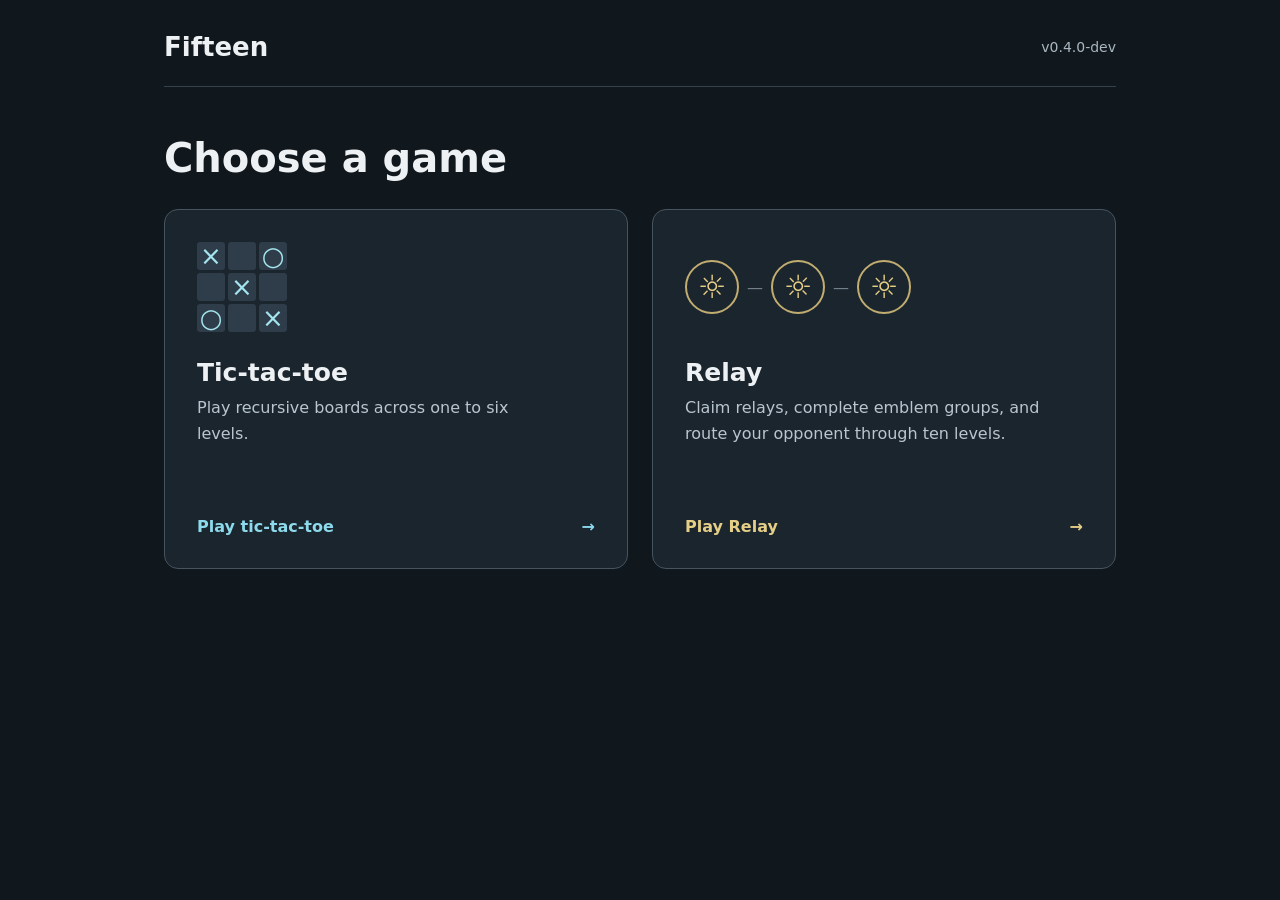
<file: index.html>
<!doctype html>
<html lang="en">
<head>
  <meta charset="utf-8">
  <meta name="viewport" content="width=device-width,initial-scale=1">
  <meta name="theme-color" content="#10171d">
  <title>Fifteen · Games</title>
  <link rel="stylesheet" href="collection.css?ui=collection">
</head>
<body>
  <main>
    <header><a class="brand" href="./">Fifteen</a><span>v0.4.0-dev</span></header>
    <h1>Choose a game</h1>
    <div class="games">
      <a class="game" href="tic-tac-toe/">
        <div class="board" aria-hidden="true"><i>×</i><i></i><i>○</i><i></i><i>×</i><i></i><i>○</i><i></i><i>×</i></div>
        <h2>Tic-tac-toe</h2>
        <p>Play recursive boards across one to six levels.</p>
        <span class="open">Play tic-tac-toe <b aria-hidden="true">→</b></span>
      </a>
      <a class="game relay" href="relay/">
        <div class="emblems" aria-hidden="true"><i>☼</i><span>—</span><i>☼</i><span>—</span><i>☼</i></div>
        <h2>Relay</h2>
        <p>Claim relays, complete emblem groups, and route your opponent through ten levels.</p>
        <span class="open">Play Relay <b aria-hidden="true">→</b></span>
      </a>
    </div>
  </main>
</body>
</html>
</file>
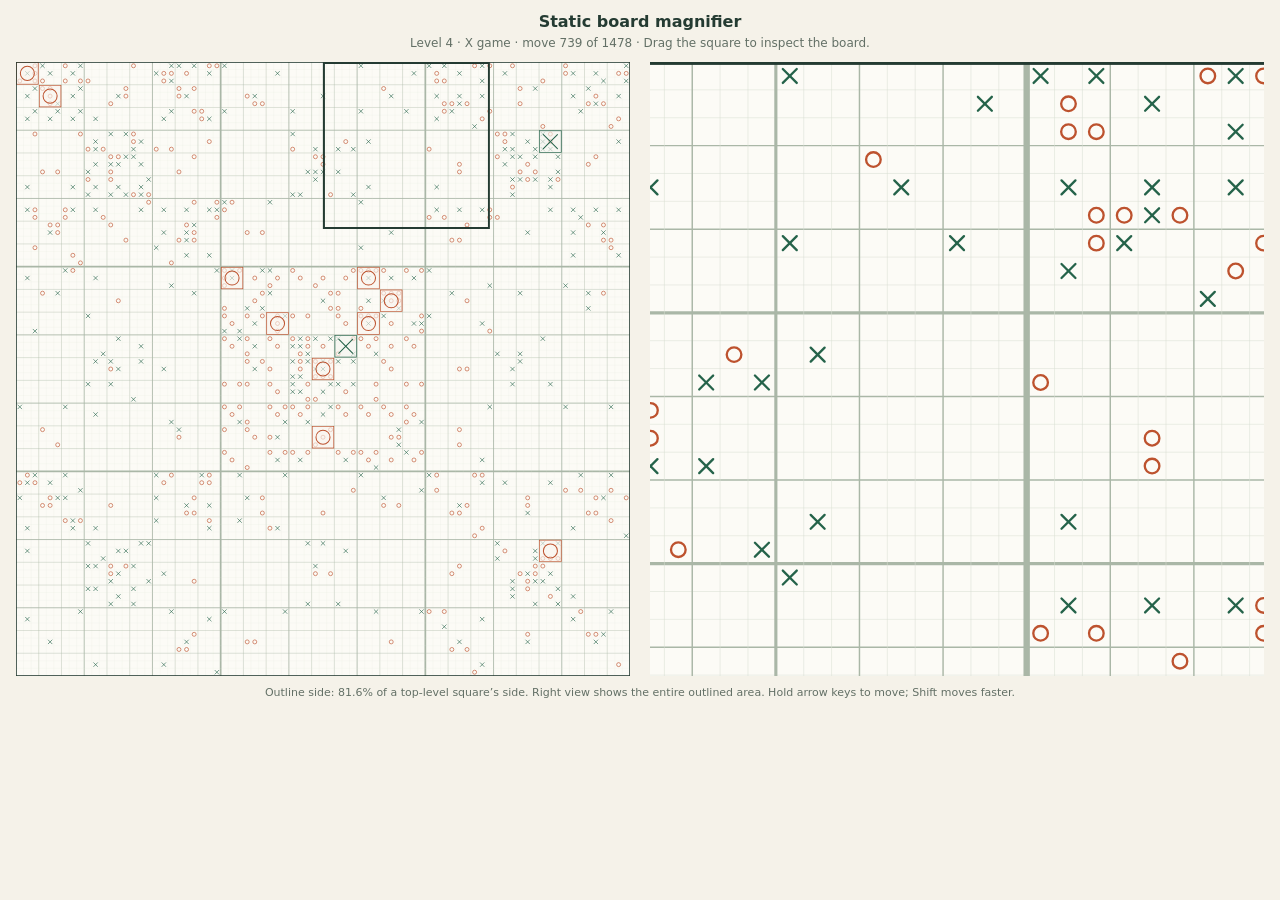
<file: board-magnifier.html>
<!doctype html>
<html lang="en">
<head>
<meta charset="utf-8"><meta name="viewport" content="width=device-width,initial-scale=1">
<title>Fifteen — Static board magnifier</title>
<style>
*{box-sizing:border-box}body{margin:0;background:#f5f2e9;color:#243b32;font:14px system-ui,sans-serif;min-height:100dvh;display:flex;flex-direction:column;align-items:center}
header{width:100%;padding:12px 16px;text-align:center}h1{font-size:16px;font-weight:600;margin:0 0 5px}p{margin:0;color:#637066;font-size:12px}
#workspace{display:flex;gap:20px;width:max-content;max-width:100%;padding:0 16px}
#stage,#detail{position:relative;width:min(calc((100vw - 52px)/2),calc(100dvh - 104px));aspect-ratio:1;background:#fcfbf6;flex:none}
#whole-board{display:block;width:100%;height:100%}
#lens{position:absolute;left:0;top:0;width:27.2%;aspect-ratio:1;cursor:grab;touch-action:none;user-select:none;background:transparent;will-change:transform}
#lens:active{cursor:grabbing}#lens:focus-visible{outline:3px solid #bd522e;outline-offset:3px}
#lens::after{content:"";position:absolute;inset:0;box-shadow:inset 0 0 0 2px #243b32;pointer-events:none}
#lens-picture{display:block;width:100%;height:100%;box-shadow:inset 0 0 0 1px #aab7a7}
footer{padding:10px 12px;text-align:center;color:#637066;font-size:11px}
</style>
</head>
<body>
<header><h1>Static board magnifier</h1><p>Level 4 · X game · move 739 of 1478 · Drag the square to inspect the board.</p></header>
<svg width="0" height="0" aria-hidden="true" style="position:absolute"><defs><g id="recorded-position"><title xmlns="http://www.w3.org/2000/svg" id="title">Level 4 game as X — Unfinished</title><desc xmlns="http://www.w3.org/2000/svg" id="description">Reconstructed from 739 recorded moves. Large centered X/O symbols indicate won boards; diamonds indicate drawn boards.</desc><metadata xmlns="http://www.w3.org/2000/svg">{"record": "level4-playstudy-x-readable-log.md", "levels": 4, "plies": 739, "checkpoint": true, "outcome": null, "rules": "fifteen.GameState.play", "last_move": {"ply": 739, "mark": "X", "path": [2, 3, 9, 1]}}</metadata><rect xmlns="http://www.w3.org/2000/svg" x="0" y="0" width="2016" height="2098" fill="#f5f2e9" /><text xmlns="http://www.w3.org/2000/svg" x="36" y="42" fill="#243b32" font-size="26" font-family="Arial, sans-serif" font-weight="bold">Level 4 · game as X · Unfinished</text><text xmlns="http://www.w3.org/2000/svg" x="36" y="73" fill="#243b32" font-size="16" font-family="Arial, sans-serif">739 moves · X green · O orange · diamond drawn</text><rect xmlns="http://www.w3.org/2000/svg" x="36" y="100" width="1944" height="1944" fill="#fcfbf6" /><rect xmlns="http://www.w3.org/2000/svg" x="972.0" y="1036.0" width="72.0" height="72.0" fill="#bd522e" fill-opacity=".055" /><rect xmlns="http://www.w3.org/2000/svg" x="1044.0" y="964.0" width="72.0" height="72.0" fill="#25634a" fill-opacity=".055" /><rect xmlns="http://www.w3.org/2000/svg" x="684.0" y="748.0" width="72.0" height="72.0" fill="#bd522e" fill-opacity=".055" /><rect xmlns="http://www.w3.org/2000/svg" x="828.0" y="892.0" width="72.0" height="72.0" fill="#bd522e" fill-opacity=".055" /><rect xmlns="http://www.w3.org/2000/svg" x="1188.0" y="820.0" width="72.0" height="72.0" fill="#bd522e" fill-opacity=".055" /><rect xmlns="http://www.w3.org/2000/svg" x="1116.0" y="748.0" width="72.0" height="72.0" fill="#bd522e" fill-opacity=".055" /><rect xmlns="http://www.w3.org/2000/svg" x="1116.0" y="892.0" width="72.0" height="72.0" fill="#bd522e" fill-opacity=".055" /><rect xmlns="http://www.w3.org/2000/svg" x="972.0" y="1252.0" width="72.0" height="72.0" fill="#bd522e" fill-opacity=".055" /><rect xmlns="http://www.w3.org/2000/svg" x="108.0" y="172.0" width="72.0" height="72.0" fill="#bd522e" fill-opacity=".055" /><rect xmlns="http://www.w3.org/2000/svg" x="36.0" y="100.0" width="72.0" height="72.0" fill="#bd522e" fill-opacity=".055" /><rect xmlns="http://www.w3.org/2000/svg" x="1692.0" y="316.0" width="72.0" height="72.0" fill="#25634a" fill-opacity=".055" /><rect xmlns="http://www.w3.org/2000/svg" x="1692.0" y="1612.0" width="72.0" height="72.0" fill="#bd522e" fill-opacity=".055" /><line xmlns="http://www.w3.org/2000/svg" x1="60" y1="100" x2="60" y2="2044" stroke="#d9dfd2" stroke-width="0.45" /><line xmlns="http://www.w3.org/2000/svg" x1="36" y1="124" x2="1980" y2="124" stroke="#d9dfd2" stroke-width="0.45" /><line xmlns="http://www.w3.org/2000/svg" x1="84" y1="100" x2="84" y2="2044" stroke="#d9dfd2" stroke-width="0.45" /><line xmlns="http://www.w3.org/2000/svg" x1="36" y1="148" x2="1980" y2="148" stroke="#d9dfd2" stroke-width="0.45" /><line xmlns="http://www.w3.org/2000/svg" x1="108" y1="100" x2="108" y2="2044" stroke="#aab7a7" stroke-width="1.25" /><line xmlns="http://www.w3.org/2000/svg" x1="36" y1="172" x2="1980" y2="172" stroke="#aab7a7" stroke-width="1.25" /><line xmlns="http://www.w3.org/2000/svg" x1="132" y1="100" x2="132" y2="2044" stroke="#d9dfd2" stroke-width="0.45" /><line xmlns="http://www.w3.org/2000/svg" x1="36" y1="196" x2="1980" y2="196" stroke="#d9dfd2" stroke-width="0.45" /><line xmlns="http://www.w3.org/2000/svg" x1="156" y1="100" x2="156" y2="2044" stroke="#d9dfd2" stroke-width="0.45" /><line xmlns="http://www.w3.org/2000/svg" x1="36" y1="220" x2="1980" y2="220" stroke="#d9dfd2" stroke-width="0.45" /><line xmlns="http://www.w3.org/2000/svg" x1="180" y1="100" x2="180" y2="2044" stroke="#aab7a7" stroke-width="1.25" /><line xmlns="http://www.w3.org/2000/svg" x1="36" y1="244" x2="1980" y2="244" stroke="#aab7a7" stroke-width="1.25" /><line xmlns="http://www.w3.org/2000/svg" x1="204" y1="100" x2="204" y2="2044" stroke="#d9dfd2" stroke-width="0.45" /><line xmlns="http://www.w3.org/2000/svg" x1="36" y1="268" x2="1980" y2="268" stroke="#d9dfd2" stroke-width="0.45" /><line xmlns="http://www.w3.org/2000/svg" x1="228" y1="100" x2="228" y2="2044" stroke="#d9dfd2" stroke-width="0.45" /><line xmlns="http://www.w3.org/2000/svg" x1="36" y1="292" x2="1980" y2="292" stroke="#d9dfd2" stroke-width="0.45" /><line xmlns="http://www.w3.org/2000/svg" x1="252" y1="100" x2="252" y2="2044" stroke="#aab7a7" stroke-width="2.7" /><line xmlns="http://www.w3.org/2000/svg" x1="36" y1="316" x2="1980" y2="316" stroke="#aab7a7" stroke-width="2.7" /><line xmlns="http://www.w3.org/2000/svg" x1="276" y1="100" x2="276" y2="2044" stroke="#d9dfd2" stroke-width="0.45" /><line xmlns="http://www.w3.org/2000/svg" x1="36" y1="340" x2="1980" y2="340" stroke="#d9dfd2" stroke-width="0.45" /><line xmlns="http://www.w3.org/2000/svg" x1="300" y1="100" x2="300" y2="2044" stroke="#d9dfd2" stroke-width="0.45" /><line xmlns="http://www.w3.org/2000/svg" x1="36" y1="364" x2="1980" y2="364" stroke="#d9dfd2" stroke-width="0.45" /><line xmlns="http://www.w3.org/2000/svg" x1="324" y1="100" x2="324" y2="2044" stroke="#aab7a7" stroke-width="1.25" /><line xmlns="http://www.w3.org/2000/svg" x1="36" y1="388" x2="1980" y2="388" stroke="#aab7a7" stroke-width="1.25" /><line xmlns="http://www.w3.org/2000/svg" x1="348" y1="100" x2="348" y2="2044" stroke="#d9dfd2" stroke-width="0.45" /><line xmlns="http://www.w3.org/2000/svg" x1="36" y1="412" x2="1980" y2="412" stroke="#d9dfd2" stroke-width="0.45" /><line xmlns="http://www.w3.org/2000/svg" x1="372" y1="100" x2="372" y2="2044" stroke="#d9dfd2" stroke-width="0.45" /><line xmlns="http://www.w3.org/2000/svg" x1="36" y1="436" x2="1980" y2="436" stroke="#d9dfd2" stroke-width="0.45" /><line xmlns="http://www.w3.org/2000/svg" x1="396" y1="100" x2="396" y2="2044" stroke="#aab7a7" stroke-width="1.25" /><line xmlns="http://www.w3.org/2000/svg" x1="36" y1="460" x2="1980" y2="460" stroke="#aab7a7" stroke-width="1.25" /><line xmlns="http://www.w3.org/2000/svg" x1="420" y1="100" x2="420" y2="2044" stroke="#d9dfd2" stroke-width="0.45" /><line xmlns="http://www.w3.org/2000/svg" x1="36" y1="484" x2="1980" y2="484" stroke="#d9dfd2" stroke-width="0.45" /><line xmlns="http://www.w3.org/2000/svg" x1="444" y1="100" x2="444" y2="2044" stroke="#d9dfd2" stroke-width="0.45" /><line xmlns="http://www.w3.org/2000/svg" x1="36" y1="508" x2="1980" y2="508" stroke="#d9dfd2" stroke-width="0.45" /><line xmlns="http://www.w3.org/2000/svg" x1="468" y1="100" x2="468" y2="2044" stroke="#aab7a7" stroke-width="2.7" /><line xmlns="http://www.w3.org/2000/svg" x1="36" y1="532" x2="1980" y2="532" stroke="#aab7a7" stroke-width="2.7" /><line xmlns="http://www.w3.org/2000/svg" x1="492" y1="100" x2="492" y2="2044" stroke="#d9dfd2" stroke-width="0.45" /><line xmlns="http://www.w3.org/2000/svg" x1="36" y1="556" x2="1980" y2="556" stroke="#d9dfd2" stroke-width="0.45" /><line xmlns="http://www.w3.org/2000/svg" x1="516" y1="100" x2="516" y2="2044" stroke="#d9dfd2" stroke-width="0.45" /><line xmlns="http://www.w3.org/2000/svg" x1="36" y1="580" x2="1980" y2="580" stroke="#d9dfd2" stroke-width="0.45" /><line xmlns="http://www.w3.org/2000/svg" x1="540" y1="100" x2="540" y2="2044" stroke="#aab7a7" stroke-width="1.25" /><line xmlns="http://www.w3.org/2000/svg" x1="36" y1="604" x2="1980" y2="604" stroke="#aab7a7" stroke-width="1.25" /><line xmlns="http://www.w3.org/2000/svg" x1="564" y1="100" x2="564" y2="2044" stroke="#d9dfd2" stroke-width="0.45" /><line xmlns="http://www.w3.org/2000/svg" x1="36" y1="628" x2="1980" y2="628" stroke="#d9dfd2" stroke-width="0.45" /><line xmlns="http://www.w3.org/2000/svg" x1="588" y1="100" x2="588" y2="2044" stroke="#d9dfd2" stroke-width="0.45" /><line xmlns="http://www.w3.org/2000/svg" x1="36" y1="652" x2="1980" y2="652" stroke="#d9dfd2" stroke-width="0.45" /><line xmlns="http://www.w3.org/2000/svg" x1="612" y1="100" x2="612" y2="2044" stroke="#aab7a7" stroke-width="1.25" /><line xmlns="http://www.w3.org/2000/svg" x1="36" y1="676" x2="1980" y2="676" stroke="#aab7a7" stroke-width="1.25" /><line xmlns="http://www.w3.org/2000/svg" x1="636" y1="100" x2="636" y2="2044" stroke="#d9dfd2" stroke-width="0.45" /><line xmlns="http://www.w3.org/2000/svg" x1="36" y1="700" x2="1980" y2="700" stroke="#d9dfd2" stroke-width="0.45" /><line xmlns="http://www.w3.org/2000/svg" x1="660" y1="100" x2="660" y2="2044" stroke="#d9dfd2" stroke-width="0.45" /><line xmlns="http://www.w3.org/2000/svg" x1="36" y1="724" x2="1980" y2="724" stroke="#d9dfd2" stroke-width="0.45" /><line xmlns="http://www.w3.org/2000/svg" x1="684" y1="100" x2="684" y2="2044" stroke="#aab7a7" stroke-width="5.5" /><line xmlns="http://www.w3.org/2000/svg" x1="36" y1="748" x2="1980" y2="748" stroke="#aab7a7" stroke-width="5.5" /><line xmlns="http://www.w3.org/2000/svg" x1="708" y1="100" x2="708" y2="2044" stroke="#d9dfd2" stroke-width="0.45" /><line xmlns="http://www.w3.org/2000/svg" x1="36" y1="772" x2="1980" y2="772" stroke="#d9dfd2" stroke-width="0.45" /><line xmlns="http://www.w3.org/2000/svg" x1="732" y1="100" x2="732" y2="2044" stroke="#d9dfd2" stroke-width="0.45" /><line xmlns="http://www.w3.org/2000/svg" x1="36" y1="796" x2="1980" y2="796" stroke="#d9dfd2" stroke-width="0.45" /><line xmlns="http://www.w3.org/2000/svg" x1="756" y1="100" x2="756" y2="2044" stroke="#aab7a7" stroke-width="1.25" /><line xmlns="http://www.w3.org/2000/svg" x1="36" y1="820" x2="1980" y2="820" stroke="#aab7a7" stroke-width="1.25" /><line xmlns="http://www.w3.org/2000/svg" x1="780" y1="100" x2="780" y2="2044" stroke="#d9dfd2" stroke-width="0.45" /><line xmlns="http://www.w3.org/2000/svg" x1="36" y1="844" x2="1980" y2="844" stroke="#d9dfd2" stroke-width="0.45" /><line xmlns="http://www.w3.org/2000/svg" x1="804" y1="100" x2="804" y2="2044" stroke="#d9dfd2" stroke-width="0.45" /><line xmlns="http://www.w3.org/2000/svg" x1="36" y1="868" x2="1980" y2="868" stroke="#d9dfd2" stroke-width="0.45" /><line xmlns="http://www.w3.org/2000/svg" x1="828" y1="100" x2="828" y2="2044" stroke="#aab7a7" stroke-width="1.25" /><line xmlns="http://www.w3.org/2000/svg" x1="36" y1="892" x2="1980" y2="892" stroke="#aab7a7" stroke-width="1.25" /><line xmlns="http://www.w3.org/2000/svg" x1="852" y1="100" x2="852" y2="2044" stroke="#d9dfd2" stroke-width="0.45" /><line xmlns="http://www.w3.org/2000/svg" x1="36" y1="916" x2="1980" y2="916" stroke="#d9dfd2" stroke-width="0.45" /><line xmlns="http://www.w3.org/2000/svg" x1="876" y1="100" x2="876" y2="2044" stroke="#d9dfd2" stroke-width="0.45" /><line xmlns="http://www.w3.org/2000/svg" x1="36" y1="940" x2="1980" y2="940" stroke="#d9dfd2" stroke-width="0.45" /><line xmlns="http://www.w3.org/2000/svg" x1="900" y1="100" x2="900" y2="2044" stroke="#aab7a7" stroke-width="2.7" /><line xmlns="http://www.w3.org/2000/svg" x1="36" y1="964" x2="1980" y2="964" stroke="#aab7a7" stroke-width="2.7" /><line xmlns="http://www.w3.org/2000/svg" x1="924" y1="100" x2="924" y2="2044" stroke="#d9dfd2" stroke-width="0.45" /><line xmlns="http://www.w3.org/2000/svg" x1="36" y1="988" x2="1980" y2="988" stroke="#d9dfd2" stroke-width="0.45" /><line xmlns="http://www.w3.org/2000/svg" x1="948" y1="100" x2="948" y2="2044" stroke="#d9dfd2" stroke-width="0.45" /><line xmlns="http://www.w3.org/2000/svg" x1="36" y1="1012" x2="1980" y2="1012" stroke="#d9dfd2" stroke-width="0.45" /><line xmlns="http://www.w3.org/2000/svg" x1="972" y1="100" x2="972" y2="2044" stroke="#aab7a7" stroke-width="1.25" /><line xmlns="http://www.w3.org/2000/svg" x1="36" y1="1036" x2="1980" y2="1036" stroke="#aab7a7" stroke-width="1.25" /><line xmlns="http://www.w3.org/2000/svg" x1="996" y1="100" x2="996" y2="2044" stroke="#d9dfd2" stroke-width="0.45" /><line xmlns="http://www.w3.org/2000/svg" x1="36" y1="1060" x2="1980" y2="1060" stroke="#d9dfd2" stroke-width="0.45" /><line xmlns="http://www.w3.org/2000/svg" x1="1020" y1="100" x2="1020" y2="2044" stroke="#d9dfd2" stroke-width="0.45" /><line xmlns="http://www.w3.org/2000/svg" x1="36" y1="1084" x2="1980" y2="1084" stroke="#d9dfd2" stroke-width="0.45" /><line xmlns="http://www.w3.org/2000/svg" x1="1044" y1="100" x2="1044" y2="2044" stroke="#aab7a7" stroke-width="1.25" /><line xmlns="http://www.w3.org/2000/svg" x1="36" y1="1108" x2="1980" y2="1108" stroke="#aab7a7" stroke-width="1.25" /><line xmlns="http://www.w3.org/2000/svg" x1="1068" y1="100" x2="1068" y2="2044" stroke="#d9dfd2" stroke-width="0.45" /><line xmlns="http://www.w3.org/2000/svg" x1="36" y1="1132" x2="1980" y2="1132" stroke="#d9dfd2" stroke-width="0.45" /><line xmlns="http://www.w3.org/2000/svg" x1="1092" y1="100" x2="1092" y2="2044" stroke="#d9dfd2" stroke-width="0.45" /><line xmlns="http://www.w3.org/2000/svg" x1="36" y1="1156" x2="1980" y2="1156" stroke="#d9dfd2" stroke-width="0.45" /><line xmlns="http://www.w3.org/2000/svg" x1="1116" y1="100" x2="1116" y2="2044" stroke="#aab7a7" stroke-width="2.7" /><line xmlns="http://www.w3.org/2000/svg" x1="36" y1="1180" x2="1980" y2="1180" stroke="#aab7a7" stroke-width="2.7" /><line xmlns="http://www.w3.org/2000/svg" x1="1140" y1="100" x2="1140" y2="2044" stroke="#d9dfd2" stroke-width="0.45" /><line xmlns="http://www.w3.org/2000/svg" x1="36" y1="1204" x2="1980" y2="1204" stroke="#d9dfd2" stroke-width="0.45" /><line xmlns="http://www.w3.org/2000/svg" x1="1164" y1="100" x2="1164" y2="2044" stroke="#d9dfd2" stroke-width="0.45" /><line xmlns="http://www.w3.org/2000/svg" x1="36" y1="1228" x2="1980" y2="1228" stroke="#d9dfd2" stroke-width="0.45" /><line xmlns="http://www.w3.org/2000/svg" x1="1188" y1="100" x2="1188" y2="2044" stroke="#aab7a7" stroke-width="1.25" /><line xmlns="http://www.w3.org/2000/svg" x1="36" y1="1252" x2="1980" y2="1252" stroke="#aab7a7" stroke-width="1.25" /><line xmlns="http://www.w3.org/2000/svg" x1="1212" y1="100" x2="1212" y2="2044" stroke="#d9dfd2" stroke-width="0.45" /><line xmlns="http://www.w3.org/2000/svg" x1="36" y1="1276" x2="1980" y2="1276" stroke="#d9dfd2" stroke-width="0.45" /><line xmlns="http://www.w3.org/2000/svg" x1="1236" y1="100" x2="1236" y2="2044" stroke="#d9dfd2" stroke-width="0.45" /><line xmlns="http://www.w3.org/2000/svg" x1="36" y1="1300" x2="1980" y2="1300" stroke="#d9dfd2" stroke-width="0.45" /><line xmlns="http://www.w3.org/2000/svg" x1="1260" y1="100" x2="1260" y2="2044" stroke="#aab7a7" stroke-width="1.25" /><line xmlns="http://www.w3.org/2000/svg" x1="36" y1="1324" x2="1980" y2="1324" stroke="#aab7a7" stroke-width="1.25" /><line xmlns="http://www.w3.org/2000/svg" x1="1284" y1="100" x2="1284" y2="2044" stroke="#d9dfd2" stroke-width="0.45" /><line xmlns="http://www.w3.org/2000/svg" x1="36" y1="1348" x2="1980" y2="1348" stroke="#d9dfd2" stroke-width="0.45" /><line xmlns="http://www.w3.org/2000/svg" x1="1308" y1="100" x2="1308" y2="2044" stroke="#d9dfd2" stroke-width="0.45" /><line xmlns="http://www.w3.org/2000/svg" x1="36" y1="1372" x2="1980" y2="1372" stroke="#d9dfd2" stroke-width="0.45" /><line xmlns="http://www.w3.org/2000/svg" x1="1332" y1="100" x2="1332" y2="2044" stroke="#aab7a7" stroke-width="5.5" /><line xmlns="http://www.w3.org/2000/svg" x1="36" y1="1396" x2="1980" y2="1396" stroke="#aab7a7" stroke-width="5.5" /><line xmlns="http://www.w3.org/2000/svg" x1="1356" y1="100" x2="1356" y2="2044" stroke="#d9dfd2" stroke-width="0.45" /><line xmlns="http://www.w3.org/2000/svg" x1="36" y1="1420" x2="1980" y2="1420" stroke="#d9dfd2" stroke-width="0.45" /><line xmlns="http://www.w3.org/2000/svg" x1="1380" y1="100" x2="1380" y2="2044" stroke="#d9dfd2" stroke-width="0.45" /><line xmlns="http://www.w3.org/2000/svg" x1="36" y1="1444" x2="1980" y2="1444" stroke="#d9dfd2" stroke-width="0.45" /><line xmlns="http://www.w3.org/2000/svg" x1="1404" y1="100" x2="1404" y2="2044" stroke="#aab7a7" stroke-width="1.25" /><line xmlns="http://www.w3.org/2000/svg" x1="36" y1="1468" x2="1980" y2="1468" stroke="#aab7a7" stroke-width="1.25" /><line xmlns="http://www.w3.org/2000/svg" x1="1428" y1="100" x2="1428" y2="2044" stroke="#d9dfd2" stroke-width="0.45" /><line xmlns="http://www.w3.org/2000/svg" x1="36" y1="1492" x2="1980" y2="1492" stroke="#d9dfd2" stroke-width="0.45" /><line xmlns="http://www.w3.org/2000/svg" x1="1452" y1="100" x2="1452" y2="2044" stroke="#d9dfd2" stroke-width="0.45" /><line xmlns="http://www.w3.org/2000/svg" x1="36" y1="1516" x2="1980" y2="1516" stroke="#d9dfd2" stroke-width="0.45" /><line xmlns="http://www.w3.org/2000/svg" x1="1476" y1="100" x2="1476" y2="2044" stroke="#aab7a7" stroke-width="1.25" /><line xmlns="http://www.w3.org/2000/svg" x1="36" y1="1540" x2="1980" y2="1540" stroke="#aab7a7" stroke-width="1.25" /><line xmlns="http://www.w3.org/2000/svg" x1="1500" y1="100" x2="1500" y2="2044" stroke="#d9dfd2" stroke-width="0.45" /><line xmlns="http://www.w3.org/2000/svg" x1="36" y1="1564" x2="1980" y2="1564" stroke="#d9dfd2" stroke-width="0.45" /><line xmlns="http://www.w3.org/2000/svg" x1="1524" y1="100" x2="1524" y2="2044" stroke="#d9dfd2" stroke-width="0.45" /><line xmlns="http://www.w3.org/2000/svg" x1="36" y1="1588" x2="1980" y2="1588" stroke="#d9dfd2" stroke-width="0.45" /><line xmlns="http://www.w3.org/2000/svg" x1="1548" y1="100" x2="1548" y2="2044" stroke="#aab7a7" stroke-width="2.7" /><line xmlns="http://www.w3.org/2000/svg" x1="36" y1="1612" x2="1980" y2="1612" stroke="#aab7a7" stroke-width="2.7" /><line xmlns="http://www.w3.org/2000/svg" x1="1572" y1="100" x2="1572" y2="2044" stroke="#d9dfd2" stroke-width="0.45" /><line xmlns="http://www.w3.org/2000/svg" x1="36" y1="1636" x2="1980" y2="1636" stroke="#d9dfd2" stroke-width="0.45" /><line xmlns="http://www.w3.org/2000/svg" x1="1596" y1="100" x2="1596" y2="2044" stroke="#d9dfd2" stroke-width="0.45" /><line xmlns="http://www.w3.org/2000/svg" x1="36" y1="1660" x2="1980" y2="1660" stroke="#d9dfd2" stroke-width="0.45" /><line xmlns="http://www.w3.org/2000/svg" x1="1620" y1="100" x2="1620" y2="2044" stroke="#aab7a7" stroke-width="1.25" /><line xmlns="http://www.w3.org/2000/svg" x1="36" y1="1684" x2="1980" y2="1684" stroke="#aab7a7" stroke-width="1.25" /><line xmlns="http://www.w3.org/2000/svg" x1="1644" y1="100" x2="1644" y2="2044" stroke="#d9dfd2" stroke-width="0.45" /><line xmlns="http://www.w3.org/2000/svg" x1="36" y1="1708" x2="1980" y2="1708" stroke="#d9dfd2" stroke-width="0.45" /><line xmlns="http://www.w3.org/2000/svg" x1="1668" y1="100" x2="1668" y2="2044" stroke="#d9dfd2" stroke-width="0.45" /><line xmlns="http://www.w3.org/2000/svg" x1="36" y1="1732" x2="1980" y2="1732" stroke="#d9dfd2" stroke-width="0.45" /><line xmlns="http://www.w3.org/2000/svg" x1="1692" y1="100" x2="1692" y2="2044" stroke="#aab7a7" stroke-width="1.25" /><line xmlns="http://www.w3.org/2000/svg" x1="36" y1="1756" x2="1980" y2="1756" stroke="#aab7a7" stroke-width="1.25" /><line xmlns="http://www.w3.org/2000/svg" x1="1716" y1="100" x2="1716" y2="2044" stroke="#d9dfd2" stroke-width="0.45" /><line xmlns="http://www.w3.org/2000/svg" x1="36" y1="1780" x2="1980" y2="1780" stroke="#d9dfd2" stroke-width="0.45" /><line xmlns="http://www.w3.org/2000/svg" x1="1740" y1="100" x2="1740" y2="2044" stroke="#d9dfd2" stroke-width="0.45" /><line xmlns="http://www.w3.org/2000/svg" x1="36" y1="1804" x2="1980" y2="1804" stroke="#d9dfd2" stroke-width="0.45" /><line xmlns="http://www.w3.org/2000/svg" x1="1764" y1="100" x2="1764" y2="2044" stroke="#aab7a7" stroke-width="2.7" /><line xmlns="http://www.w3.org/2000/svg" x1="36" y1="1828" x2="1980" y2="1828" stroke="#aab7a7" stroke-width="2.7" /><line xmlns="http://www.w3.org/2000/svg" x1="1788" y1="100" x2="1788" y2="2044" stroke="#d9dfd2" stroke-width="0.45" /><line xmlns="http://www.w3.org/2000/svg" x1="36" y1="1852" x2="1980" y2="1852" stroke="#d9dfd2" stroke-width="0.45" /><line xmlns="http://www.w3.org/2000/svg" x1="1812" y1="100" x2="1812" y2="2044" stroke="#d9dfd2" stroke-width="0.45" /><line xmlns="http://www.w3.org/2000/svg" x1="36" y1="1876" x2="1980" y2="1876" stroke="#d9dfd2" stroke-width="0.45" /><line xmlns="http://www.w3.org/2000/svg" x1="1836" y1="100" x2="1836" y2="2044" stroke="#aab7a7" stroke-width="1.25" /><line xmlns="http://www.w3.org/2000/svg" x1="36" y1="1900" x2="1980" y2="1900" stroke="#aab7a7" stroke-width="1.25" /><line xmlns="http://www.w3.org/2000/svg" x1="1860" y1="100" x2="1860" y2="2044" stroke="#d9dfd2" stroke-width="0.45" /><line xmlns="http://www.w3.org/2000/svg" x1="36" y1="1924" x2="1980" y2="1924" stroke="#d9dfd2" stroke-width="0.45" /><line xmlns="http://www.w3.org/2000/svg" x1="1884" y1="100" x2="1884" y2="2044" stroke="#d9dfd2" stroke-width="0.45" /><line xmlns="http://www.w3.org/2000/svg" x1="36" y1="1948" x2="1980" y2="1948" stroke="#d9dfd2" stroke-width="0.45" /><line xmlns="http://www.w3.org/2000/svg" x1="1908" y1="100" x2="1908" y2="2044" stroke="#aab7a7" stroke-width="1.25" /><line xmlns="http://www.w3.org/2000/svg" x1="36" y1="1972" x2="1980" y2="1972" stroke="#aab7a7" stroke-width="1.25" /><line xmlns="http://www.w3.org/2000/svg" x1="1932" y1="100" x2="1932" y2="2044" stroke="#d9dfd2" stroke-width="0.45" /><line xmlns="http://www.w3.org/2000/svg" x1="36" y1="1996" x2="1980" y2="1996" stroke="#d9dfd2" stroke-width="0.45" /><line xmlns="http://www.w3.org/2000/svg" x1="1956" y1="100" x2="1956" y2="2044" stroke="#d9dfd2" stroke-width="0.45" /><line xmlns="http://www.w3.org/2000/svg" x1="36" y1="2020" x2="1980" y2="2020" stroke="#d9dfd2" stroke-width="0.45" /><rect xmlns="http://www.w3.org/2000/svg" x="973.5" y="1037.5" width="69.0" height="69.0" fill="none" stroke="#bd522e" stroke-width="1.7" stroke-opacity=".65" /><rect xmlns="http://www.w3.org/2000/svg" x="1045.5" y="965.5" width="69.0" height="69.0" fill="none" stroke="#25634a" stroke-width="1.7" stroke-opacity=".65" /><rect xmlns="http://www.w3.org/2000/svg" x="685.5" y="749.5" width="69.0" height="69.0" fill="none" stroke="#bd522e" stroke-width="1.7" stroke-opacity=".65" /><rect xmlns="http://www.w3.org/2000/svg" x="829.5" y="893.5" width="69.0" height="69.0" fill="none" stroke="#bd522e" stroke-width="1.7" stroke-opacity=".65" /><rect xmlns="http://www.w3.org/2000/svg" x="1189.5" y="821.5" width="69.0" height="69.0" fill="none" stroke="#bd522e" stroke-width="1.7" stroke-opacity=".65" /><rect xmlns="http://www.w3.org/2000/svg" x="1117.5" y="749.5" width="69.0" height="69.0" fill="none" stroke="#bd522e" stroke-width="1.7" stroke-opacity=".65" /><rect xmlns="http://www.w3.org/2000/svg" x="1117.5" y="893.5" width="69.0" height="69.0" fill="none" stroke="#bd522e" stroke-width="1.7" stroke-opacity=".65" /><rect xmlns="http://www.w3.org/2000/svg" x="973.5" y="1253.5" width="69.0" height="69.0" fill="none" stroke="#bd522e" stroke-width="1.7" stroke-opacity=".65" /><rect xmlns="http://www.w3.org/2000/svg" x="109.5" y="173.5" width="69.0" height="69.0" fill="none" stroke="#bd522e" stroke-width="1.7" stroke-opacity=".65" /><rect xmlns="http://www.w3.org/2000/svg" x="37.5" y="101.5" width="69.0" height="69.0" fill="none" stroke="#bd522e" stroke-width="1.7" stroke-opacity=".65" /><rect xmlns="http://www.w3.org/2000/svg" x="1693.5" y="317.5" width="69.0" height="69.0" fill="none" stroke="#25634a" stroke-width="1.7" stroke-opacity=".65" /><rect xmlns="http://www.w3.org/2000/svg" x="1693.5" y="1613.5" width="69.0" height="69.0" fill="none" stroke="#bd522e" stroke-width="1.7" stroke-opacity=".65" /><circle xmlns="http://www.w3.org/2000/svg" cx="984.0" cy="1048.0" r="6.3" stroke="#bd522e" stroke-width="2" fill="none" /><line xmlns="http://www.w3.org/2000/svg" x1="1002.0" y1="1054.0" x2="1014.0" y2="1042.0" stroke-linecap="round" stroke="#25634a" stroke-width="2" fill="none" /><line xmlns="http://www.w3.org/2000/svg" x1="1002.0" y1="1042.0" x2="1014.0" y2="1054.0" stroke-linecap="round" stroke="#25634a" stroke-width="2" fill="none" /><circle xmlns="http://www.w3.org/2000/svg" cx="1032.0" cy="1048.0" r="6.3" stroke="#bd522e" stroke-width="2" fill="none" /><line xmlns="http://www.w3.org/2000/svg" x1="978.0" y1="1078.0" x2="990.0" y2="1066.0" stroke-linecap="round" stroke="#25634a" stroke-width="2" fill="none" /><line xmlns="http://www.w3.org/2000/svg" x1="978.0" y1="1066.0" x2="990.0" y2="1078.0" stroke-linecap="round" stroke="#25634a" stroke-width="2" fill="none" /><line xmlns="http://www.w3.org/2000/svg" x1="1002.0" y1="1078.0" x2="1014.0" y2="1066.0" stroke-linecap="round" stroke="#25634a" stroke-width="2" fill="none" /><line xmlns="http://www.w3.org/2000/svg" x1="1002.0" y1="1066.0" x2="1014.0" y2="1078.0" stroke-linecap="round" stroke="#25634a" stroke-width="2" fill="none" /><circle xmlns="http://www.w3.org/2000/svg" cx="984.0" cy="1096.0" r="6.3" stroke="#bd522e" stroke-width="2" fill="none" /><circle xmlns="http://www.w3.org/2000/svg" cx="1008.0" cy="1096.0" r="6.3" stroke="#bd522e" stroke-width="2" fill="none" /><circle xmlns="http://www.w3.org/2000/svg" cx="1032.0" cy="1096.0" r="6.3" stroke="#bd522e" stroke-width="2" fill="none" /><circle xmlns="http://www.w3.org/2000/svg" cx="912.0" cy="976.0" r="6.3" stroke="#bd522e" stroke-width="2" fill="none" /><line xmlns="http://www.w3.org/2000/svg" x1="930.0" y1="982.0" x2="942.0" y2="970.0" stroke-linecap="round" stroke="#25634a" stroke-width="2" fill="none" /><line xmlns="http://www.w3.org/2000/svg" x1="930.0" y1="970.0" x2="942.0" y2="982.0" stroke-linecap="round" stroke="#25634a" stroke-width="2" fill="none" /><circle xmlns="http://www.w3.org/2000/svg" cx="960.0" cy="976.0" r="6.3" stroke="#bd522e" stroke-width="2" fill="none" /><line xmlns="http://www.w3.org/2000/svg" x1="906.0" y1="1006.0" x2="918.0" y2="994.0" stroke-linecap="round" stroke="#25634a" stroke-width="2" fill="none" /><line xmlns="http://www.w3.org/2000/svg" x1="906.0" y1="994.0" x2="918.0" y2="1006.0" stroke-linecap="round" stroke="#25634a" stroke-width="2" fill="none" /><line xmlns="http://www.w3.org/2000/svg" x1="930.0" y1="1006.0" x2="942.0" y2="994.0" stroke-linecap="round" stroke="#25634a" stroke-width="2" fill="none" /><line xmlns="http://www.w3.org/2000/svg" x1="930.0" y1="994.0" x2="942.0" y2="1006.0" stroke-linecap="round" stroke="#25634a" stroke-width="2" fill="none" /><circle xmlns="http://www.w3.org/2000/svg" cx="960.0" cy="1000.0" r="6.3" stroke="#bd522e" stroke-width="2" fill="none" /><circle xmlns="http://www.w3.org/2000/svg" cx="936.0" cy="1024.0" r="6.3" stroke="#bd522e" stroke-width="2" fill="none" /><line xmlns="http://www.w3.org/2000/svg" x1="954.0" y1="1030.0" x2="966.0" y2="1018.0" stroke-linecap="round" stroke="#25634a" stroke-width="2" fill="none" /><line xmlns="http://www.w3.org/2000/svg" x1="954.0" y1="1018.0" x2="966.0" y2="1030.0" stroke-linecap="round" stroke="#25634a" stroke-width="2" fill="none" /><line xmlns="http://www.w3.org/2000/svg" x1="1050.0" y1="982.0" x2="1062.0" y2="970.0" stroke-linecap="round" stroke="#25634a" stroke-width="2" fill="none" /><line xmlns="http://www.w3.org/2000/svg" x1="1050.0" y1="970.0" x2="1062.0" y2="982.0" stroke-linecap="round" stroke="#25634a" stroke-width="2" fill="none" /><circle xmlns="http://www.w3.org/2000/svg" cx="1104.0" cy="976.0" r="6.3" stroke="#bd522e" stroke-width="2" fill="none" /><line xmlns="http://www.w3.org/2000/svg" x1="1074.0" y1="1006.0" x2="1086.0" y2="994.0" stroke-linecap="round" stroke="#25634a" stroke-width="2" fill="none" /><line xmlns="http://www.w3.org/2000/svg" x1="1074.0" y1="994.0" x2="1086.0" y2="1006.0" stroke-linecap="round" stroke="#25634a" stroke-width="2" fill="none" /><circle xmlns="http://www.w3.org/2000/svg" cx="1056.0" cy="1024.0" r="6.3" stroke="#bd522e" stroke-width="2" fill="none" /><line xmlns="http://www.w3.org/2000/svg" x1="1098.0" y1="1030.0" x2="1110.0" y2="1018.0" stroke-linecap="round" stroke="#25634a" stroke-width="2" fill="none" /><line xmlns="http://www.w3.org/2000/svg" x1="1098.0" y1="1018.0" x2="1110.0" y2="1030.0" stroke-linecap="round" stroke="#25634a" stroke-width="2" fill="none" /><line xmlns="http://www.w3.org/2000/svg" x1="978.0" y1="982.0" x2="990.0" y2="970.0" stroke-linecap="round" stroke="#25634a" stroke-width="2" fill="none" /><line xmlns="http://www.w3.org/2000/svg" x1="978.0" y1="970.0" x2="990.0" y2="982.0" stroke-linecap="round" stroke="#25634a" stroke-width="2" fill="none" /><line xmlns="http://www.w3.org/2000/svg" x1="1026.0" y1="982.0" x2="1038.0" y2="970.0" stroke-linecap="round" stroke="#25634a" stroke-width="2" fill="none" /><line xmlns="http://www.w3.org/2000/svg" x1="1026.0" y1="970.0" x2="1038.0" y2="982.0" stroke-linecap="round" stroke="#25634a" stroke-width="2" fill="none" /><circle xmlns="http://www.w3.org/2000/svg" cx="1008.0" cy="1000.0" r="6.3" stroke="#bd522e" stroke-width="2" fill="none" /><line xmlns="http://www.w3.org/2000/svg" x1="906.0" y1="1126.0" x2="918.0" y2="1114.0" stroke-linecap="round" stroke="#25634a" stroke-width="2" fill="none" /><line xmlns="http://www.w3.org/2000/svg" x1="906.0" y1="1114.0" x2="918.0" y2="1126.0" stroke-linecap="round" stroke="#25634a" stroke-width="2" fill="none" /><circle xmlns="http://www.w3.org/2000/svg" cx="960.0" cy="1120.0" r="6.3" stroke="#bd522e" stroke-width="2" fill="none" /><line xmlns="http://www.w3.org/2000/svg" x1="906.0" y1="1150.0" x2="918.0" y2="1138.0" stroke-linecap="round" stroke="#25634a" stroke-width="2" fill="none" /><line xmlns="http://www.w3.org/2000/svg" x1="906.0" y1="1138.0" x2="918.0" y2="1150.0" stroke-linecap="round" stroke="#25634a" stroke-width="2" fill="none" /><line xmlns="http://www.w3.org/2000/svg" x1="930.0" y1="1150.0" x2="942.0" y2="1138.0" stroke-linecap="round" stroke="#25634a" stroke-width="2" fill="none" /><line xmlns="http://www.w3.org/2000/svg" x1="930.0" y1="1138.0" x2="942.0" y2="1150.0" stroke-linecap="round" stroke="#25634a" stroke-width="2" fill="none" /><circle xmlns="http://www.w3.org/2000/svg" cx="960.0" cy="1168.0" r="6.3" stroke="#bd522e" stroke-width="2" fill="none" /><line xmlns="http://www.w3.org/2000/svg" x1="1026.0" y1="1126.0" x2="1038.0" y2="1114.0" stroke-linecap="round" stroke="#25634a" stroke-width="2" fill="none" /><line xmlns="http://www.w3.org/2000/svg" x1="1026.0" y1="1114.0" x2="1038.0" y2="1126.0" stroke-linecap="round" stroke="#25634a" stroke-width="2" fill="none" /><line xmlns="http://www.w3.org/2000/svg" x1="1002.0" y1="1150.0" x2="1014.0" y2="1138.0" stroke-linecap="round" stroke="#25634a" stroke-width="2" fill="none" /><line xmlns="http://www.w3.org/2000/svg" x1="1002.0" y1="1138.0" x2="1014.0" y2="1150.0" stroke-linecap="round" stroke="#25634a" stroke-width="2" fill="none" /><circle xmlns="http://www.w3.org/2000/svg" cx="984.0" cy="1168.0" r="6.3" stroke="#bd522e" stroke-width="2" fill="none" /><line xmlns="http://www.w3.org/2000/svg" x1="906.0" y1="1054.0" x2="918.0" y2="1042.0" stroke-linecap="round" stroke="#25634a" stroke-width="2" fill="none" /><line xmlns="http://www.w3.org/2000/svg" x1="906.0" y1="1042.0" x2="918.0" y2="1054.0" stroke-linecap="round" stroke="#25634a" stroke-width="2" fill="none" /><circle xmlns="http://www.w3.org/2000/svg" cx="936.0" cy="1048.0" r="6.3" stroke="#bd522e" stroke-width="2" fill="none" /><line xmlns="http://www.w3.org/2000/svg" x1="954.0" y1="1054.0" x2="966.0" y2="1042.0" stroke-linecap="round" stroke="#25634a" stroke-width="2" fill="none" /><line xmlns="http://www.w3.org/2000/svg" x1="954.0" y1="1042.0" x2="966.0" y2="1054.0" stroke-linecap="round" stroke="#25634a" stroke-width="2" fill="none" /><circle xmlns="http://www.w3.org/2000/svg" cx="936.0" cy="1072.0" r="6.3" stroke="#bd522e" stroke-width="2" fill="none" /><line xmlns="http://www.w3.org/2000/svg" x1="906.0" y1="1102.0" x2="918.0" y2="1090.0" stroke-linecap="round" stroke="#25634a" stroke-width="2" fill="none" /><line xmlns="http://www.w3.org/2000/svg" x1="906.0" y1="1090.0" x2="918.0" y2="1102.0" stroke-linecap="round" stroke="#25634a" stroke-width="2" fill="none" /><line xmlns="http://www.w3.org/2000/svg" x1="930.0" y1="1102.0" x2="942.0" y2="1090.0" stroke-linecap="round" stroke="#25634a" stroke-width="2" fill="none" /><line xmlns="http://www.w3.org/2000/svg" x1="930.0" y1="1090.0" x2="942.0" y2="1102.0" stroke-linecap="round" stroke="#25634a" stroke-width="2" fill="none" /><line xmlns="http://www.w3.org/2000/svg" x1="1050.0" y1="1126.0" x2="1062.0" y2="1114.0" stroke-linecap="round" stroke="#25634a" stroke-width="2" fill="none" /><line xmlns="http://www.w3.org/2000/svg" x1="1050.0" y1="1114.0" x2="1062.0" y2="1126.0" stroke-linecap="round" stroke="#25634a" stroke-width="2" fill="none" /><line xmlns="http://www.w3.org/2000/svg" x1="1098.0" y1="1126.0" x2="1110.0" y2="1114.0" stroke-linecap="round" stroke="#25634a" stroke-width="2" fill="none" /><line xmlns="http://www.w3.org/2000/svg" x1="1098.0" y1="1114.0" x2="1110.0" y2="1126.0" stroke-linecap="round" stroke="#25634a" stroke-width="2" fill="none" /><circle xmlns="http://www.w3.org/2000/svg" cx="1080.0" cy="1144.0" r="6.3" stroke="#bd522e" stroke-width="2" fill="none" /><line xmlns="http://www.w3.org/2000/svg" x1="1050.0" y1="1054.0" x2="1062.0" y2="1042.0" stroke-linecap="round" stroke="#25634a" stroke-width="2" fill="none" /><line xmlns="http://www.w3.org/2000/svg" x1="1050.0" y1="1042.0" x2="1062.0" y2="1054.0" stroke-linecap="round" stroke="#25634a" stroke-width="2" fill="none" /><line xmlns="http://www.w3.org/2000/svg" x1="1098.0" y1="1054.0" x2="1110.0" y2="1042.0" stroke-linecap="round" stroke="#25634a" stroke-width="2" fill="none" /><line xmlns="http://www.w3.org/2000/svg" x1="1098.0" y1="1042.0" x2="1110.0" y2="1054.0" stroke-linecap="round" stroke="#25634a" stroke-width="2" fill="none" /><circle xmlns="http://www.w3.org/2000/svg" cx="816.0" cy="832.0" r="6.3" stroke="#bd522e" stroke-width="2" fill="none" /><circle xmlns="http://www.w3.org/2000/svg" cx="792.0" cy="856.0" r="6.3" stroke="#bd522e" stroke-width="2" fill="none" /><line xmlns="http://www.w3.org/2000/svg" x1="762.0" y1="886.0" x2="774.0" y2="874.0" stroke-linecap="round" stroke="#25634a" stroke-width="2" fill="none" /><line xmlns="http://www.w3.org/2000/svg" x1="762.0" y1="874.0" x2="774.0" y2="886.0" stroke-linecap="round" stroke="#25634a" stroke-width="2" fill="none" /><line xmlns="http://www.w3.org/2000/svg" x1="810.0" y1="886.0" x2="822.0" y2="874.0" stroke-linecap="round" stroke="#25634a" stroke-width="2" fill="none" /><line xmlns="http://www.w3.org/2000/svg" x1="810.0" y1="874.0" x2="822.0" y2="886.0" stroke-linecap="round" stroke="#25634a" stroke-width="2" fill="none" /><circle xmlns="http://www.w3.org/2000/svg" cx="696.0" cy="760.0" r="6.3" stroke="#bd522e" stroke-width="2" fill="none" /><line xmlns="http://www.w3.org/2000/svg" x1="714.0" y1="766.0" x2="726.0" y2="754.0" stroke-linecap="round" stroke="#25634a" stroke-width="2" fill="none" /><line xmlns="http://www.w3.org/2000/svg" x1="714.0" y1="754.0" x2="726.0" y2="766.0" stroke-linecap="round" stroke="#25634a" stroke-width="2" fill="none" /><circle xmlns="http://www.w3.org/2000/svg" cx="744.0" cy="760.0" r="6.3" stroke="#bd522e" stroke-width="2" fill="none" /><circle xmlns="http://www.w3.org/2000/svg" cx="696.0" cy="784.0" r="6.3" stroke="#bd522e" stroke-width="2" fill="none" /><line xmlns="http://www.w3.org/2000/svg" x1="714.0" y1="790.0" x2="726.0" y2="778.0" stroke-linecap="round" stroke="#25634a" stroke-width="2" fill="none" /><line xmlns="http://www.w3.org/2000/svg" x1="714.0" y1="778.0" x2="726.0" y2="790.0" stroke-linecap="round" stroke="#25634a" stroke-width="2" fill="none" /><circle xmlns="http://www.w3.org/2000/svg" cx="696.0" cy="808.0" r="6.3" stroke="#bd522e" stroke-width="2" fill="none" /><line xmlns="http://www.w3.org/2000/svg" x1="834.0" y1="766.0" x2="846.0" y2="754.0" stroke-linecap="round" stroke="#25634a" stroke-width="2" fill="none" /><line xmlns="http://www.w3.org/2000/svg" x1="834.0" y1="754.0" x2="846.0" y2="766.0" stroke-linecap="round" stroke="#25634a" stroke-width="2" fill="none" /><circle xmlns="http://www.w3.org/2000/svg" cx="864.0" cy="784.0" r="6.3" stroke="#bd522e" stroke-width="2" fill="none" /><circle xmlns="http://www.w3.org/2000/svg" cx="840.0" cy="808.0" r="6.3" stroke="#bd522e" stroke-width="2" fill="none" /><line xmlns="http://www.w3.org/2000/svg" x1="810.0" y1="766.0" x2="822.0" y2="754.0" stroke-linecap="round" stroke="#25634a" stroke-width="2" fill="none" /><line xmlns="http://www.w3.org/2000/svg" x1="810.0" y1="754.0" x2="822.0" y2="766.0" stroke-linecap="round" stroke="#25634a" stroke-width="2" fill="none" /><circle xmlns="http://www.w3.org/2000/svg" cx="792.0" cy="784.0" r="6.3" stroke="#bd522e" stroke-width="2" fill="none" /><circle xmlns="http://www.w3.org/2000/svg" cx="768.0" cy="904.0" r="6.3" stroke="#bd522e" stroke-width="2" fill="none" /><circle xmlns="http://www.w3.org/2000/svg" cx="816.0" cy="904.0" r="6.3" stroke="#bd522e" stroke-width="2" fill="none" /><line xmlns="http://www.w3.org/2000/svg" x1="786.0" y1="934.0" x2="798.0" y2="922.0" stroke-linecap="round" stroke="#25634a" stroke-width="2" fill="none" /><line xmlns="http://www.w3.org/2000/svg" x1="786.0" y1="922.0" x2="798.0" y2="934.0" stroke-linecap="round" stroke="#25634a" stroke-width="2" fill="none" /><circle xmlns="http://www.w3.org/2000/svg" cx="696.0" cy="904.0" r="6.3" stroke="#bd522e" stroke-width="2" fill="none" /><circle xmlns="http://www.w3.org/2000/svg" cx="720.0" cy="928.0" r="6.3" stroke="#bd522e" stroke-width="2" fill="none" /><line xmlns="http://www.w3.org/2000/svg" x1="690.0" y1="958.0" x2="702.0" y2="946.0" stroke-linecap="round" stroke="#25634a" stroke-width="2" fill="none" /><line xmlns="http://www.w3.org/2000/svg" x1="690.0" y1="946.0" x2="702.0" y2="958.0" stroke-linecap="round" stroke="#25634a" stroke-width="2" fill="none" /><line xmlns="http://www.w3.org/2000/svg" x1="738.0" y1="958.0" x2="750.0" y2="946.0" stroke-linecap="round" stroke="#25634a" stroke-width="2" fill="none" /><line xmlns="http://www.w3.org/2000/svg" x1="738.0" y1="946.0" x2="750.0" y2="958.0" stroke-linecap="round" stroke="#25634a" stroke-width="2" fill="none" /><circle xmlns="http://www.w3.org/2000/svg" cx="696.0" cy="880.0" r="6.3" stroke="#bd522e" stroke-width="2" fill="none" /><circle xmlns="http://www.w3.org/2000/svg" cx="864.0" cy="904.0" r="6.3" stroke="#bd522e" stroke-width="2" fill="none" /><line xmlns="http://www.w3.org/2000/svg" x1="882.0" y1="910.0" x2="894.0" y2="898.0" stroke-linecap="round" stroke="#25634a" stroke-width="2" fill="none" /><line xmlns="http://www.w3.org/2000/svg" x1="882.0" y1="898.0" x2="894.0" y2="910.0" stroke-linecap="round" stroke="#25634a" stroke-width="2" fill="none" /><circle xmlns="http://www.w3.org/2000/svg" cx="864.0" cy="928.0" r="6.3" stroke="#bd522e" stroke-width="2" fill="none" /><circle xmlns="http://www.w3.org/2000/svg" cx="864.0" cy="952.0" r="6.3" stroke="#bd522e" stroke-width="2" fill="none" /><line xmlns="http://www.w3.org/2000/svg" x1="834.0" y1="838.0" x2="846.0" y2="826.0" stroke-linecap="round" stroke="#25634a" stroke-width="2" fill="none" /><line xmlns="http://www.w3.org/2000/svg" x1="834.0" y1="826.0" x2="846.0" y2="838.0" stroke-linecap="round" stroke="#25634a" stroke-width="2" fill="none" /><circle xmlns="http://www.w3.org/2000/svg" cx="1200.0" cy="832.0" r="6.3" stroke="#bd522e" stroke-width="2" fill="none" /><circle xmlns="http://www.w3.org/2000/svg" cx="1224.0" cy="832.0" r="6.3" stroke="#bd522e" stroke-width="2" fill="none" /><circle xmlns="http://www.w3.org/2000/svg" cx="1248.0" cy="832.0" r="6.3" stroke="#bd522e" stroke-width="2" fill="none" /><line xmlns="http://www.w3.org/2000/svg" x1="1194.0" y1="862.0" x2="1206.0" y2="850.0" stroke-linecap="round" stroke="#25634a" stroke-width="2" fill="none" /><line xmlns="http://www.w3.org/2000/svg" x1="1194.0" y1="850.0" x2="1206.0" y2="862.0" stroke-linecap="round" stroke="#25634a" stroke-width="2" fill="none" /><circle xmlns="http://www.w3.org/2000/svg" cx="1224.0" cy="856.0" r="6.3" stroke="#bd522e" stroke-width="2" fill="none" /><circle xmlns="http://www.w3.org/2000/svg" cx="1248.0" cy="856.0" r="6.3" stroke="#bd522e" stroke-width="2" fill="none" /><line xmlns="http://www.w3.org/2000/svg" x1="1242.0" y1="886.0" x2="1254.0" y2="874.0" stroke-linecap="round" stroke="#25634a" stroke-width="2" fill="none" /><line xmlns="http://www.w3.org/2000/svg" x1="1242.0" y1="874.0" x2="1254.0" y2="886.0" stroke-linecap="round" stroke="#25634a" stroke-width="2" fill="none" /><circle xmlns="http://www.w3.org/2000/svg" cx="1128.0" cy="760.0" r="6.3" stroke="#bd522e" stroke-width="2" fill="none" /><circle xmlns="http://www.w3.org/2000/svg" cx="1152.0" cy="760.0" r="6.3" stroke="#bd522e" stroke-width="2" fill="none" /><circle xmlns="http://www.w3.org/2000/svg" cx="1176.0" cy="760.0" r="6.3" stroke="#bd522e" stroke-width="2" fill="none" /><line xmlns="http://www.w3.org/2000/svg" x1="1146.0" y1="790.0" x2="1158.0" y2="778.0" stroke-linecap="round" stroke="#25634a" stroke-width="2" fill="none" /><line xmlns="http://www.w3.org/2000/svg" x1="1146.0" y1="778.0" x2="1158.0" y2="790.0" stroke-linecap="round" stroke="#25634a" stroke-width="2" fill="none" /><circle xmlns="http://www.w3.org/2000/svg" cx="1272.0" cy="760.0" r="6.3" stroke="#bd522e" stroke-width="2" fill="none" /><circle xmlns="http://www.w3.org/2000/svg" cx="1320.0" cy="760.0" r="6.3" stroke="#bd522e" stroke-width="2" fill="none" /><line xmlns="http://www.w3.org/2000/svg" x1="1290.0" y1="790.0" x2="1302.0" y2="778.0" stroke-linecap="round" stroke="#25634a" stroke-width="2" fill="none" /><line xmlns="http://www.w3.org/2000/svg" x1="1290.0" y1="778.0" x2="1302.0" y2="790.0" stroke-linecap="round" stroke="#25634a" stroke-width="2" fill="none" /><circle xmlns="http://www.w3.org/2000/svg" cx="1128.0" cy="904.0" r="6.3" stroke="#bd522e" stroke-width="2" fill="none" /><circle xmlns="http://www.w3.org/2000/svg" cx="1152.0" cy="904.0" r="6.3" stroke="#bd522e" stroke-width="2" fill="none" /><circle xmlns="http://www.w3.org/2000/svg" cx="1176.0" cy="904.0" r="6.3" stroke="#bd522e" stroke-width="2" fill="none" /><line xmlns="http://www.w3.org/2000/svg" x1="1146.0" y1="934.0" x2="1158.0" y2="922.0" stroke-linecap="round" stroke="#25634a" stroke-width="2" fill="none" /><line xmlns="http://www.w3.org/2000/svg" x1="1146.0" y1="922.0" x2="1158.0" y2="934.0" stroke-linecap="round" stroke="#25634a" stroke-width="2" fill="none" /><circle xmlns="http://www.w3.org/2000/svg" cx="1320.0" cy="904.0" r="6.3" stroke="#bd522e" stroke-width="2" fill="none" /><line xmlns="http://www.w3.org/2000/svg" x1="1290.0" y1="934.0" x2="1302.0" y2="922.0" stroke-linecap="round" stroke="#25634a" stroke-width="2" fill="none" /><line xmlns="http://www.w3.org/2000/svg" x1="1290.0" y1="922.0" x2="1302.0" y2="934.0" stroke-linecap="round" stroke="#25634a" stroke-width="2" fill="none" /><line xmlns="http://www.w3.org/2000/svg" x1="1314.0" y1="934.0" x2="1326.0" y2="922.0" stroke-linecap="round" stroke="#25634a" stroke-width="2" fill="none" /><line xmlns="http://www.w3.org/2000/svg" x1="1314.0" y1="922.0" x2="1326.0" y2="934.0" stroke-linecap="round" stroke="#25634a" stroke-width="2" fill="none" /><circle xmlns="http://www.w3.org/2000/svg" cx="1320.0" cy="952.0" r="6.3" stroke="#bd522e" stroke-width="2" fill="none" /><circle xmlns="http://www.w3.org/2000/svg" cx="1200.0" cy="760.0" r="6.3" stroke="#bd522e" stroke-width="2" fill="none" /><line xmlns="http://www.w3.org/2000/svg" x1="1218.0" y1="790.0" x2="1230.0" y2="778.0" stroke-linecap="round" stroke="#25634a" stroke-width="2" fill="none" /><line xmlns="http://www.w3.org/2000/svg" x1="1218.0" y1="778.0" x2="1230.0" y2="790.0" stroke-linecap="round" stroke="#25634a" stroke-width="2" fill="none" /><line xmlns="http://www.w3.org/2000/svg" x1="1146.0" y1="862.0" x2="1158.0" y2="850.0" stroke-linecap="round" stroke="#25634a" stroke-width="2" fill="none" /><line xmlns="http://www.w3.org/2000/svg" x1="1146.0" y1="850.0" x2="1158.0" y2="862.0" stroke-linecap="round" stroke="#25634a" stroke-width="2" fill="none" /><circle xmlns="http://www.w3.org/2000/svg" cx="1128.0" cy="880.0" r="6.3" stroke="#bd522e" stroke-width="2" fill="none" /><line xmlns="http://www.w3.org/2000/svg" x1="1194.0" y1="910.0" x2="1206.0" y2="898.0" stroke-linecap="round" stroke="#25634a" stroke-width="2" fill="none" /><line xmlns="http://www.w3.org/2000/svg" x1="1194.0" y1="898.0" x2="1206.0" y2="910.0" stroke-linecap="round" stroke="#25634a" stroke-width="2" fill="none" /><circle xmlns="http://www.w3.org/2000/svg" cx="1224.0" cy="928.0" r="6.3" stroke="#bd522e" stroke-width="2" fill="none" /><circle xmlns="http://www.w3.org/2000/svg" cx="1032.0" cy="832.0" r="6.3" stroke="#bd522e" stroke-width="2" fill="none" /><line xmlns="http://www.w3.org/2000/svg" x1="1002.0" y1="862.0" x2="1014.0" y2="850.0" stroke-linecap="round" stroke="#25634a" stroke-width="2" fill="none" /><line xmlns="http://www.w3.org/2000/svg" x1="1002.0" y1="850.0" x2="1014.0" y2="862.0" stroke-linecap="round" stroke="#25634a" stroke-width="2" fill="none" /><circle xmlns="http://www.w3.org/2000/svg" cx="1032.0" cy="880.0" r="6.3" stroke="#bd522e" stroke-width="2" fill="none" /><circle xmlns="http://www.w3.org/2000/svg" cx="912.0" cy="760.0" r="6.3" stroke="#bd522e" stroke-width="2" fill="none" /><circle xmlns="http://www.w3.org/2000/svg" cx="936.0" cy="784.0" r="6.3" stroke="#bd522e" stroke-width="2" fill="none" /><circle xmlns="http://www.w3.org/2000/svg" cx="1104.0" cy="760.0" r="6.3" stroke="#bd522e" stroke-width="2" fill="none" /><circle xmlns="http://www.w3.org/2000/svg" cx="1080.0" cy="784.0" r="6.3" stroke="#bd522e" stroke-width="2" fill="none" /><circle xmlns="http://www.w3.org/2000/svg" cx="1056.0" cy="904.0" r="6.3" stroke="#bd522e" stroke-width="2" fill="none" /><circle xmlns="http://www.w3.org/2000/svg" cx="1080.0" cy="928.0" r="6.3" stroke="#bd522e" stroke-width="2" fill="none" /><circle xmlns="http://www.w3.org/2000/svg" cx="912.0" cy="904.0" r="6.3" stroke="#bd522e" stroke-width="2" fill="none" /><circle xmlns="http://www.w3.org/2000/svg" cx="960.0" cy="904.0" r="6.3" stroke="#bd522e" stroke-width="2" fill="none" /><circle xmlns="http://www.w3.org/2000/svg" cx="1008.0" cy="784.0" r="6.3" stroke="#bd522e" stroke-width="2" fill="none" /><circle xmlns="http://www.w3.org/2000/svg" cx="984.0" cy="808.0" r="6.3" stroke="#bd522e" stroke-width="2" fill="none" /><circle xmlns="http://www.w3.org/2000/svg" cx="1056.0" cy="832.0" r="6.3" stroke="#bd522e" stroke-width="2" fill="none" /><circle xmlns="http://www.w3.org/2000/svg" cx="1056.0" cy="880.0" r="6.3" stroke="#bd522e" stroke-width="2" fill="none" /><circle xmlns="http://www.w3.org/2000/svg" cx="768.0" cy="1264.0" r="6.3" stroke="#bd522e" stroke-width="2" fill="none" /><circle xmlns="http://www.w3.org/2000/svg" cx="792.0" cy="1288.0" r="6.3" stroke="#bd522e" stroke-width="2" fill="none" /><circle xmlns="http://www.w3.org/2000/svg" cx="840.0" cy="1192.0" r="6.3" stroke="#bd522e" stroke-width="2" fill="none" /><circle xmlns="http://www.w3.org/2000/svg" cx="888.0" cy="1192.0" r="6.3" stroke="#bd522e" stroke-width="2" fill="none" /><circle xmlns="http://www.w3.org/2000/svg" cx="864.0" cy="1216.0" r="6.3" stroke="#bd522e" stroke-width="2" fill="none" /><line xmlns="http://www.w3.org/2000/svg" x1="882.0" y1="1246.0" x2="894.0" y2="1234.0" stroke-linecap="round" stroke="#25634a" stroke-width="2" fill="none" /><line xmlns="http://www.w3.org/2000/svg" x1="882.0" y1="1234.0" x2="894.0" y2="1246.0" stroke-linecap="round" stroke="#25634a" stroke-width="2" fill="none" /><circle xmlns="http://www.w3.org/2000/svg" cx="696.0" cy="1192.0" r="6.3" stroke="#bd522e" stroke-width="2" fill="none" /><circle xmlns="http://www.w3.org/2000/svg" cx="744.0" cy="1192.0" r="6.3" stroke="#bd522e" stroke-width="2" fill="none" /><circle xmlns="http://www.w3.org/2000/svg" cx="720.0" cy="1216.0" r="6.3" stroke="#bd522e" stroke-width="2" fill="none" /><line xmlns="http://www.w3.org/2000/svg" x1="738.0" y1="1246.0" x2="750.0" y2="1234.0" stroke-linecap="round" stroke="#25634a" stroke-width="2" fill="none" /><line xmlns="http://www.w3.org/2000/svg" x1="738.0" y1="1234.0" x2="750.0" y2="1246.0" stroke-linecap="round" stroke="#25634a" stroke-width="2" fill="none" /><circle xmlns="http://www.w3.org/2000/svg" cx="696.0" cy="1336.0" r="6.3" stroke="#bd522e" stroke-width="2" fill="none" /><circle xmlns="http://www.w3.org/2000/svg" cx="720.0" cy="1360.0" r="6.3" stroke="#bd522e" stroke-width="2" fill="none" /><circle xmlns="http://www.w3.org/2000/svg" cx="840.0" cy="1336.0" r="6.3" stroke="#bd522e" stroke-width="2" fill="none" /><circle xmlns="http://www.w3.org/2000/svg" cx="888.0" cy="1336.0" r="6.3" stroke="#bd522e" stroke-width="2" fill="none" /><line xmlns="http://www.w3.org/2000/svg" x1="858.0" y1="1366.0" x2="870.0" y2="1354.0" stroke-linecap="round" stroke="#25634a" stroke-width="2" fill="none" /><line xmlns="http://www.w3.org/2000/svg" x1="858.0" y1="1354.0" x2="870.0" y2="1366.0" stroke-linecap="round" stroke="#25634a" stroke-width="2" fill="none" /><circle xmlns="http://www.w3.org/2000/svg" cx="768.0" cy="1240.0" r="6.3" stroke="#bd522e" stroke-width="2" fill="none" /><circle xmlns="http://www.w3.org/2000/svg" cx="696.0" cy="1264.0" r="6.3" stroke="#bd522e" stroke-width="2" fill="none" /><circle xmlns="http://www.w3.org/2000/svg" cx="840.0" cy="1288.0" r="6.3" stroke="#bd522e" stroke-width="2" fill="none" /><line xmlns="http://www.w3.org/2000/svg" x1="858.0" y1="1294.0" x2="870.0" y2="1282.0" stroke-linecap="round" stroke="#25634a" stroke-width="2" fill="none" /><line xmlns="http://www.w3.org/2000/svg" x1="858.0" y1="1282.0" x2="870.0" y2="1294.0" stroke-linecap="round" stroke="#25634a" stroke-width="2" fill="none" /><circle xmlns="http://www.w3.org/2000/svg" cx="768.0" cy="1384.0" r="6.3" stroke="#bd522e" stroke-width="2" fill="none" /><circle xmlns="http://www.w3.org/2000/svg" cx="1032.0" cy="1264.0" r="6.3" stroke="#bd522e" stroke-width="2" fill="none" /><circle xmlns="http://www.w3.org/2000/svg" cx="1008.0" cy="1288.0" r="6.3" stroke="#bd522e" stroke-width="2" fill="none" /><circle xmlns="http://www.w3.org/2000/svg" cx="984.0" cy="1312.0" r="6.3" stroke="#bd522e" stroke-width="2" fill="none" /><circle xmlns="http://www.w3.org/2000/svg" cx="912.0" cy="1192.0" r="6.3" stroke="#bd522e" stroke-width="2" fill="none" /><circle xmlns="http://www.w3.org/2000/svg" cx="960.0" cy="1192.0" r="6.3" stroke="#bd522e" stroke-width="2" fill="none" /><circle xmlns="http://www.w3.org/2000/svg" cx="936.0" cy="1216.0" r="6.3" stroke="#bd522e" stroke-width="2" fill="none" /><line xmlns="http://www.w3.org/2000/svg" x1="954.0" y1="1246.0" x2="966.0" y2="1234.0" stroke-linecap="round" stroke="#25634a" stroke-width="2" fill="none" /><line xmlns="http://www.w3.org/2000/svg" x1="954.0" y1="1234.0" x2="966.0" y2="1246.0" stroke-linecap="round" stroke="#25634a" stroke-width="2" fill="none" /><circle xmlns="http://www.w3.org/2000/svg" cx="1056.0" cy="1192.0" r="6.3" stroke="#bd522e" stroke-width="2" fill="none" /><circle xmlns="http://www.w3.org/2000/svg" cx="1080.0" cy="1216.0" r="6.3" stroke="#bd522e" stroke-width="2" fill="none" /><circle xmlns="http://www.w3.org/2000/svg" cx="912.0" cy="1336.0" r="6.3" stroke="#bd522e" stroke-width="2" fill="none" /><circle xmlns="http://www.w3.org/2000/svg" cx="960.0" cy="1336.0" r="6.3" stroke="#bd522e" stroke-width="2" fill="none" /><line xmlns="http://www.w3.org/2000/svg" x1="930.0" y1="1366.0" x2="942.0" y2="1354.0" stroke-linecap="round" stroke="#25634a" stroke-width="2" fill="none" /><line xmlns="http://www.w3.org/2000/svg" x1="930.0" y1="1354.0" x2="942.0" y2="1366.0" stroke-linecap="round" stroke="#25634a" stroke-width="2" fill="none" /><circle xmlns="http://www.w3.org/2000/svg" cx="1056.0" cy="1336.0" r="6.3" stroke="#bd522e" stroke-width="2" fill="none" /><circle xmlns="http://www.w3.org/2000/svg" cx="1104.0" cy="1336.0" r="6.3" stroke="#bd522e" stroke-width="2" fill="none" /><line xmlns="http://www.w3.org/2000/svg" x1="1074.0" y1="1366.0" x2="1086.0" y2="1354.0" stroke-linecap="round" stroke="#25634a" stroke-width="2" fill="none" /><line xmlns="http://www.w3.org/2000/svg" x1="1074.0" y1="1354.0" x2="1086.0" y2="1366.0" stroke-linecap="round" stroke="#25634a" stroke-width="2" fill="none" /><line xmlns="http://www.w3.org/2000/svg" x1="1026.0" y1="1198.0" x2="1038.0" y2="1186.0" stroke-linecap="round" stroke="#25634a" stroke-width="2" fill="none" /><line xmlns="http://www.w3.org/2000/svg" x1="1026.0" y1="1186.0" x2="1038.0" y2="1198.0" stroke-linecap="round" stroke="#25634a" stroke-width="2" fill="none" /><line xmlns="http://www.w3.org/2000/svg" x1="1002.0" y1="1222.0" x2="1014.0" y2="1210.0" stroke-linecap="round" stroke="#25634a" stroke-width="2" fill="none" /><line xmlns="http://www.w3.org/2000/svg" x1="1002.0" y1="1210.0" x2="1014.0" y2="1222.0" stroke-linecap="round" stroke="#25634a" stroke-width="2" fill="none" /><circle xmlns="http://www.w3.org/2000/svg" cx="768.0" cy="1048.0" r="6.3" stroke="#bd522e" stroke-width="2" fill="none" /><circle xmlns="http://www.w3.org/2000/svg" cx="816.0" cy="1048.0" r="6.3" stroke="#bd522e" stroke-width="2" fill="none" /><line xmlns="http://www.w3.org/2000/svg" x1="786.0" y1="1078.0" x2="798.0" y2="1066.0" stroke-linecap="round" stroke="#25634a" stroke-width="2" fill="none" /><line xmlns="http://www.w3.org/2000/svg" x1="786.0" y1="1066.0" x2="798.0" y2="1078.0" stroke-linecap="round" stroke="#25634a" stroke-width="2" fill="none" /><circle xmlns="http://www.w3.org/2000/svg" cx="696.0" cy="976.0" r="6.3" stroke="#bd522e" stroke-width="2" fill="none" /><line xmlns="http://www.w3.org/2000/svg" x1="738.0" y1="982.0" x2="750.0" y2="970.0" stroke-linecap="round" stroke="#25634a" stroke-width="2" fill="none" /><line xmlns="http://www.w3.org/2000/svg" x1="738.0" y1="970.0" x2="750.0" y2="982.0" stroke-linecap="round" stroke="#25634a" stroke-width="2" fill="none" /><circle xmlns="http://www.w3.org/2000/svg" cx="720.0" cy="1000.0" r="6.3" stroke="#bd522e" stroke-width="2" fill="none" /><circle xmlns="http://www.w3.org/2000/svg" cx="840.0" cy="976.0" r="6.3" stroke="#bd522e" stroke-width="2" fill="none" /><circle xmlns="http://www.w3.org/2000/svg" cx="864.0" cy="1000.0" r="6.3" stroke="#bd522e" stroke-width="2" fill="none" /><circle xmlns="http://www.w3.org/2000/svg" cx="768.0" cy="976.0" r="6.3" stroke="#bd522e" stroke-width="2" fill="none" /><line xmlns="http://www.w3.org/2000/svg" x1="786.0" y1="1006.0" x2="798.0" y2="994.0" stroke-linecap="round" stroke="#25634a" stroke-width="2" fill="none" /><line xmlns="http://www.w3.org/2000/svg" x1="786.0" y1="994.0" x2="798.0" y2="1006.0" stroke-linecap="round" stroke="#25634a" stroke-width="2" fill="none" /><circle xmlns="http://www.w3.org/2000/svg" cx="768.0" cy="1024.0" r="6.3" stroke="#bd522e" stroke-width="2" fill="none" /><circle xmlns="http://www.w3.org/2000/svg" cx="768.0" cy="1120.0" r="6.3" stroke="#bd522e" stroke-width="2" fill="none" /><circle xmlns="http://www.w3.org/2000/svg" cx="840.0" cy="1120.0" r="6.3" stroke="#bd522e" stroke-width="2" fill="none" /><circle xmlns="http://www.w3.org/2000/svg" cx="864.0" cy="1144.0" r="6.3" stroke="#bd522e" stroke-width="2" fill="none" /><circle xmlns="http://www.w3.org/2000/svg" cx="696.0" cy="1120.0" r="6.3" stroke="#bd522e" stroke-width="2" fill="none" /><circle xmlns="http://www.w3.org/2000/svg" cx="744.0" cy="1120.0" r="6.3" stroke="#bd522e" stroke-width="2" fill="none" /><circle xmlns="http://www.w3.org/2000/svg" cx="840.0" cy="1072.0" r="6.3" stroke="#bd522e" stroke-width="2" fill="none" /><line xmlns="http://www.w3.org/2000/svg" x1="1242.0" y1="1270.0" x2="1254.0" y2="1258.0" stroke-linecap="round" stroke="#25634a" stroke-width="2" fill="none" /><line xmlns="http://www.w3.org/2000/svg" x1="1242.0" y1="1258.0" x2="1254.0" y2="1270.0" stroke-linecap="round" stroke="#25634a" stroke-width="2" fill="none" /><circle xmlns="http://www.w3.org/2000/svg" cx="1224.0" cy="1288.0" r="6.3" stroke="#bd522e" stroke-width="2" fill="none" /><circle xmlns="http://www.w3.org/2000/svg" cx="1248.0" cy="1288.0" r="6.3" stroke="#bd522e" stroke-width="2" fill="none" /><line xmlns="http://www.w3.org/2000/svg" x1="1242.0" y1="1318.0" x2="1254.0" y2="1306.0" stroke-linecap="round" stroke="#25634a" stroke-width="2" fill="none" /><line xmlns="http://www.w3.org/2000/svg" x1="1242.0" y1="1306.0" x2="1254.0" y2="1318.0" stroke-linecap="round" stroke="#25634a" stroke-width="2" fill="none" /><circle xmlns="http://www.w3.org/2000/svg" cx="1272.0" cy="1192.0" r="6.3" stroke="#bd522e" stroke-width="2" fill="none" /><circle xmlns="http://www.w3.org/2000/svg" cx="1296.0" cy="1216.0" r="6.3" stroke="#bd522e" stroke-width="2" fill="none" /><circle xmlns="http://www.w3.org/2000/svg" cx="1272.0" cy="1240.0" r="6.3" stroke="#bd522e" stroke-width="2" fill="none" /><line xmlns="http://www.w3.org/2000/svg" x1="1314.0" y1="1246.0" x2="1326.0" y2="1234.0" stroke-linecap="round" stroke="#25634a" stroke-width="2" fill="none" /><line xmlns="http://www.w3.org/2000/svg" x1="1314.0" y1="1234.0" x2="1326.0" y2="1246.0" stroke-linecap="round" stroke="#25634a" stroke-width="2" fill="none" /><circle xmlns="http://www.w3.org/2000/svg" cx="1128.0" cy="1192.0" r="6.3" stroke="#bd522e" stroke-width="2" fill="none" /><circle xmlns="http://www.w3.org/2000/svg" cx="1152.0" cy="1216.0" r="6.3" stroke="#bd522e" stroke-width="2" fill="none" /><line xmlns="http://www.w3.org/2000/svg" x1="1266.0" y1="1342.0" x2="1278.0" y2="1330.0" stroke-linecap="round" stroke="#25634a" stroke-width="2" fill="none" /><line xmlns="http://www.w3.org/2000/svg" x1="1266.0" y1="1330.0" x2="1278.0" y2="1342.0" stroke-linecap="round" stroke="#25634a" stroke-width="2" fill="none" /><circle xmlns="http://www.w3.org/2000/svg" cx="1320.0" cy="1336.0" r="6.3" stroke="#bd522e" stroke-width="2" fill="none" /><circle xmlns="http://www.w3.org/2000/svg" cx="1296.0" cy="1360.0" r="6.3" stroke="#bd522e" stroke-width="2" fill="none" /><circle xmlns="http://www.w3.org/2000/svg" cx="1128.0" cy="1336.0" r="6.3" stroke="#bd522e" stroke-width="2" fill="none" /><circle xmlns="http://www.w3.org/2000/svg" cx="1176.0" cy="1336.0" r="6.3" stroke="#bd522e" stroke-width="2" fill="none" /><circle xmlns="http://www.w3.org/2000/svg" cx="1152.0" cy="1360.0" r="6.3" stroke="#bd522e" stroke-width="2" fill="none" /><line xmlns="http://www.w3.org/2000/svg" x1="1170.0" y1="1390.0" x2="1182.0" y2="1378.0" stroke-linecap="round" stroke="#25634a" stroke-width="2" fill="none" /><line xmlns="http://www.w3.org/2000/svg" x1="1170.0" y1="1378.0" x2="1182.0" y2="1390.0" stroke-linecap="round" stroke="#25634a" stroke-width="2" fill="none" /><circle xmlns="http://www.w3.org/2000/svg" cx="1200.0" cy="1192.0" r="6.3" stroke="#bd522e" stroke-width="2" fill="none" /><circle xmlns="http://www.w3.org/2000/svg" cx="1224.0" cy="1216.0" r="6.3" stroke="#bd522e" stroke-width="2" fill="none" /><circle xmlns="http://www.w3.org/2000/svg" cx="1224.0" cy="1360.0" r="6.3" stroke="#bd522e" stroke-width="2" fill="none" /><circle xmlns="http://www.w3.org/2000/svg" cx="1200.0" cy="1048.0" r="6.3" stroke="#bd522e" stroke-width="2" fill="none" /><circle xmlns="http://www.w3.org/2000/svg" cx="1224.0" cy="1072.0" r="6.3" stroke="#bd522e" stroke-width="2" fill="none" /><circle xmlns="http://www.w3.org/2000/svg" cx="1128.0" cy="976.0" r="6.3" stroke="#bd522e" stroke-width="2" fill="none" /><circle xmlns="http://www.w3.org/2000/svg" cx="1176.0" cy="976.0" r="6.3" stroke="#bd522e" stroke-width="2" fill="none" /><circle xmlns="http://www.w3.org/2000/svg" cx="1152.0" cy="1000.0" r="6.3" stroke="#bd522e" stroke-width="2" fill="none" /><line xmlns="http://www.w3.org/2000/svg" x1="1170.0" y1="1030.0" x2="1182.0" y2="1018.0" stroke-linecap="round" stroke="#25634a" stroke-width="2" fill="none" /><line xmlns="http://www.w3.org/2000/svg" x1="1170.0" y1="1018.0" x2="1182.0" y2="1030.0" stroke-linecap="round" stroke="#25634a" stroke-width="2" fill="none" /><circle xmlns="http://www.w3.org/2000/svg" cx="1272.0" cy="976.0" r="6.3" stroke="#bd522e" stroke-width="2" fill="none" /><circle xmlns="http://www.w3.org/2000/svg" cx="1296.0" cy="1000.0" r="6.3" stroke="#bd522e" stroke-width="2" fill="none" /><circle xmlns="http://www.w3.org/2000/svg" cx="1272.0" cy="1120.0" r="6.3" stroke="#bd522e" stroke-width="2" fill="none" /><circle xmlns="http://www.w3.org/2000/svg" cx="1320.0" cy="1120.0" r="6.3" stroke="#bd522e" stroke-width="2" fill="none" /><circle xmlns="http://www.w3.org/2000/svg" cx="1176.0" cy="1120.0" r="6.3" stroke="#bd522e" stroke-width="2" fill="none" /><circle xmlns="http://www.w3.org/2000/svg" cx="1176.0" cy="1168.0" r="6.3" stroke="#bd522e" stroke-width="2" fill="none" /><circle xmlns="http://www.w3.org/2000/svg" cx="1224.0" cy="1000.0" r="6.3" stroke="#bd522e" stroke-width="2" fill="none" /><circle xmlns="http://www.w3.org/2000/svg" cx="336.0" cy="400.0" r="6.3" stroke="#bd522e" stroke-width="2" fill="none" /><circle xmlns="http://www.w3.org/2000/svg" cx="360.0" cy="400.0" r="6.3" stroke="#bd522e" stroke-width="2" fill="none" /><line xmlns="http://www.w3.org/2000/svg" x1="378.0" y1="406.0" x2="390.0" y2="394.0" stroke-linecap="round" stroke="#25634a" stroke-width="2" fill="none" /><line xmlns="http://www.w3.org/2000/svg" x1="378.0" y1="394.0" x2="390.0" y2="406.0" stroke-linecap="round" stroke="#25634a" stroke-width="2" fill="none" /><line xmlns="http://www.w3.org/2000/svg" x1="330.0" y1="430.0" x2="342.0" y2="418.0" stroke-linecap="round" stroke="#25634a" stroke-width="2" fill="none" /><line xmlns="http://www.w3.org/2000/svg" x1="330.0" y1="418.0" x2="342.0" y2="430.0" stroke-linecap="round" stroke="#25634a" stroke-width="2" fill="none" /><line xmlns="http://www.w3.org/2000/svg" x1="354.0" y1="430.0" x2="366.0" y2="418.0" stroke-linecap="round" stroke="#25634a" stroke-width="2" fill="none" /><line xmlns="http://www.w3.org/2000/svg" x1="354.0" y1="418.0" x2="366.0" y2="430.0" stroke-linecap="round" stroke="#25634a" stroke-width="2" fill="none" /><circle xmlns="http://www.w3.org/2000/svg" cx="336.0" cy="448.0" r="6.3" stroke="#bd522e" stroke-width="2" fill="none" /><line xmlns="http://www.w3.org/2000/svg" x1="282.0" y1="358.0" x2="294.0" y2="346.0" stroke-linecap="round" stroke="#25634a" stroke-width="2" fill="none" /><line xmlns="http://www.w3.org/2000/svg" x1="282.0" y1="346.0" x2="294.0" y2="358.0" stroke-linecap="round" stroke="#25634a" stroke-width="2" fill="none" /><circle xmlns="http://www.w3.org/2000/svg" cx="264.0" cy="376.0" r="6.3" stroke="#bd522e" stroke-width="2" fill="none" /><line xmlns="http://www.w3.org/2000/svg" x1="282.0" y1="382.0" x2="294.0" y2="370.0" stroke-linecap="round" stroke="#25634a" stroke-width="2" fill="none" /><line xmlns="http://www.w3.org/2000/svg" x1="282.0" y1="370.0" x2="294.0" y2="382.0" stroke-linecap="round" stroke="#25634a" stroke-width="2" fill="none" /><circle xmlns="http://www.w3.org/2000/svg" cx="312.0" cy="376.0" r="6.3" stroke="#bd522e" stroke-width="2" fill="none" /><circle xmlns="http://www.w3.org/2000/svg" cx="408.0" cy="328.0" r="6.3" stroke="#bd522e" stroke-width="2" fill="none" /><circle xmlns="http://www.w3.org/2000/svg" cx="408.0" cy="352.0" r="6.3" stroke="#bd522e" stroke-width="2" fill="none" /><line xmlns="http://www.w3.org/2000/svg" x1="426.0" y1="358.0" x2="438.0" y2="346.0" stroke-linecap="round" stroke="#25634a" stroke-width="2" fill="none" /><line xmlns="http://www.w3.org/2000/svg" x1="426.0" y1="346.0" x2="438.0" y2="358.0" stroke-linecap="round" stroke="#25634a" stroke-width="2" fill="none" /><line xmlns="http://www.w3.org/2000/svg" x1="402.0" y1="382.0" x2="414.0" y2="370.0" stroke-linecap="round" stroke="#25634a" stroke-width="2" fill="none" /><line xmlns="http://www.w3.org/2000/svg" x1="402.0" y1="370.0" x2="414.0" y2="382.0" stroke-linecap="round" stroke="#25634a" stroke-width="2" fill="none" /><circle xmlns="http://www.w3.org/2000/svg" cx="264.0" cy="472.0" r="6.3" stroke="#bd522e" stroke-width="2" fill="none" /><line xmlns="http://www.w3.org/2000/svg" x1="282.0" y1="502.0" x2="294.0" y2="490.0" stroke-linecap="round" stroke="#25634a" stroke-width="2" fill="none" /><line xmlns="http://www.w3.org/2000/svg" x1="282.0" y1="490.0" x2="294.0" y2="502.0" stroke-linecap="round" stroke="#25634a" stroke-width="2" fill="none" /><line xmlns="http://www.w3.org/2000/svg" x1="258.0" y1="526.0" x2="270.0" y2="514.0" stroke-linecap="round" stroke="#25634a" stroke-width="2" fill="none" /><line xmlns="http://www.w3.org/2000/svg" x1="258.0" y1="514.0" x2="270.0" y2="526.0" stroke-linecap="round" stroke="#25634a" stroke-width="2" fill="none" /><line xmlns="http://www.w3.org/2000/svg" x1="450.0" y1="478.0" x2="462.0" y2="466.0" stroke-linecap="round" stroke="#25634a" stroke-width="2" fill="none" /><line xmlns="http://www.w3.org/2000/svg" x1="450.0" y1="466.0" x2="462.0" y2="478.0" stroke-linecap="round" stroke="#25634a" stroke-width="2" fill="none" /><line xmlns="http://www.w3.org/2000/svg" x1="426.0" y1="502.0" x2="438.0" y2="490.0" stroke-linecap="round" stroke="#25634a" stroke-width="2" fill="none" /><line xmlns="http://www.w3.org/2000/svg" x1="426.0" y1="490.0" x2="438.0" y2="502.0" stroke-linecap="round" stroke="#25634a" stroke-width="2" fill="none" /><circle xmlns="http://www.w3.org/2000/svg" cx="408.0" cy="520.0" r="6.3" stroke="#bd522e" stroke-width="2" fill="none" /><line xmlns="http://www.w3.org/2000/svg" x1="426.0" y1="526.0" x2="438.0" y2="514.0" stroke-linecap="round" stroke="#25634a" stroke-width="2" fill="none" /><line xmlns="http://www.w3.org/2000/svg" x1="426.0" y1="514.0" x2="438.0" y2="526.0" stroke-linecap="round" stroke="#25634a" stroke-width="2" fill="none" /><circle xmlns="http://www.w3.org/2000/svg" cx="456.0" cy="520.0" r="6.3" stroke="#bd522e" stroke-width="2" fill="none" /><line xmlns="http://www.w3.org/2000/svg" x1="402.0" y1="406.0" x2="414.0" y2="394.0" stroke-linecap="round" stroke="#25634a" stroke-width="2" fill="none" /><line xmlns="http://www.w3.org/2000/svg" x1="402.0" y1="394.0" x2="414.0" y2="406.0" stroke-linecap="round" stroke="#25634a" stroke-width="2" fill="none" /><line xmlns="http://www.w3.org/2000/svg" x1="426.0" y1="430.0" x2="438.0" y2="418.0" stroke-linecap="round" stroke="#25634a" stroke-width="2" fill="none" /><line xmlns="http://www.w3.org/2000/svg" x1="426.0" y1="418.0" x2="438.0" y2="430.0" stroke-linecap="round" stroke="#25634a" stroke-width="2" fill="none" /><line xmlns="http://www.w3.org/2000/svg" x1="330.0" y1="334.0" x2="342.0" y2="322.0" stroke-linecap="round" stroke="#25634a" stroke-width="2" fill="none" /><line xmlns="http://www.w3.org/2000/svg" x1="330.0" y1="322.0" x2="342.0" y2="334.0" stroke-linecap="round" stroke="#25634a" stroke-width="2" fill="none" /><line xmlns="http://www.w3.org/2000/svg" x1="378.0" y1="334.0" x2="390.0" y2="322.0" stroke-linecap="round" stroke="#25634a" stroke-width="2" fill="none" /><line xmlns="http://www.w3.org/2000/svg" x1="378.0" y1="322.0" x2="390.0" y2="334.0" stroke-linecap="round" stroke="#25634a" stroke-width="2" fill="none" /><circle xmlns="http://www.w3.org/2000/svg" cx="336.0" cy="472.0" r="6.3" stroke="#bd522e" stroke-width="2" fill="none" /><line xmlns="http://www.w3.org/2000/svg" x1="354.0" y1="502.0" x2="366.0" y2="490.0" stroke-linecap="round" stroke="#25634a" stroke-width="2" fill="none" /><line xmlns="http://www.w3.org/2000/svg" x1="354.0" y1="490.0" x2="366.0" y2="502.0" stroke-linecap="round" stroke="#25634a" stroke-width="2" fill="none" /><line xmlns="http://www.w3.org/2000/svg" x1="330.0" y1="526.0" x2="342.0" y2="514.0" stroke-linecap="round" stroke="#25634a" stroke-width="2" fill="none" /><line xmlns="http://www.w3.org/2000/svg" x1="330.0" y1="514.0" x2="342.0" y2="526.0" stroke-linecap="round" stroke="#25634a" stroke-width="2" fill="none" /><line xmlns="http://www.w3.org/2000/svg" x1="378.0" y1="526.0" x2="390.0" y2="514.0" stroke-linecap="round" stroke="#25634a" stroke-width="2" fill="none" /><line xmlns="http://www.w3.org/2000/svg" x1="378.0" y1="514.0" x2="390.0" y2="526.0" stroke-linecap="round" stroke="#25634a" stroke-width="2" fill="none" /><line xmlns="http://www.w3.org/2000/svg" x1="282.0" y1="430.0" x2="294.0" y2="418.0" stroke-linecap="round" stroke="#25634a" stroke-width="2" fill="none" /><line xmlns="http://www.w3.org/2000/svg" x1="282.0" y1="418.0" x2="294.0" y2="430.0" stroke-linecap="round" stroke="#25634a" stroke-width="2" fill="none" /><line xmlns="http://www.w3.org/2000/svg" x1="258.0" y1="454.0" x2="270.0" y2="442.0" stroke-linecap="round" stroke="#25634a" stroke-width="2" fill="none" /><line xmlns="http://www.w3.org/2000/svg" x1="258.0" y1="442.0" x2="270.0" y2="454.0" stroke-linecap="round" stroke="#25634a" stroke-width="2" fill="none" /><circle xmlns="http://www.w3.org/2000/svg" cx="120.0" cy="184.0" r="6.3" stroke="#bd522e" stroke-width="2" fill="none" /><circle xmlns="http://www.w3.org/2000/svg" cx="144.0" cy="184.0" r="6.3" stroke="#bd522e" stroke-width="2" fill="none" /><circle xmlns="http://www.w3.org/2000/svg" cx="144.0" cy="208.0" r="6.3" stroke="#bd522e" stroke-width="2" fill="none" /><circle xmlns="http://www.w3.org/2000/svg" cx="144.0" cy="232.0" r="6.3" stroke="#bd522e" stroke-width="2" fill="none" /><line xmlns="http://www.w3.org/2000/svg" x1="162.0" y1="238.0" x2="174.0" y2="226.0" stroke-linecap="round" stroke="#25634a" stroke-width="2" fill="none" /><line xmlns="http://www.w3.org/2000/svg" x1="162.0" y1="226.0" x2="174.0" y2="238.0" stroke-linecap="round" stroke="#25634a" stroke-width="2" fill="none" /><circle xmlns="http://www.w3.org/2000/svg" cx="96.0" cy="112.0" r="6.3" stroke="#bd522e" stroke-width="2" fill="none" /><line xmlns="http://www.w3.org/2000/svg" x1="66.0" y1="142.0" x2="78.0" y2="130.0" stroke-linecap="round" stroke="#25634a" stroke-width="2" fill="none" /><line xmlns="http://www.w3.org/2000/svg" x1="66.0" y1="130.0" x2="78.0" y2="142.0" stroke-linecap="round" stroke="#25634a" stroke-width="2" fill="none" /><circle xmlns="http://www.w3.org/2000/svg" cx="96.0" cy="136.0" r="6.3" stroke="#bd522e" stroke-width="2" fill="none" /><circle xmlns="http://www.w3.org/2000/svg" cx="48.0" cy="160.0" r="6.3" stroke="#bd522e" stroke-width="2" fill="none" /><circle xmlns="http://www.w3.org/2000/svg" cx="96.0" cy="160.0" r="6.3" stroke="#bd522e" stroke-width="2" fill="none" /><circle xmlns="http://www.w3.org/2000/svg" cx="192.0" cy="112.0" r="6.3" stroke="#bd522e" stroke-width="2" fill="none" /><line xmlns="http://www.w3.org/2000/svg" x1="234.0" y1="118.0" x2="246.0" y2="106.0" stroke-linecap="round" stroke="#25634a" stroke-width="2" fill="none" /><line xmlns="http://www.w3.org/2000/svg" x1="234.0" y1="106.0" x2="246.0" y2="118.0" stroke-linecap="round" stroke="#25634a" stroke-width="2" fill="none" /><line xmlns="http://www.w3.org/2000/svg" x1="210.0" y1="142.0" x2="222.0" y2="130.0" stroke-linecap="round" stroke="#25634a" stroke-width="2" fill="none" /><line xmlns="http://www.w3.org/2000/svg" x1="210.0" y1="130.0" x2="222.0" y2="142.0" stroke-linecap="round" stroke="#25634a" stroke-width="2" fill="none" /><circle xmlns="http://www.w3.org/2000/svg" cx="192.0" cy="160.0" r="6.3" stroke="#bd522e" stroke-width="2" fill="none" /><circle xmlns="http://www.w3.org/2000/svg" cx="240.0" cy="160.0" r="6.3" stroke="#bd522e" stroke-width="2" fill="none" /><line xmlns="http://www.w3.org/2000/svg" x1="90.0" y1="262.0" x2="102.0" y2="250.0" stroke-linecap="round" stroke="#25634a" stroke-width="2" fill="none" /><line xmlns="http://www.w3.org/2000/svg" x1="90.0" y1="250.0" x2="102.0" y2="262.0" stroke-linecap="round" stroke="#25634a" stroke-width="2" fill="none" /><line xmlns="http://www.w3.org/2000/svg" x1="66.0" y1="286.0" x2="78.0" y2="274.0" stroke-linecap="round" stroke="#25634a" stroke-width="2" fill="none" /><line xmlns="http://www.w3.org/2000/svg" x1="66.0" y1="274.0" x2="78.0" y2="286.0" stroke-linecap="round" stroke="#25634a" stroke-width="2" fill="none" /><line xmlns="http://www.w3.org/2000/svg" x1="234.0" y1="262.0" x2="246.0" y2="250.0" stroke-linecap="round" stroke="#25634a" stroke-width="2" fill="none" /><line xmlns="http://www.w3.org/2000/svg" x1="234.0" y1="250.0" x2="246.0" y2="262.0" stroke-linecap="round" stroke="#25634a" stroke-width="2" fill="none" /><line xmlns="http://www.w3.org/2000/svg" x1="210.0" y1="286.0" x2="222.0" y2="274.0" stroke-linecap="round" stroke="#25634a" stroke-width="2" fill="none" /><line xmlns="http://www.w3.org/2000/svg" x1="210.0" y1="274.0" x2="222.0" y2="286.0" stroke-linecap="round" stroke="#25634a" stroke-width="2" fill="none" /><line xmlns="http://www.w3.org/2000/svg" x1="114.0" y1="118.0" x2="126.0" y2="106.0" stroke-linecap="round" stroke="#25634a" stroke-width="2" fill="none" /><line xmlns="http://www.w3.org/2000/svg" x1="114.0" y1="106.0" x2="126.0" y2="118.0" stroke-linecap="round" stroke="#25634a" stroke-width="2" fill="none" /><line xmlns="http://www.w3.org/2000/svg" x1="138.0" y1="142.0" x2="150.0" y2="130.0" stroke-linecap="round" stroke="#25634a" stroke-width="2" fill="none" /><line xmlns="http://www.w3.org/2000/svg" x1="138.0" y1="130.0" x2="150.0" y2="142.0" stroke-linecap="round" stroke="#25634a" stroke-width="2" fill="none" /><circle xmlns="http://www.w3.org/2000/svg" cx="120.0" cy="160.0" r="6.3" stroke="#bd522e" stroke-width="2" fill="none" /><line xmlns="http://www.w3.org/2000/svg" x1="234.0" y1="190.0" x2="246.0" y2="178.0" stroke-linecap="round" stroke="#25634a" stroke-width="2" fill="none" /><line xmlns="http://www.w3.org/2000/svg" x1="234.0" y1="178.0" x2="246.0" y2="190.0" stroke-linecap="round" stroke="#25634a" stroke-width="2" fill="none" /><line xmlns="http://www.w3.org/2000/svg" x1="210.0" y1="214.0" x2="222.0" y2="202.0" stroke-linecap="round" stroke="#25634a" stroke-width="2" fill="none" /><line xmlns="http://www.w3.org/2000/svg" x1="210.0" y1="202.0" x2="222.0" y2="214.0" stroke-linecap="round" stroke="#25634a" stroke-width="2" fill="none" /><line xmlns="http://www.w3.org/2000/svg" x1="162.0" y1="262.0" x2="174.0" y2="250.0" stroke-linecap="round" stroke="#25634a" stroke-width="2" fill="none" /><line xmlns="http://www.w3.org/2000/svg" x1="162.0" y1="250.0" x2="174.0" y2="262.0" stroke-linecap="round" stroke="#25634a" stroke-width="2" fill="none" /><line xmlns="http://www.w3.org/2000/svg" x1="138.0" y1="286.0" x2="150.0" y2="274.0" stroke-linecap="round" stroke="#25634a" stroke-width="2" fill="none" /><line xmlns="http://www.w3.org/2000/svg" x1="138.0" y1="274.0" x2="150.0" y2="286.0" stroke-linecap="round" stroke="#25634a" stroke-width="2" fill="none" /><line xmlns="http://www.w3.org/2000/svg" x1="90.0" y1="190.0" x2="102.0" y2="178.0" stroke-linecap="round" stroke="#25634a" stroke-width="2" fill="none" /><line xmlns="http://www.w3.org/2000/svg" x1="90.0" y1="178.0" x2="102.0" y2="190.0" stroke-linecap="round" stroke="#25634a" stroke-width="2" fill="none" /><line xmlns="http://www.w3.org/2000/svg" x1="66.0" y1="214.0" x2="78.0" y2="202.0" stroke-linecap="round" stroke="#25634a" stroke-width="2" fill="none" /><line xmlns="http://www.w3.org/2000/svg" x1="66.0" y1="202.0" x2="78.0" y2="214.0" stroke-linecap="round" stroke="#25634a" stroke-width="2" fill="none" /><circle xmlns="http://www.w3.org/2000/svg" cx="552.0" cy="184.0" r="6.3" stroke="#bd522e" stroke-width="2" fill="none" /><circle xmlns="http://www.w3.org/2000/svg" cx="600.0" cy="184.0" r="6.3" stroke="#bd522e" stroke-width="2" fill="none" /><circle xmlns="http://www.w3.org/2000/svg" cx="552.0" cy="208.0" r="6.3" stroke="#bd522e" stroke-width="2" fill="none" /><line xmlns="http://www.w3.org/2000/svg" x1="570.0" y1="214.0" x2="582.0" y2="202.0" stroke-linecap="round" stroke="#25634a" stroke-width="2" fill="none" /><line xmlns="http://www.w3.org/2000/svg" x1="570.0" y1="202.0" x2="582.0" y2="214.0" stroke-linecap="round" stroke="#25634a" stroke-width="2" fill="none" /><line xmlns="http://www.w3.org/2000/svg" x1="522.0" y1="118.0" x2="534.0" y2="106.0" stroke-linecap="round" stroke="#25634a" stroke-width="2" fill="none" /><line xmlns="http://www.w3.org/2000/svg" x1="522.0" y1="106.0" x2="534.0" y2="118.0" stroke-linecap="round" stroke="#25634a" stroke-width="2" fill="none" /><line xmlns="http://www.w3.org/2000/svg" x1="474.0" y1="142.0" x2="486.0" y2="130.0" stroke-linecap="round" stroke="#25634a" stroke-width="2" fill="none" /><line xmlns="http://www.w3.org/2000/svg" x1="474.0" y1="130.0" x2="486.0" y2="142.0" stroke-linecap="round" stroke="#25634a" stroke-width="2" fill="none" /><circle xmlns="http://www.w3.org/2000/svg" cx="504.0" cy="136.0" r="6.3" stroke="#bd522e" stroke-width="2" fill="none" /><circle xmlns="http://www.w3.org/2000/svg" cx="528.0" cy="136.0" r="6.3" stroke="#bd522e" stroke-width="2" fill="none" /><circle xmlns="http://www.w3.org/2000/svg" cx="504.0" cy="160.0" r="6.3" stroke="#bd522e" stroke-width="2" fill="none" /><line xmlns="http://www.w3.org/2000/svg" x1="522.0" y1="166.0" x2="534.0" y2="154.0" stroke-linecap="round" stroke="#25634a" stroke-width="2" fill="none" /><line xmlns="http://www.w3.org/2000/svg" x1="522.0" y1="154.0" x2="534.0" y2="166.0" stroke-linecap="round" stroke="#25634a" stroke-width="2" fill="none" /><circle xmlns="http://www.w3.org/2000/svg" cx="648.0" cy="112.0" r="6.3" stroke="#bd522e" stroke-width="2" fill="none" /><circle xmlns="http://www.w3.org/2000/svg" cx="672.0" cy="112.0" r="6.3" stroke="#bd522e" stroke-width="2" fill="none" /><line xmlns="http://www.w3.org/2000/svg" x1="642.0" y1="142.0" x2="654.0" y2="130.0" stroke-linecap="round" stroke="#25634a" stroke-width="2" fill="none" /><line xmlns="http://www.w3.org/2000/svg" x1="642.0" y1="130.0" x2="654.0" y2="142.0" stroke-linecap="round" stroke="#25634a" stroke-width="2" fill="none" /><line xmlns="http://www.w3.org/2000/svg" x1="522.0" y1="262.0" x2="534.0" y2="250.0" stroke-linecap="round" stroke="#25634a" stroke-width="2" fill="none" /><line xmlns="http://www.w3.org/2000/svg" x1="522.0" y1="250.0" x2="534.0" y2="262.0" stroke-linecap="round" stroke="#25634a" stroke-width="2" fill="none" /><line xmlns="http://www.w3.org/2000/svg" x1="498.0" y1="286.0" x2="510.0" y2="274.0" stroke-linecap="round" stroke="#25634a" stroke-width="2" fill="none" /><line xmlns="http://www.w3.org/2000/svg" x1="498.0" y1="274.0" x2="510.0" y2="286.0" stroke-linecap="round" stroke="#25634a" stroke-width="2" fill="none" /><circle xmlns="http://www.w3.org/2000/svg" cx="624.0" cy="256.0" r="6.3" stroke="#bd522e" stroke-width="2" fill="none" /><circle xmlns="http://www.w3.org/2000/svg" cx="624.0" cy="280.0" r="6.3" stroke="#bd522e" stroke-width="2" fill="none" /><line xmlns="http://www.w3.org/2000/svg" x1="642.0" y1="286.0" x2="654.0" y2="274.0" stroke-linecap="round" stroke="#25634a" stroke-width="2" fill="none" /><line xmlns="http://www.w3.org/2000/svg" x1="642.0" y1="274.0" x2="654.0" y2="286.0" stroke-linecap="round" stroke="#25634a" stroke-width="2" fill="none" /><line xmlns="http://www.w3.org/2000/svg" x1="546.0" y1="118.0" x2="558.0" y2="106.0" stroke-linecap="round" stroke="#25634a" stroke-width="2" fill="none" /><line xmlns="http://www.w3.org/2000/svg" x1="546.0" y1="106.0" x2="558.0" y2="118.0" stroke-linecap="round" stroke="#25634a" stroke-width="2" fill="none" /><line xmlns="http://www.w3.org/2000/svg" x1="594.0" y1="118.0" x2="606.0" y2="106.0" stroke-linecap="round" stroke="#25634a" stroke-width="2" fill="none" /><line xmlns="http://www.w3.org/2000/svg" x1="594.0" y1="106.0" x2="606.0" y2="118.0" stroke-linecap="round" stroke="#25634a" stroke-width="2" fill="none" /><circle xmlns="http://www.w3.org/2000/svg" cx="576.0" cy="136.0" r="6.3" stroke="#bd522e" stroke-width="2" fill="none" /><circle xmlns="http://www.w3.org/2000/svg" cx="600.0" cy="256.0" r="6.3" stroke="#bd522e" stroke-width="2" fill="none" /><circle xmlns="http://www.w3.org/2000/svg" cx="384.0" cy="184.0" r="6.3" stroke="#bd522e" stroke-width="2" fill="none" /><line xmlns="http://www.w3.org/2000/svg" x1="354.0" y1="214.0" x2="366.0" y2="202.0" stroke-linecap="round" stroke="#25634a" stroke-width="2" fill="none" /><line xmlns="http://www.w3.org/2000/svg" x1="354.0" y1="202.0" x2="366.0" y2="214.0" stroke-linecap="round" stroke="#25634a" stroke-width="2" fill="none" /><circle xmlns="http://www.w3.org/2000/svg" cx="384.0" cy="208.0" r="6.3" stroke="#bd522e" stroke-width="2" fill="none" /><circle xmlns="http://www.w3.org/2000/svg" cx="336.0" cy="232.0" r="6.3" stroke="#bd522e" stroke-width="2" fill="none" /><circle xmlns="http://www.w3.org/2000/svg" cx="408.0" cy="112.0" r="6.3" stroke="#bd522e" stroke-width="2" fill="none" /><line xmlns="http://www.w3.org/2000/svg" x1="282.0" y1="286.0" x2="294.0" y2="274.0" stroke-linecap="round" stroke="#25634a" stroke-width="2" fill="none" /><line xmlns="http://www.w3.org/2000/svg" x1="282.0" y1="274.0" x2="294.0" y2="286.0" stroke-linecap="round" stroke="#25634a" stroke-width="2" fill="none" /><circle xmlns="http://www.w3.org/2000/svg" cx="264.0" cy="160.0" r="6.3" stroke="#bd522e" stroke-width="2" fill="none" /><circle xmlns="http://www.w3.org/2000/svg" cx="672.0" cy="544.0" r="6.3" stroke="#bd522e" stroke-width="2" fill="none" /><line xmlns="http://www.w3.org/2000/svg" x1="642.0" y1="574.0" x2="654.0" y2="562.0" stroke-linecap="round" stroke="#25634a" stroke-width="2" fill="none" /><line xmlns="http://www.w3.org/2000/svg" x1="642.0" y1="562.0" x2="654.0" y2="574.0" stroke-linecap="round" stroke="#25634a" stroke-width="2" fill="none" /><line xmlns="http://www.w3.org/2000/svg" x1="666.0" y1="574.0" x2="678.0" y2="562.0" stroke-linecap="round" stroke="#25634a" stroke-width="2" fill="none" /><line xmlns="http://www.w3.org/2000/svg" x1="666.0" y1="562.0" x2="678.0" y2="574.0" stroke-linecap="round" stroke="#25634a" stroke-width="2" fill="none" /><circle xmlns="http://www.w3.org/2000/svg" cx="672.0" cy="592.0" r="6.3" stroke="#bd522e" stroke-width="2" fill="none" /><circle xmlns="http://www.w3.org/2000/svg" cx="576.0" cy="616.0" r="6.3" stroke="#bd522e" stroke-width="2" fill="none" /><line xmlns="http://www.w3.org/2000/svg" x1="594.0" y1="622.0" x2="606.0" y2="610.0" stroke-linecap="round" stroke="#25634a" stroke-width="2" fill="none" /><line xmlns="http://www.w3.org/2000/svg" x1="594.0" y1="610.0" x2="606.0" y2="622.0" stroke-linecap="round" stroke="#25634a" stroke-width="2" fill="none" /><line xmlns="http://www.w3.org/2000/svg" x1="570.0" y1="646.0" x2="582.0" y2="634.0" stroke-linecap="round" stroke="#25634a" stroke-width="2" fill="none" /><line xmlns="http://www.w3.org/2000/svg" x1="570.0" y1="634.0" x2="582.0" y2="646.0" stroke-linecap="round" stroke="#25634a" stroke-width="2" fill="none" /><circle xmlns="http://www.w3.org/2000/svg" cx="600.0" cy="640.0" r="6.3" stroke="#bd522e" stroke-width="2" fill="none" /><circle xmlns="http://www.w3.org/2000/svg" cx="552.0" cy="664.0" r="6.3" stroke="#bd522e" stroke-width="2" fill="none" /><line xmlns="http://www.w3.org/2000/svg" x1="570.0" y1="670.0" x2="582.0" y2="658.0" stroke-linecap="round" stroke="#25634a" stroke-width="2" fill="none" /><line xmlns="http://www.w3.org/2000/svg" x1="570.0" y1="658.0" x2="582.0" y2="670.0" stroke-linecap="round" stroke="#25634a" stroke-width="2" fill="none" /><circle xmlns="http://www.w3.org/2000/svg" cx="600.0" cy="664.0" r="6.3" stroke="#bd522e" stroke-width="2" fill="none" /><line xmlns="http://www.w3.org/2000/svg" x1="498.0" y1="574.0" x2="510.0" y2="562.0" stroke-linecap="round" stroke="#25634a" stroke-width="2" fill="none" /><line xmlns="http://www.w3.org/2000/svg" x1="498.0" y1="562.0" x2="510.0" y2="574.0" stroke-linecap="round" stroke="#25634a" stroke-width="2" fill="none" /><line xmlns="http://www.w3.org/2000/svg" x1="642.0" y1="718.0" x2="654.0" y2="706.0" stroke-linecap="round" stroke="#25634a" stroke-width="2" fill="none" /><line xmlns="http://www.w3.org/2000/svg" x1="642.0" y1="706.0" x2="654.0" y2="718.0" stroke-linecap="round" stroke="#25634a" stroke-width="2" fill="none" /><circle xmlns="http://www.w3.org/2000/svg" cx="600.0" cy="544.0" r="6.3" stroke="#bd522e" stroke-width="2" fill="none" /><line xmlns="http://www.w3.org/2000/svg" x1="570.0" y1="574.0" x2="582.0" y2="562.0" stroke-linecap="round" stroke="#25634a" stroke-width="2" fill="none" /><line xmlns="http://www.w3.org/2000/svg" x1="570.0" y1="562.0" x2="582.0" y2="574.0" stroke-linecap="round" stroke="#25634a" stroke-width="2" fill="none" /><line xmlns="http://www.w3.org/2000/svg" x1="474.0" y1="694.0" x2="486.0" y2="682.0" stroke-linecap="round" stroke="#25634a" stroke-width="2" fill="none" /><line xmlns="http://www.w3.org/2000/svg" x1="474.0" y1="682.0" x2="486.0" y2="694.0" stroke-linecap="round" stroke="#25634a" stroke-width="2" fill="none" /><circle xmlns="http://www.w3.org/2000/svg" cx="528.0" cy="736.0" r="6.3" stroke="#bd522e" stroke-width="2" fill="none" /><line xmlns="http://www.w3.org/2000/svg" x1="498.0" y1="646.0" x2="510.0" y2="634.0" stroke-linecap="round" stroke="#25634a" stroke-width="2" fill="none" /><line xmlns="http://www.w3.org/2000/svg" x1="498.0" y1="634.0" x2="510.0" y2="646.0" stroke-linecap="round" stroke="#25634a" stroke-width="2" fill="none" /><line xmlns="http://www.w3.org/2000/svg" x1="570.0" y1="718.0" x2="582.0" y2="706.0" stroke-linecap="round" stroke="#25634a" stroke-width="2" fill="none" /><line xmlns="http://www.w3.org/2000/svg" x1="570.0" y1="706.0" x2="582.0" y2="718.0" stroke-linecap="round" stroke="#25634a" stroke-width="2" fill="none" /><circle xmlns="http://www.w3.org/2000/svg" cx="336.0" cy="616.0" r="6.3" stroke="#bd522e" stroke-width="2" fill="none" /><circle xmlns="http://www.w3.org/2000/svg" cx="384.0" cy="664.0" r="6.3" stroke="#bd522e" stroke-width="2" fill="none" /><line xmlns="http://www.w3.org/2000/svg" x1="282.0" y1="574.0" x2="294.0" y2="562.0" stroke-linecap="round" stroke="#25634a" stroke-width="2" fill="none" /><line xmlns="http://www.w3.org/2000/svg" x1="282.0" y1="562.0" x2="294.0" y2="574.0" stroke-linecap="round" stroke="#25634a" stroke-width="2" fill="none" /><circle xmlns="http://www.w3.org/2000/svg" cx="312.0" cy="592.0" r="6.3" stroke="#bd522e" stroke-width="2" fill="none" /><circle xmlns="http://www.w3.org/2000/svg" cx="456.0" cy="544.0" r="6.3" stroke="#bd522e" stroke-width="2" fill="none" /><line xmlns="http://www.w3.org/2000/svg" x1="426.0" y1="574.0" x2="438.0" y2="562.0" stroke-linecap="round" stroke="#25634a" stroke-width="2" fill="none" /><line xmlns="http://www.w3.org/2000/svg" x1="426.0" y1="562.0" x2="438.0" y2="574.0" stroke-linecap="round" stroke="#25634a" stroke-width="2" fill="none" /><circle xmlns="http://www.w3.org/2000/svg" cx="144.0" cy="616.0" r="6.3" stroke="#bd522e" stroke-width="2" fill="none" /><circle xmlns="http://www.w3.org/2000/svg" cx="168.0" cy="616.0" r="6.3" stroke="#bd522e" stroke-width="2" fill="none" /><line xmlns="http://www.w3.org/2000/svg" x1="138.0" y1="646.0" x2="150.0" y2="634.0" stroke-linecap="round" stroke="#25634a" stroke-width="2" fill="none" /><line xmlns="http://www.w3.org/2000/svg" x1="138.0" y1="634.0" x2="150.0" y2="646.0" stroke-linecap="round" stroke="#25634a" stroke-width="2" fill="none" /><circle xmlns="http://www.w3.org/2000/svg" cx="168.0" cy="640.0" r="6.3" stroke="#bd522e" stroke-width="2" fill="none" /><line xmlns="http://www.w3.org/2000/svg" x1="66.0" y1="574.0" x2="78.0" y2="562.0" stroke-linecap="round" stroke="#25634a" stroke-width="2" fill="none" /><line xmlns="http://www.w3.org/2000/svg" x1="66.0" y1="562.0" x2="78.0" y2="574.0" stroke-linecap="round" stroke="#25634a" stroke-width="2" fill="none" /><circle xmlns="http://www.w3.org/2000/svg" cx="96.0" cy="568.0" r="6.3" stroke="#bd522e" stroke-width="2" fill="none" /><circle xmlns="http://www.w3.org/2000/svg" cx="96.0" cy="592.0" r="6.3" stroke="#bd522e" stroke-width="2" fill="none" /><circle xmlns="http://www.w3.org/2000/svg" cx="192.0" cy="568.0" r="6.3" stroke="#bd522e" stroke-width="2" fill="none" /><line xmlns="http://www.w3.org/2000/svg" x1="210.0" y1="574.0" x2="222.0" y2="562.0" stroke-linecap="round" stroke="#25634a" stroke-width="2" fill="none" /><line xmlns="http://www.w3.org/2000/svg" x1="210.0" y1="562.0" x2="222.0" y2="574.0" stroke-linecap="round" stroke="#25634a" stroke-width="2" fill="none" /><circle xmlns="http://www.w3.org/2000/svg" cx="192.0" cy="592.0" r="6.3" stroke="#bd522e" stroke-width="2" fill="none" /><circle xmlns="http://www.w3.org/2000/svg" cx="216.0" cy="712.0" r="6.3" stroke="#bd522e" stroke-width="2" fill="none" /><circle xmlns="http://www.w3.org/2000/svg" cx="240.0" cy="736.0" r="6.3" stroke="#bd522e" stroke-width="2" fill="none" /><circle xmlns="http://www.w3.org/2000/svg" cx="96.0" cy="688.0" r="6.3" stroke="#bd522e" stroke-width="2" fill="none" /><line xmlns="http://www.w3.org/2000/svg" x1="66.0" y1="502.0" x2="78.0" y2="490.0" stroke-linecap="round" stroke="#25634a" stroke-width="2" fill="none" /><line xmlns="http://www.w3.org/2000/svg" x1="66.0" y1="490.0" x2="78.0" y2="502.0" stroke-linecap="round" stroke="#25634a" stroke-width="2" fill="none" /><circle xmlns="http://www.w3.org/2000/svg" cx="120.0" cy="448.0" r="6.3" stroke="#bd522e" stroke-width="2" fill="none" /><circle xmlns="http://www.w3.org/2000/svg" cx="168.0" cy="448.0" r="6.3" stroke="#bd522e" stroke-width="2" fill="none" /><line xmlns="http://www.w3.org/2000/svg" x1="210.0" y1="502.0" x2="222.0" y2="490.0" stroke-linecap="round" stroke="#25634a" stroke-width="2" fill="none" /><line xmlns="http://www.w3.org/2000/svg" x1="210.0" y1="490.0" x2="222.0" y2="502.0" stroke-linecap="round" stroke="#25634a" stroke-width="2" fill="none" /><circle xmlns="http://www.w3.org/2000/svg" cx="96.0" cy="328.0" r="6.3" stroke="#bd522e" stroke-width="2" fill="none" /><circle xmlns="http://www.w3.org/2000/svg" cx="240.0" cy="328.0" r="6.3" stroke="#bd522e" stroke-width="2" fill="none" /><circle xmlns="http://www.w3.org/2000/svg" cx="600.0" cy="400.0" r="6.3" stroke="#bd522e" stroke-width="2" fill="none" /><circle xmlns="http://www.w3.org/2000/svg" cx="552.0" cy="448.0" r="6.3" stroke="#bd522e" stroke-width="2" fill="none" /><circle xmlns="http://www.w3.org/2000/svg" cx="648.0" cy="352.0" r="6.3" stroke="#bd522e" stroke-width="2" fill="none" /><circle xmlns="http://www.w3.org/2000/svg" cx="480.0" cy="376.0" r="6.3" stroke="#bd522e" stroke-width="2" fill="none" /><circle xmlns="http://www.w3.org/2000/svg" cx="528.0" cy="376.0" r="6.3" stroke="#bd522e" stroke-width="2" fill="none" /><line xmlns="http://www.w3.org/2000/svg" x1="1626.0" y1="406.0" x2="1638.0" y2="394.0" stroke-linecap="round" stroke="#25634a" stroke-width="2" fill="none" /><line xmlns="http://www.w3.org/2000/svg" x1="1626.0" y1="394.0" x2="1638.0" y2="406.0" stroke-linecap="round" stroke="#25634a" stroke-width="2" fill="none" /><line xmlns="http://www.w3.org/2000/svg" x1="1674.0" y1="406.0" x2="1686.0" y2="394.0" stroke-linecap="round" stroke="#25634a" stroke-width="2" fill="none" /><line xmlns="http://www.w3.org/2000/svg" x1="1674.0" y1="394.0" x2="1686.0" y2="406.0" stroke-linecap="round" stroke="#25634a" stroke-width="2" fill="none" /><circle xmlns="http://www.w3.org/2000/svg" cx="1656.0" cy="424.0" r="6.3" stroke="#bd522e" stroke-width="2" fill="none" /><circle xmlns="http://www.w3.org/2000/svg" cx="1632.0" cy="448.0" r="6.3" stroke="#bd522e" stroke-width="2" fill="none" /><circle xmlns="http://www.w3.org/2000/svg" cx="1680.0" cy="448.0" r="6.3" stroke="#bd522e" stroke-width="2" fill="none" /><circle xmlns="http://www.w3.org/2000/svg" cx="1560.0" cy="328.0" r="6.3" stroke="#bd522e" stroke-width="2" fill="none" /><circle xmlns="http://www.w3.org/2000/svg" cx="1584.0" cy="328.0" r="6.3" stroke="#bd522e" stroke-width="2" fill="none" /><line xmlns="http://www.w3.org/2000/svg" x1="1602.0" y1="334.0" x2="1614.0" y2="322.0" stroke-linecap="round" stroke="#25634a" stroke-width="2" fill="none" /><line xmlns="http://www.w3.org/2000/svg" x1="1602.0" y1="322.0" x2="1614.0" y2="334.0" stroke-linecap="round" stroke="#25634a" stroke-width="2" fill="none" /><circle xmlns="http://www.w3.org/2000/svg" cx="1584.0" cy="352.0" r="6.3" stroke="#bd522e" stroke-width="2" fill="none" /><line xmlns="http://www.w3.org/2000/svg" x1="1578.0" y1="382.0" x2="1590.0" y2="370.0" stroke-linecap="round" stroke="#25634a" stroke-width="2" fill="none" /><line xmlns="http://www.w3.org/2000/svg" x1="1578.0" y1="370.0" x2="1590.0" y2="382.0" stroke-linecap="round" stroke="#25634a" stroke-width="2" fill="none" /><line xmlns="http://www.w3.org/2000/svg" x1="1602.0" y1="382.0" x2="1614.0" y2="370.0" stroke-linecap="round" stroke="#25634a" stroke-width="2" fill="none" /><line xmlns="http://www.w3.org/2000/svg" x1="1602.0" y1="370.0" x2="1614.0" y2="382.0" stroke-linecap="round" stroke="#25634a" stroke-width="2" fill="none" /><line xmlns="http://www.w3.org/2000/svg" x1="1698.0" y1="334.0" x2="1710.0" y2="322.0" stroke-linecap="round" stroke="#25634a" stroke-width="2" fill="none" /><line xmlns="http://www.w3.org/2000/svg" x1="1698.0" y1="322.0" x2="1710.0" y2="334.0" stroke-linecap="round" stroke="#25634a" stroke-width="2" fill="none" /><circle xmlns="http://www.w3.org/2000/svg" cx="1728.0" cy="328.0" r="6.3" stroke="#bd522e" stroke-width="2" fill="none" /><line xmlns="http://www.w3.org/2000/svg" x1="1698.0" y1="358.0" x2="1710.0" y2="346.0" stroke-linecap="round" stroke="#25634a" stroke-width="2" fill="none" /><line xmlns="http://www.w3.org/2000/svg" x1="1698.0" y1="346.0" x2="1710.0" y2="358.0" stroke-linecap="round" stroke="#25634a" stroke-width="2" fill="none" /><circle xmlns="http://www.w3.org/2000/svg" cx="1728.0" cy="352.0" r="6.3" stroke="#bd522e" stroke-width="2" fill="none" /><line xmlns="http://www.w3.org/2000/svg" x1="1698.0" y1="382.0" x2="1710.0" y2="370.0" stroke-linecap="round" stroke="#25634a" stroke-width="2" fill="none" /><line xmlns="http://www.w3.org/2000/svg" x1="1698.0" y1="370.0" x2="1710.0" y2="382.0" stroke-linecap="round" stroke="#25634a" stroke-width="2" fill="none" /><line xmlns="http://www.w3.org/2000/svg" x1="1722.0" y1="382.0" x2="1734.0" y2="370.0" stroke-linecap="round" stroke="#25634a" stroke-width="2" fill="none" /><line xmlns="http://www.w3.org/2000/svg" x1="1722.0" y1="370.0" x2="1734.0" y2="382.0" stroke-linecap="round" stroke="#25634a" stroke-width="2" fill="none" /><line xmlns="http://www.w3.org/2000/svg" x1="1602.0" y1="478.0" x2="1614.0" y2="466.0" stroke-linecap="round" stroke="#25634a" stroke-width="2" fill="none" /><line xmlns="http://www.w3.org/2000/svg" x1="1602.0" y1="466.0" x2="1614.0" y2="478.0" stroke-linecap="round" stroke="#25634a" stroke-width="2" fill="none" /><circle xmlns="http://www.w3.org/2000/svg" cx="1608.0" cy="496.0" r="6.3" stroke="#bd522e" stroke-width="2" fill="none" /><line xmlns="http://www.w3.org/2000/svg" x1="1602.0" y1="526.0" x2="1614.0" y2="514.0" stroke-linecap="round" stroke="#25634a" stroke-width="2" fill="none" /><line xmlns="http://www.w3.org/2000/svg" x1="1602.0" y1="514.0" x2="1614.0" y2="526.0" stroke-linecap="round" stroke="#25634a" stroke-width="2" fill="none" /><line xmlns="http://www.w3.org/2000/svg" x1="1722.0" y1="478.0" x2="1734.0" y2="466.0" stroke-linecap="round" stroke="#25634a" stroke-width="2" fill="none" /><line xmlns="http://www.w3.org/2000/svg" x1="1722.0" y1="466.0" x2="1734.0" y2="478.0" stroke-linecap="round" stroke="#25634a" stroke-width="2" fill="none" /><circle xmlns="http://www.w3.org/2000/svg" cx="1752.0" cy="472.0" r="6.3" stroke="#bd522e" stroke-width="2" fill="none" /><line xmlns="http://www.w3.org/2000/svg" x1="1722.0" y1="502.0" x2="1734.0" y2="490.0" stroke-linecap="round" stroke="#25634a" stroke-width="2" fill="none" /><line xmlns="http://www.w3.org/2000/svg" x1="1722.0" y1="490.0" x2="1734.0" y2="502.0" stroke-linecap="round" stroke="#25634a" stroke-width="2" fill="none" /><line xmlns="http://www.w3.org/2000/svg" x1="1650.0" y1="358.0" x2="1662.0" y2="346.0" stroke-linecap="round" stroke="#25634a" stroke-width="2" fill="none" /><line xmlns="http://www.w3.org/2000/svg" x1="1650.0" y1="346.0" x2="1662.0" y2="358.0" stroke-linecap="round" stroke="#25634a" stroke-width="2" fill="none" /><line xmlns="http://www.w3.org/2000/svg" x1="1674.0" y1="382.0" x2="1686.0" y2="370.0" stroke-linecap="round" stroke="#25634a" stroke-width="2" fill="none" /><line xmlns="http://www.w3.org/2000/svg" x1="1674.0" y1="370.0" x2="1686.0" y2="382.0" stroke-linecap="round" stroke="#25634a" stroke-width="2" fill="none" /><circle xmlns="http://www.w3.org/2000/svg" cx="1560.0" cy="400.0" r="6.3" stroke="#bd522e" stroke-width="2" fill="none" /><line xmlns="http://www.w3.org/2000/svg" x1="1602.0" y1="406.0" x2="1614.0" y2="394.0" stroke-linecap="round" stroke="#25634a" stroke-width="2" fill="none" /><line xmlns="http://www.w3.org/2000/svg" x1="1602.0" y1="394.0" x2="1614.0" y2="406.0" stroke-linecap="round" stroke="#25634a" stroke-width="2" fill="none" /><line xmlns="http://www.w3.org/2000/svg" x1="1578.0" y1="430.0" x2="1590.0" y2="418.0" stroke-linecap="round" stroke="#25634a" stroke-width="2" fill="none" /><line xmlns="http://www.w3.org/2000/svg" x1="1578.0" y1="418.0" x2="1590.0" y2="430.0" stroke-linecap="round" stroke="#25634a" stroke-width="2" fill="none" /><line xmlns="http://www.w3.org/2000/svg" x1="1746.0" y1="406.0" x2="1758.0" y2="394.0" stroke-linecap="round" stroke="#25634a" stroke-width="2" fill="none" /><line xmlns="http://www.w3.org/2000/svg" x1="1746.0" y1="394.0" x2="1758.0" y2="406.0" stroke-linecap="round" stroke="#25634a" stroke-width="2" fill="none" /><line xmlns="http://www.w3.org/2000/svg" x1="1746.0" y1="454.0" x2="1758.0" y2="442.0" stroke-linecap="round" stroke="#25634a" stroke-width="2" fill="none" /><line xmlns="http://www.w3.org/2000/svg" x1="1746.0" y1="442.0" x2="1758.0" y2="454.0" stroke-linecap="round" stroke="#25634a" stroke-width="2" fill="none" /><line xmlns="http://www.w3.org/2000/svg" x1="1626.0" y1="478.0" x2="1638.0" y2="466.0" stroke-linecap="round" stroke="#25634a" stroke-width="2" fill="none" /><line xmlns="http://www.w3.org/2000/svg" x1="1626.0" y1="466.0" x2="1638.0" y2="478.0" stroke-linecap="round" stroke="#25634a" stroke-width="2" fill="none" /><circle xmlns="http://www.w3.org/2000/svg" cx="1656.0" cy="472.0" r="6.3" stroke="#bd522e" stroke-width="2" fill="none" /><line xmlns="http://www.w3.org/2000/svg" x1="1674.0" y1="478.0" x2="1686.0" y2="466.0" stroke-linecap="round" stroke="#25634a" stroke-width="2" fill="none" /><line xmlns="http://www.w3.org/2000/svg" x1="1674.0" y1="466.0" x2="1686.0" y2="478.0" stroke-linecap="round" stroke="#25634a" stroke-width="2" fill="none" /><line xmlns="http://www.w3.org/2000/svg" x1="1434.0" y1="214.0" x2="1446.0" y2="202.0" stroke-linecap="round" stroke="#25634a" stroke-width="2" fill="none" /><line xmlns="http://www.w3.org/2000/svg" x1="1434.0" y1="202.0" x2="1446.0" y2="214.0" stroke-linecap="round" stroke="#25634a" stroke-width="2" fill="none" /><circle xmlns="http://www.w3.org/2000/svg" cx="1416.0" cy="232.0" r="6.3" stroke="#bd522e" stroke-width="2" fill="none" /><line xmlns="http://www.w3.org/2000/svg" x1="1434.0" y1="238.0" x2="1446.0" y2="226.0" stroke-linecap="round" stroke="#25634a" stroke-width="2" fill="none" /><line xmlns="http://www.w3.org/2000/svg" x1="1434.0" y1="226.0" x2="1446.0" y2="238.0" stroke-linecap="round" stroke="#25634a" stroke-width="2" fill="none" /><circle xmlns="http://www.w3.org/2000/svg" cx="1464.0" cy="232.0" r="6.3" stroke="#bd522e" stroke-width="2" fill="none" /><line xmlns="http://www.w3.org/2000/svg" x1="1338.0" y1="118.0" x2="1350.0" y2="106.0" stroke-linecap="round" stroke="#25634a" stroke-width="2" fill="none" /><line xmlns="http://www.w3.org/2000/svg" x1="1338.0" y1="106.0" x2="1350.0" y2="118.0" stroke-linecap="round" stroke="#25634a" stroke-width="2" fill="none" /><line xmlns="http://www.w3.org/2000/svg" x1="1386.0" y1="118.0" x2="1398.0" y2="106.0" stroke-linecap="round" stroke="#25634a" stroke-width="2" fill="none" /><line xmlns="http://www.w3.org/2000/svg" x1="1386.0" y1="106.0" x2="1398.0" y2="118.0" stroke-linecap="round" stroke="#25634a" stroke-width="2" fill="none" /><circle xmlns="http://www.w3.org/2000/svg" cx="1368.0" cy="136.0" r="6.3" stroke="#bd522e" stroke-width="2" fill="none" /><circle xmlns="http://www.w3.org/2000/svg" cx="1368.0" cy="160.0" r="6.3" stroke="#bd522e" stroke-width="2" fill="none" /><circle xmlns="http://www.w3.org/2000/svg" cx="1392.0" cy="160.0" r="6.3" stroke="#bd522e" stroke-width="2" fill="none" /><circle xmlns="http://www.w3.org/2000/svg" cx="1488.0" cy="112.0" r="6.3" stroke="#bd522e" stroke-width="2" fill="none" /><line xmlns="http://www.w3.org/2000/svg" x1="1506.0" y1="118.0" x2="1518.0" y2="106.0" stroke-linecap="round" stroke="#25634a" stroke-width="2" fill="none" /><line xmlns="http://www.w3.org/2000/svg" x1="1506.0" y1="106.0" x2="1518.0" y2="118.0" stroke-linecap="round" stroke="#25634a" stroke-width="2" fill="none" /><circle xmlns="http://www.w3.org/2000/svg" cx="1536.0" cy="112.0" r="6.3" stroke="#bd522e" stroke-width="2" fill="none" /><line xmlns="http://www.w3.org/2000/svg" x1="1506.0" y1="166.0" x2="1518.0" y2="154.0" stroke-linecap="round" stroke="#25634a" stroke-width="2" fill="none" /><line xmlns="http://www.w3.org/2000/svg" x1="1506.0" y1="154.0" x2="1518.0" y2="166.0" stroke-linecap="round" stroke="#25634a" stroke-width="2" fill="none" /><circle xmlns="http://www.w3.org/2000/svg" cx="1536.0" cy="256.0" r="6.3" stroke="#bd522e" stroke-width="2" fill="none" /><circle xmlns="http://www.w3.org/2000/svg" cx="1512.0" cy="280.0" r="6.3" stroke="#bd522e" stroke-width="2" fill="none" /><line xmlns="http://www.w3.org/2000/svg" x1="1482.0" y1="310.0" x2="1494.0" y2="298.0" stroke-linecap="round" stroke="#25634a" stroke-width="2" fill="none" /><line xmlns="http://www.w3.org/2000/svg" x1="1482.0" y1="298.0" x2="1494.0" y2="310.0" stroke-linecap="round" stroke="#25634a" stroke-width="2" fill="none" /><circle xmlns="http://www.w3.org/2000/svg" cx="1392.0" cy="256.0" r="6.3" stroke="#bd522e" stroke-width="2" fill="none" /><line xmlns="http://www.w3.org/2000/svg" x1="1362.0" y1="286.0" x2="1374.0" y2="274.0" stroke-linecap="round" stroke="#25634a" stroke-width="2" fill="none" /><line xmlns="http://www.w3.org/2000/svg" x1="1362.0" y1="274.0" x2="1374.0" y2="286.0" stroke-linecap="round" stroke="#25634a" stroke-width="2" fill="none" /><line xmlns="http://www.w3.org/2000/svg" x1="1434.0" y1="142.0" x2="1446.0" y2="130.0" stroke-linecap="round" stroke="#25634a" stroke-width="2" fill="none" /><line xmlns="http://www.w3.org/2000/svg" x1="1434.0" y1="130.0" x2="1446.0" y2="142.0" stroke-linecap="round" stroke="#25634a" stroke-width="2" fill="none" /><line xmlns="http://www.w3.org/2000/svg" x1="1506.0" y1="214.0" x2="1518.0" y2="202.0" stroke-linecap="round" stroke="#25634a" stroke-width="2" fill="none" /><line xmlns="http://www.w3.org/2000/svg" x1="1506.0" y1="202.0" x2="1518.0" y2="214.0" stroke-linecap="round" stroke="#25634a" stroke-width="2" fill="none" /><line xmlns="http://www.w3.org/2000/svg" x1="1362.0" y1="214.0" x2="1374.0" y2="202.0" stroke-linecap="round" stroke="#25634a" stroke-width="2" fill="none" /><line xmlns="http://www.w3.org/2000/svg" x1="1362.0" y1="202.0" x2="1374.0" y2="214.0" stroke-linecap="round" stroke="#25634a" stroke-width="2" fill="none" /><circle xmlns="http://www.w3.org/2000/svg" cx="1392.0" cy="232.0" r="6.3" stroke="#bd522e" stroke-width="2" fill="none" /><line xmlns="http://www.w3.org/2000/svg" x1="1410.0" y1="262.0" x2="1422.0" y2="250.0" stroke-linecap="round" stroke="#25634a" stroke-width="2" fill="none" /><line xmlns="http://www.w3.org/2000/svg" x1="1410.0" y1="250.0" x2="1422.0" y2="262.0" stroke-linecap="round" stroke="#25634a" stroke-width="2" fill="none" /><line xmlns="http://www.w3.org/2000/svg" x1="1842.0" y1="190.0" x2="1854.0" y2="178.0" stroke-linecap="round" stroke="#25634a" stroke-width="2" fill="none" /><line xmlns="http://www.w3.org/2000/svg" x1="1842.0" y1="178.0" x2="1854.0" y2="190.0" stroke-linecap="round" stroke="#25634a" stroke-width="2" fill="none" /><circle xmlns="http://www.w3.org/2000/svg" cx="1872.0" cy="208.0" r="6.3" stroke="#bd522e" stroke-width="2" fill="none" /><circle xmlns="http://www.w3.org/2000/svg" cx="1848.0" cy="232.0" r="6.3" stroke="#bd522e" stroke-width="2" fill="none" /><line xmlns="http://www.w3.org/2000/svg" x1="1866.0" y1="238.0" x2="1878.0" y2="226.0" stroke-linecap="round" stroke="#25634a" stroke-width="2" fill="none" /><line xmlns="http://www.w3.org/2000/svg" x1="1866.0" y1="226.0" x2="1878.0" y2="238.0" stroke-linecap="round" stroke="#25634a" stroke-width="2" fill="none" /><circle xmlns="http://www.w3.org/2000/svg" cx="1896.0" cy="232.0" r="6.3" stroke="#bd522e" stroke-width="2" fill="none" /><circle xmlns="http://www.w3.org/2000/svg" cx="1776.0" cy="112.0" r="6.3" stroke="#bd522e" stroke-width="2" fill="none" /><circle xmlns="http://www.w3.org/2000/svg" cx="1776.0" cy="136.0" r="6.3" stroke="#bd522e" stroke-width="2" fill="none" /><line xmlns="http://www.w3.org/2000/svg" x1="1794.0" y1="142.0" x2="1806.0" y2="130.0" stroke-linecap="round" stroke="#25634a" stroke-width="2" fill="none" /><line xmlns="http://www.w3.org/2000/svg" x1="1794.0" y1="130.0" x2="1806.0" y2="142.0" stroke-linecap="round" stroke="#25634a" stroke-width="2" fill="none" /><line xmlns="http://www.w3.org/2000/svg" x1="1962.0" y1="118.0" x2="1974.0" y2="106.0" stroke-linecap="round" stroke="#25634a" stroke-width="2" fill="none" /><line xmlns="http://www.w3.org/2000/svg" x1="1962.0" y1="106.0" x2="1974.0" y2="118.0" stroke-linecap="round" stroke="#25634a" stroke-width="2" fill="none" /><circle xmlns="http://www.w3.org/2000/svg" cx="1944.0" cy="136.0" r="6.3" stroke="#bd522e" stroke-width="2" fill="none" /><circle xmlns="http://www.w3.org/2000/svg" cx="1968.0" cy="136.0" r="6.3" stroke="#bd522e" stroke-width="2" fill="none" /><line xmlns="http://www.w3.org/2000/svg" x1="1962.0" y1="166.0" x2="1974.0" y2="154.0" stroke-linecap="round" stroke="#25634a" stroke-width="2" fill="none" /><line xmlns="http://www.w3.org/2000/svg" x1="1962.0" y1="154.0" x2="1974.0" y2="166.0" stroke-linecap="round" stroke="#25634a" stroke-width="2" fill="none" /><circle xmlns="http://www.w3.org/2000/svg" cx="1944.0" cy="280.0" r="6.3" stroke="#bd522e" stroke-width="2" fill="none" /><circle xmlns="http://www.w3.org/2000/svg" cx="1920.0" cy="304.0" r="6.3" stroke="#bd522e" stroke-width="2" fill="none" /><line xmlns="http://www.w3.org/2000/svg" x1="1818.0" y1="262.0" x2="1830.0" y2="250.0" stroke-linecap="round" stroke="#25634a" stroke-width="2" fill="none" /><line xmlns="http://www.w3.org/2000/svg" x1="1818.0" y1="250.0" x2="1830.0" y2="262.0" stroke-linecap="round" stroke="#25634a" stroke-width="2" fill="none" /><line xmlns="http://www.w3.org/2000/svg" x1="1866.0" y1="142.0" x2="1878.0" y2="130.0" stroke-linecap="round" stroke="#25634a" stroke-width="2" fill="none" /><line xmlns="http://www.w3.org/2000/svg" x1="1866.0" y1="130.0" x2="1878.0" y2="142.0" stroke-linecap="round" stroke="#25634a" stroke-width="2" fill="none" /><line xmlns="http://www.w3.org/2000/svg" x1="1890.0" y1="166.0" x2="1902.0" y2="154.0" stroke-linecap="round" stroke="#25634a" stroke-width="2" fill="none" /><line xmlns="http://www.w3.org/2000/svg" x1="1890.0" y1="154.0" x2="1902.0" y2="166.0" stroke-linecap="round" stroke="#25634a" stroke-width="2" fill="none" /><line xmlns="http://www.w3.org/2000/svg" x1="1938.0" y1="214.0" x2="1950.0" y2="202.0" stroke-linecap="round" stroke="#25634a" stroke-width="2" fill="none" /><line xmlns="http://www.w3.org/2000/svg" x1="1938.0" y1="202.0" x2="1950.0" y2="214.0" stroke-linecap="round" stroke="#25634a" stroke-width="2" fill="none" /><line xmlns="http://www.w3.org/2000/svg" x1="1794.0" y1="214.0" x2="1806.0" y2="202.0" stroke-linecap="round" stroke="#25634a" stroke-width="2" fill="none" /><line xmlns="http://www.w3.org/2000/svg" x1="1794.0" y1="202.0" x2="1806.0" y2="214.0" stroke-linecap="round" stroke="#25634a" stroke-width="2" fill="none" /><circle xmlns="http://www.w3.org/2000/svg" cx="1464.0" cy="616.0" r="6.3" stroke="#bd522e" stroke-width="2" fill="none" /><circle xmlns="http://www.w3.org/2000/svg" cx="1416.0" cy="664.0" r="6.3" stroke="#bd522e" stroke-width="2" fill="none" /><circle xmlns="http://www.w3.org/2000/svg" cx="1440.0" cy="664.0" r="6.3" stroke="#bd522e" stroke-width="2" fill="none" /><line xmlns="http://www.w3.org/2000/svg" x1="1362.0" y1="574.0" x2="1374.0" y2="562.0" stroke-linecap="round" stroke="#25634a" stroke-width="2" fill="none" /><line xmlns="http://www.w3.org/2000/svg" x1="1362.0" y1="562.0" x2="1374.0" y2="574.0" stroke-linecap="round" stroke="#25634a" stroke-width="2" fill="none" /><circle xmlns="http://www.w3.org/2000/svg" cx="1344.0" cy="592.0" r="6.3" stroke="#bd522e" stroke-width="2" fill="none" /><circle xmlns="http://www.w3.org/2000/svg" cx="1392.0" cy="592.0" r="6.3" stroke="#bd522e" stroke-width="2" fill="none" /><line xmlns="http://www.w3.org/2000/svg" x1="1506.0" y1="574.0" x2="1518.0" y2="562.0" stroke-linecap="round" stroke="#25634a" stroke-width="2" fill="none" /><line xmlns="http://www.w3.org/2000/svg" x1="1506.0" y1="562.0" x2="1518.0" y2="574.0" stroke-linecap="round" stroke="#25634a" stroke-width="2" fill="none" /><circle xmlns="http://www.w3.org/2000/svg" cx="1536.0" cy="568.0" r="6.3" stroke="#bd522e" stroke-width="2" fill="none" /><circle xmlns="http://www.w3.org/2000/svg" cx="1536.0" cy="592.0" r="6.3" stroke="#bd522e" stroke-width="2" fill="none" /><line xmlns="http://www.w3.org/2000/svg" x1="1434.0" y1="574.0" x2="1446.0" y2="562.0" stroke-linecap="round" stroke="#25634a" stroke-width="2" fill="none" /><line xmlns="http://www.w3.org/2000/svg" x1="1434.0" y1="562.0" x2="1446.0" y2="574.0" stroke-linecap="round" stroke="#25634a" stroke-width="2" fill="none" /><circle xmlns="http://www.w3.org/2000/svg" cx="1848.0" cy="616.0" r="6.3" stroke="#bd522e" stroke-width="2" fill="none" /><circle xmlns="http://www.w3.org/2000/svg" cx="1896.0" cy="616.0" r="6.3" stroke="#bd522e" stroke-width="2" fill="none" /><line xmlns="http://www.w3.org/2000/svg" x1="1890.0" y1="646.0" x2="1902.0" y2="634.0" stroke-linecap="round" stroke="#25634a" stroke-width="2" fill="none" /><line xmlns="http://www.w3.org/2000/svg" x1="1890.0" y1="634.0" x2="1902.0" y2="646.0" stroke-linecap="round" stroke="#25634a" stroke-width="2" fill="none" /><circle xmlns="http://www.w3.org/2000/svg" cx="1896.0" cy="664.0" r="6.3" stroke="#bd522e" stroke-width="2" fill="none" /><line xmlns="http://www.w3.org/2000/svg" x1="1794.0" y1="574.0" x2="1806.0" y2="562.0" stroke-linecap="round" stroke="#25634a" stroke-width="2" fill="none" /><line xmlns="http://www.w3.org/2000/svg" x1="1794.0" y1="562.0" x2="1806.0" y2="574.0" stroke-linecap="round" stroke="#25634a" stroke-width="2" fill="none" /><line xmlns="http://www.w3.org/2000/svg" x1="1818.0" y1="598.0" x2="1830.0" y2="586.0" stroke-linecap="round" stroke="#25634a" stroke-width="2" fill="none" /><line xmlns="http://www.w3.org/2000/svg" x1="1818.0" y1="586.0" x2="1830.0" y2="598.0" stroke-linecap="round" stroke="#25634a" stroke-width="2" fill="none" /><line xmlns="http://www.w3.org/2000/svg" x1="1938.0" y1="574.0" x2="1950.0" y2="562.0" stroke-linecap="round" stroke="#25634a" stroke-width="2" fill="none" /><line xmlns="http://www.w3.org/2000/svg" x1="1938.0" y1="562.0" x2="1950.0" y2="574.0" stroke-linecap="round" stroke="#25634a" stroke-width="2" fill="none" /><circle xmlns="http://www.w3.org/2000/svg" cx="1920.0" cy="688.0" r="6.3" stroke="#bd522e" stroke-width="2" fill="none" /><line xmlns="http://www.w3.org/2000/svg" x1="1938.0" y1="718.0" x2="1950.0" y2="706.0" stroke-linecap="round" stroke="#25634a" stroke-width="2" fill="none" /><line xmlns="http://www.w3.org/2000/svg" x1="1938.0" y1="706.0" x2="1950.0" y2="718.0" stroke-linecap="round" stroke="#25634a" stroke-width="2" fill="none" /><line xmlns="http://www.w3.org/2000/svg" x1="1866.0" y1="574.0" x2="1878.0" y2="562.0" stroke-linecap="round" stroke="#25634a" stroke-width="2" fill="none" /><line xmlns="http://www.w3.org/2000/svg" x1="1866.0" y1="562.0" x2="1878.0" y2="574.0" stroke-linecap="round" stroke="#25634a" stroke-width="2" fill="none" /><line xmlns="http://www.w3.org/2000/svg" x1="1794.0" y1="718.0" x2="1806.0" y2="706.0" stroke-linecap="round" stroke="#25634a" stroke-width="2" fill="none" /><line xmlns="http://www.w3.org/2000/svg" x1="1794.0" y1="706.0" x2="1806.0" y2="718.0" stroke-linecap="round" stroke="#25634a" stroke-width="2" fill="none" /><line xmlns="http://www.w3.org/2000/svg" x1="1794.0" y1="646.0" x2="1806.0" y2="634.0" stroke-linecap="round" stroke="#25634a" stroke-width="2" fill="none" /><line xmlns="http://www.w3.org/2000/svg" x1="1794.0" y1="634.0" x2="1806.0" y2="646.0" stroke-linecap="round" stroke="#25634a" stroke-width="2" fill="none" /><circle xmlns="http://www.w3.org/2000/svg" cx="1920.0" cy="664.0" r="6.3" stroke="#bd522e" stroke-width="2" fill="none" /><circle xmlns="http://www.w3.org/2000/svg" cx="1632.0" cy="184.0" r="6.3" stroke="#bd522e" stroke-width="2" fill="none" /><line xmlns="http://www.w3.org/2000/svg" x1="1674.0" y1="190.0" x2="1686.0" y2="178.0" stroke-linecap="round" stroke="#25634a" stroke-width="2" fill="none" /><line xmlns="http://www.w3.org/2000/svg" x1="1674.0" y1="178.0" x2="1686.0" y2="190.0" stroke-linecap="round" stroke="#25634a" stroke-width="2" fill="none" /><circle xmlns="http://www.w3.org/2000/svg" cx="1632.0" cy="232.0" r="6.3" stroke="#bd522e" stroke-width="2" fill="none" /><circle xmlns="http://www.w3.org/2000/svg" cx="1608.0" cy="112.0" r="6.3" stroke="#bd522e" stroke-width="2" fill="none" /><line xmlns="http://www.w3.org/2000/svg" x1="1578.0" y1="142.0" x2="1590.0" y2="130.0" stroke-linecap="round" stroke="#25634a" stroke-width="2" fill="none" /><line xmlns="http://www.w3.org/2000/svg" x1="1578.0" y1="130.0" x2="1590.0" y2="142.0" stroke-linecap="round" stroke="#25634a" stroke-width="2" fill="none" /><circle xmlns="http://www.w3.org/2000/svg" cx="1704.0" cy="160.0" r="6.3" stroke="#bd522e" stroke-width="2" fill="none" /><circle xmlns="http://www.w3.org/2000/svg" cx="1704.0" cy="304.0" r="6.3" stroke="#bd522e" stroke-width="2" fill="none" /><circle xmlns="http://www.w3.org/2000/svg" cx="1440.0" cy="424.0" r="6.3" stroke="#bd522e" stroke-width="2" fill="none" /><circle xmlns="http://www.w3.org/2000/svg" cx="1440.0" cy="448.0" r="6.3" stroke="#bd522e" stroke-width="2" fill="none" /><line xmlns="http://www.w3.org/2000/svg" x1="1362.0" y1="502.0" x2="1374.0" y2="490.0" stroke-linecap="round" stroke="#25634a" stroke-width="2" fill="none" /><line xmlns="http://www.w3.org/2000/svg" x1="1362.0" y1="490.0" x2="1374.0" y2="502.0" stroke-linecap="round" stroke="#25634a" stroke-width="2" fill="none" /><circle xmlns="http://www.w3.org/2000/svg" cx="1344.0" cy="376.0" r="6.3" stroke="#bd522e" stroke-width="2" fill="none" /><line xmlns="http://www.w3.org/2000/svg" x1="1650.0" y1="646.0" x2="1662.0" y2="634.0" stroke-linecap="round" stroke="#25634a" stroke-width="2" fill="none" /><line xmlns="http://www.w3.org/2000/svg" x1="1650.0" y1="634.0" x2="1662.0" y2="646.0" stroke-linecap="round" stroke="#25634a" stroke-width="2" fill="none" /><line xmlns="http://www.w3.org/2000/svg" x1="1722.0" y1="574.0" x2="1734.0" y2="562.0" stroke-linecap="round" stroke="#25634a" stroke-width="2" fill="none" /><line xmlns="http://www.w3.org/2000/svg" x1="1722.0" y1="562.0" x2="1734.0" y2="574.0" stroke-linecap="round" stroke="#25634a" stroke-width="2" fill="none" /><circle xmlns="http://www.w3.org/2000/svg" cx="1560.0" cy="592.0" r="6.3" stroke="#bd522e" stroke-width="2" fill="none" /><line xmlns="http://www.w3.org/2000/svg" x1="1938.0" y1="358.0" x2="1950.0" y2="346.0" stroke-linecap="round" stroke="#25634a" stroke-width="2" fill="none" /><line xmlns="http://www.w3.org/2000/svg" x1="1938.0" y1="346.0" x2="1950.0" y2="358.0" stroke-linecap="round" stroke="#25634a" stroke-width="2" fill="none" /><circle xmlns="http://www.w3.org/2000/svg" cx="1872.0" cy="400.0" r="6.3" stroke="#bd522e" stroke-width="2" fill="none" /><circle xmlns="http://www.w3.org/2000/svg" cx="1848.0" cy="424.0" r="6.3" stroke="#bd522e" stroke-width="2" fill="none" /><circle xmlns="http://www.w3.org/2000/svg" cx="984.0" cy="400.0" r="6.3" stroke="#bd522e" stroke-width="2" fill="none" /><circle xmlns="http://www.w3.org/2000/svg" cx="1008.0" cy="400.0" r="6.3" stroke="#bd522e" stroke-width="2" fill="none" /><circle xmlns="http://www.w3.org/2000/svg" cx="1008.0" cy="424.0" r="6.3" stroke="#bd522e" stroke-width="2" fill="none" /><line xmlns="http://www.w3.org/2000/svg" x1="978.0" y1="454.0" x2="990.0" y2="442.0" stroke-linecap="round" stroke="#25634a" stroke-width="2" fill="none" /><line xmlns="http://www.w3.org/2000/svg" x1="978.0" y1="442.0" x2="990.0" y2="454.0" stroke-linecap="round" stroke="#25634a" stroke-width="2" fill="none" /><line xmlns="http://www.w3.org/2000/svg" x1="1002.0" y1="454.0" x2="1014.0" y2="442.0" stroke-linecap="round" stroke="#25634a" stroke-width="2" fill="none" /><line xmlns="http://www.w3.org/2000/svg" x1="1002.0" y1="442.0" x2="1014.0" y2="454.0" stroke-linecap="round" stroke="#25634a" stroke-width="2" fill="none" /><line xmlns="http://www.w3.org/2000/svg" x1="906.0" y1="334.0" x2="918.0" y2="322.0" stroke-linecap="round" stroke="#25634a" stroke-width="2" fill="none" /><line xmlns="http://www.w3.org/2000/svg" x1="906.0" y1="322.0" x2="918.0" y2="334.0" stroke-linecap="round" stroke="#25634a" stroke-width="2" fill="none" /><circle xmlns="http://www.w3.org/2000/svg" cx="912.0" cy="376.0" r="6.3" stroke="#bd522e" stroke-width="2" fill="none" /><circle xmlns="http://www.w3.org/2000/svg" cx="1080.0" cy="352.0" r="6.3" stroke="#bd522e" stroke-width="2" fill="none" /><line xmlns="http://www.w3.org/2000/svg" x1="1050.0" y1="382.0" x2="1062.0" y2="370.0" stroke-linecap="round" stroke="#25634a" stroke-width="2" fill="none" /><line xmlns="http://www.w3.org/2000/svg" x1="1050.0" y1="370.0" x2="1062.0" y2="382.0" stroke-linecap="round" stroke="#25634a" stroke-width="2" fill="none" /><line xmlns="http://www.w3.org/2000/svg" x1="1098.0" y1="382.0" x2="1110.0" y2="370.0" stroke-linecap="round" stroke="#25634a" stroke-width="2" fill="none" /><line xmlns="http://www.w3.org/2000/svg" x1="1098.0" y1="370.0" x2="1110.0" y2="382.0" stroke-linecap="round" stroke="#25634a" stroke-width="2" fill="none" /><line xmlns="http://www.w3.org/2000/svg" x1="1098.0" y1="526.0" x2="1110.0" y2="514.0" stroke-linecap="round" stroke="#25634a" stroke-width="2" fill="none" /><line xmlns="http://www.w3.org/2000/svg" x1="1098.0" y1="514.0" x2="1110.0" y2="526.0" stroke-linecap="round" stroke="#25634a" stroke-width="2" fill="none" /><line xmlns="http://www.w3.org/2000/svg" x1="906.0" y1="526.0" x2="918.0" y2="514.0" stroke-linecap="round" stroke="#25634a" stroke-width="2" fill="none" /><line xmlns="http://www.w3.org/2000/svg" x1="906.0" y1="514.0" x2="918.0" y2="526.0" stroke-linecap="round" stroke="#25634a" stroke-width="2" fill="none" /><line xmlns="http://www.w3.org/2000/svg" x1="930.0" y1="526.0" x2="942.0" y2="514.0" stroke-linecap="round" stroke="#25634a" stroke-width="2" fill="none" /><line xmlns="http://www.w3.org/2000/svg" x1="930.0" y1="514.0" x2="942.0" y2="526.0" stroke-linecap="round" stroke="#25634a" stroke-width="2" fill="none" /><line xmlns="http://www.w3.org/2000/svg" x1="978.0" y1="382.0" x2="990.0" y2="370.0" stroke-linecap="round" stroke="#25634a" stroke-width="2" fill="none" /><line xmlns="http://www.w3.org/2000/svg" x1="978.0" y1="370.0" x2="990.0" y2="382.0" stroke-linecap="round" stroke="#25634a" stroke-width="2" fill="none" /><line xmlns="http://www.w3.org/2000/svg" x1="954.0" y1="454.0" x2="966.0" y2="442.0" stroke-linecap="round" stroke="#25634a" stroke-width="2" fill="none" /><line xmlns="http://www.w3.org/2000/svg" x1="954.0" y1="442.0" x2="966.0" y2="454.0" stroke-linecap="round" stroke="#25634a" stroke-width="2" fill="none" /><line xmlns="http://www.w3.org/2000/svg" x1="978.0" y1="478.0" x2="990.0" y2="466.0" stroke-linecap="round" stroke="#25634a" stroke-width="2" fill="none" /><line xmlns="http://www.w3.org/2000/svg" x1="978.0" y1="466.0" x2="990.0" y2="478.0" stroke-linecap="round" stroke="#25634a" stroke-width="2" fill="none" /><circle xmlns="http://www.w3.org/2000/svg" cx="1032.0" cy="520.0" r="6.3" stroke="#bd522e" stroke-width="2" fill="none" /><line xmlns="http://www.w3.org/2000/svg" x1="1050.0" y1="454.0" x2="1062.0" y2="442.0" stroke-linecap="round" stroke="#25634a" stroke-width="2" fill="none" /><line xmlns="http://www.w3.org/2000/svg" x1="1050.0" y1="442.0" x2="1062.0" y2="454.0" stroke-linecap="round" stroke="#25634a" stroke-width="2" fill="none" /><circle xmlns="http://www.w3.org/2000/svg" cx="768.0" cy="208.0" r="6.3" stroke="#bd522e" stroke-width="2" fill="none" /><line xmlns="http://www.w3.org/2000/svg" x1="786.0" y1="214.0" x2="798.0" y2="202.0" stroke-linecap="round" stroke="#25634a" stroke-width="2" fill="none" /><line xmlns="http://www.w3.org/2000/svg" x1="786.0" y1="202.0" x2="798.0" y2="214.0" stroke-linecap="round" stroke="#25634a" stroke-width="2" fill="none" /><circle xmlns="http://www.w3.org/2000/svg" cx="792.0" cy="232.0" r="6.3" stroke="#bd522e" stroke-width="2" fill="none" /><circle xmlns="http://www.w3.org/2000/svg" cx="816.0" cy="232.0" r="6.3" stroke="#bd522e" stroke-width="2" fill="none" /><line xmlns="http://www.w3.org/2000/svg" x1="690.0" y1="118.0" x2="702.0" y2="106.0" stroke-linecap="round" stroke="#25634a" stroke-width="2" fill="none" /><line xmlns="http://www.w3.org/2000/svg" x1="690.0" y1="106.0" x2="702.0" y2="118.0" stroke-linecap="round" stroke="#25634a" stroke-width="2" fill="none" /><line xmlns="http://www.w3.org/2000/svg" x1="858.0" y1="142.0" x2="870.0" y2="130.0" stroke-linecap="round" stroke="#25634a" stroke-width="2" fill="none" /><line xmlns="http://www.w3.org/2000/svg" x1="858.0" y1="130.0" x2="870.0" y2="142.0" stroke-linecap="round" stroke="#25634a" stroke-width="2" fill="none" /><line xmlns="http://www.w3.org/2000/svg" x1="690.0" y1="262.0" x2="702.0" y2="250.0" stroke-linecap="round" stroke="#25634a" stroke-width="2" fill="none" /><line xmlns="http://www.w3.org/2000/svg" x1="690.0" y1="250.0" x2="702.0" y2="262.0" stroke-linecap="round" stroke="#25634a" stroke-width="2" fill="none" /><circle xmlns="http://www.w3.org/2000/svg" cx="1200.0" cy="184.0" r="6.3" stroke="#bd522e" stroke-width="2" fill="none" /><line xmlns="http://www.w3.org/2000/svg" x1="1218.0" y1="214.0" x2="1230.0" y2="202.0" stroke-linecap="round" stroke="#25634a" stroke-width="2" fill="none" /><line xmlns="http://www.w3.org/2000/svg" x1="1218.0" y1="202.0" x2="1230.0" y2="214.0" stroke-linecap="round" stroke="#25634a" stroke-width="2" fill="none" /><line xmlns="http://www.w3.org/2000/svg" x1="1122.0" y1="118.0" x2="1134.0" y2="106.0" stroke-linecap="round" stroke="#25634a" stroke-width="2" fill="none" /><line xmlns="http://www.w3.org/2000/svg" x1="1122.0" y1="106.0" x2="1134.0" y2="118.0" stroke-linecap="round" stroke="#25634a" stroke-width="2" fill="none" /><line xmlns="http://www.w3.org/2000/svg" x1="1290.0" y1="142.0" x2="1302.0" y2="130.0" stroke-linecap="round" stroke="#25634a" stroke-width="2" fill="none" /><line xmlns="http://www.w3.org/2000/svg" x1="1290.0" y1="130.0" x2="1302.0" y2="142.0" stroke-linecap="round" stroke="#25634a" stroke-width="2" fill="none" /><line xmlns="http://www.w3.org/2000/svg" x1="1122.0" y1="262.0" x2="1134.0" y2="250.0" stroke-linecap="round" stroke="#25634a" stroke-width="2" fill="none" /><line xmlns="http://www.w3.org/2000/svg" x1="1122.0" y1="250.0" x2="1134.0" y2="262.0" stroke-linecap="round" stroke="#25634a" stroke-width="2" fill="none" /><line xmlns="http://www.w3.org/2000/svg" x1="1266.0" y1="262.0" x2="1278.0" y2="250.0" stroke-linecap="round" stroke="#25634a" stroke-width="2" fill="none" /><line xmlns="http://www.w3.org/2000/svg" x1="1266.0" y1="250.0" x2="1278.0" y2="262.0" stroke-linecap="round" stroke="#25634a" stroke-width="2" fill="none" /><circle xmlns="http://www.w3.org/2000/svg" cx="768.0" cy="640.0" r="6.3" stroke="#bd522e" stroke-width="2" fill="none" /><circle xmlns="http://www.w3.org/2000/svg" cx="816.0" cy="640.0" r="6.3" stroke="#bd522e" stroke-width="2" fill="none" /><line xmlns="http://www.w3.org/2000/svg" x1="690.0" y1="550.0" x2="702.0" y2="538.0" stroke-linecap="round" stroke="#25634a" stroke-width="2" fill="none" /><line xmlns="http://www.w3.org/2000/svg" x1="690.0" y1="538.0" x2="702.0" y2="550.0" stroke-linecap="round" stroke="#25634a" stroke-width="2" fill="none" /><circle xmlns="http://www.w3.org/2000/svg" cx="720.0" cy="544.0" r="6.3" stroke="#bd522e" stroke-width="2" fill="none" /><circle xmlns="http://www.w3.org/2000/svg" cx="696.0" cy="568.0" r="6.3" stroke="#bd522e" stroke-width="2" fill="none" /><line xmlns="http://www.w3.org/2000/svg" x1="834.0" y1="550.0" x2="846.0" y2="538.0" stroke-linecap="round" stroke="#25634a" stroke-width="2" fill="none" /><line xmlns="http://www.w3.org/2000/svg" x1="834.0" y1="538.0" x2="846.0" y2="550.0" stroke-linecap="round" stroke="#25634a" stroke-width="2" fill="none" /><line xmlns="http://www.w3.org/2000/svg" x1="1218.0" y1="646.0" x2="1230.0" y2="634.0" stroke-linecap="round" stroke="#25634a" stroke-width="2" fill="none" /><line xmlns="http://www.w3.org/2000/svg" x1="1218.0" y1="634.0" x2="1230.0" y2="646.0" stroke-linecap="round" stroke="#25634a" stroke-width="2" fill="none" /><line xmlns="http://www.w3.org/2000/svg" x1="1122.0" y1="550.0" x2="1134.0" y2="538.0" stroke-linecap="round" stroke="#25634a" stroke-width="2" fill="none" /><line xmlns="http://www.w3.org/2000/svg" x1="1122.0" y1="538.0" x2="1134.0" y2="550.0" stroke-linecap="round" stroke="#25634a" stroke-width="2" fill="none" /><line xmlns="http://www.w3.org/2000/svg" x1="1122.0" y1="694.0" x2="1134.0" y2="682.0" stroke-linecap="round" stroke="#25634a" stroke-width="2" fill="none" /><line xmlns="http://www.w3.org/2000/svg" x1="1122.0" y1="682.0" x2="1134.0" y2="694.0" stroke-linecap="round" stroke="#25634a" stroke-width="2" fill="none" /><line xmlns="http://www.w3.org/2000/svg" x1="906.0" y1="262.0" x2="918.0" y2="250.0" stroke-linecap="round" stroke="#25634a" stroke-width="2" fill="none" /><line xmlns="http://www.w3.org/2000/svg" x1="906.0" y1="250.0" x2="918.0" y2="262.0" stroke-linecap="round" stroke="#25634a" stroke-width="2" fill="none" /><line xmlns="http://www.w3.org/2000/svg" x1="1002.0" y1="214.0" x2="1014.0" y2="202.0" stroke-linecap="round" stroke="#25634a" stroke-width="2" fill="none" /><line xmlns="http://www.w3.org/2000/svg" x1="1002.0" y1="202.0" x2="1014.0" y2="214.0" stroke-linecap="round" stroke="#25634a" stroke-width="2" fill="none" /><line xmlns="http://www.w3.org/2000/svg" x1="1146.0" y1="358.0" x2="1158.0" y2="346.0" stroke-linecap="round" stroke="#25634a" stroke-width="2" fill="none" /><line xmlns="http://www.w3.org/2000/svg" x1="1146.0" y1="346.0" x2="1158.0" y2="358.0" stroke-linecap="round" stroke="#25634a" stroke-width="2" fill="none" /><line xmlns="http://www.w3.org/2000/svg" x1="1146.0" y1="502.0" x2="1158.0" y2="490.0" stroke-linecap="round" stroke="#25634a" stroke-width="2" fill="none" /><line xmlns="http://www.w3.org/2000/svg" x1="1146.0" y1="490.0" x2="1158.0" y2="502.0" stroke-linecap="round" stroke="#25634a" stroke-width="2" fill="none" /><circle xmlns="http://www.w3.org/2000/svg" cx="336.0" cy="1696.0" r="6.3" stroke="#bd522e" stroke-width="2" fill="none" /><circle xmlns="http://www.w3.org/2000/svg" cx="384.0" cy="1696.0" r="6.3" stroke="#bd522e" stroke-width="2" fill="none" /><circle xmlns="http://www.w3.org/2000/svg" cx="336.0" cy="1720.0" r="6.3" stroke="#bd522e" stroke-width="2" fill="none" /><line xmlns="http://www.w3.org/2000/svg" x1="354.0" y1="1726.0" x2="366.0" y2="1714.0" stroke-linecap="round" stroke="#25634a" stroke-width="2" fill="none" /><line xmlns="http://www.w3.org/2000/svg" x1="354.0" y1="1714.0" x2="366.0" y2="1726.0" stroke-linecap="round" stroke="#25634a" stroke-width="2" fill="none" /><line xmlns="http://www.w3.org/2000/svg" x1="330.0" y1="1750.0" x2="342.0" y2="1738.0" stroke-linecap="round" stroke="#25634a" stroke-width="2" fill="none" /><line xmlns="http://www.w3.org/2000/svg" x1="330.0" y1="1738.0" x2="342.0" y2="1750.0" stroke-linecap="round" stroke="#25634a" stroke-width="2" fill="none" /><line xmlns="http://www.w3.org/2000/svg" x1="258.0" y1="1630.0" x2="270.0" y2="1618.0" stroke-linecap="round" stroke="#25634a" stroke-width="2" fill="none" /><line xmlns="http://www.w3.org/2000/svg" x1="258.0" y1="1618.0" x2="270.0" y2="1630.0" stroke-linecap="round" stroke="#25634a" stroke-width="2" fill="none" /><line xmlns="http://www.w3.org/2000/svg" x1="306.0" y1="1678.0" x2="318.0" y2="1666.0" stroke-linecap="round" stroke="#25634a" stroke-width="2" fill="none" /><line xmlns="http://www.w3.org/2000/svg" x1="306.0" y1="1666.0" x2="318.0" y2="1678.0" stroke-linecap="round" stroke="#25634a" stroke-width="2" fill="none" /><line xmlns="http://www.w3.org/2000/svg" x1="426.0" y1="1630.0" x2="438.0" y2="1618.0" stroke-linecap="round" stroke="#25634a" stroke-width="2" fill="none" /><line xmlns="http://www.w3.org/2000/svg" x1="426.0" y1="1618.0" x2="438.0" y2="1630.0" stroke-linecap="round" stroke="#25634a" stroke-width="2" fill="none" /><line xmlns="http://www.w3.org/2000/svg" x1="450.0" y1="1630.0" x2="462.0" y2="1618.0" stroke-linecap="round" stroke="#25634a" stroke-width="2" fill="none" /><line xmlns="http://www.w3.org/2000/svg" x1="450.0" y1="1618.0" x2="462.0" y2="1630.0" stroke-linecap="round" stroke="#25634a" stroke-width="2" fill="none" /><line xmlns="http://www.w3.org/2000/svg" x1="258.0" y1="1774.0" x2="270.0" y2="1762.0" stroke-linecap="round" stroke="#25634a" stroke-width="2" fill="none" /><line xmlns="http://www.w3.org/2000/svg" x1="258.0" y1="1762.0" x2="270.0" y2="1774.0" stroke-linecap="round" stroke="#25634a" stroke-width="2" fill="none" /><line xmlns="http://www.w3.org/2000/svg" x1="282.0" y1="1774.0" x2="294.0" y2="1762.0" stroke-linecap="round" stroke="#25634a" stroke-width="2" fill="none" /><line xmlns="http://www.w3.org/2000/svg" x1="282.0" y1="1762.0" x2="294.0" y2="1774.0" stroke-linecap="round" stroke="#25634a" stroke-width="2" fill="none" /><line xmlns="http://www.w3.org/2000/svg" x1="402.0" y1="1774.0" x2="414.0" y2="1762.0" stroke-linecap="round" stroke="#25634a" stroke-width="2" fill="none" /><line xmlns="http://www.w3.org/2000/svg" x1="402.0" y1="1762.0" x2="414.0" y2="1774.0" stroke-linecap="round" stroke="#25634a" stroke-width="2" fill="none" /><line xmlns="http://www.w3.org/2000/svg" x1="402.0" y1="1822.0" x2="414.0" y2="1810.0" stroke-linecap="round" stroke="#25634a" stroke-width="2" fill="none" /><line xmlns="http://www.w3.org/2000/svg" x1="402.0" y1="1810.0" x2="414.0" y2="1822.0" stroke-linecap="round" stroke="#25634a" stroke-width="2" fill="none" /><line xmlns="http://www.w3.org/2000/svg" x1="354.0" y1="1654.0" x2="366.0" y2="1642.0" stroke-linecap="round" stroke="#25634a" stroke-width="2" fill="none" /><line xmlns="http://www.w3.org/2000/svg" x1="354.0" y1="1642.0" x2="366.0" y2="1654.0" stroke-linecap="round" stroke="#25634a" stroke-width="2" fill="none" /><line xmlns="http://www.w3.org/2000/svg" x1="378.0" y1="1654.0" x2="390.0" y2="1642.0" stroke-linecap="round" stroke="#25634a" stroke-width="2" fill="none" /><line xmlns="http://www.w3.org/2000/svg" x1="378.0" y1="1642.0" x2="390.0" y2="1654.0" stroke-linecap="round" stroke="#25634a" stroke-width="2" fill="none" /><line xmlns="http://www.w3.org/2000/svg" x1="258.0" y1="1702.0" x2="270.0" y2="1690.0" stroke-linecap="round" stroke="#25634a" stroke-width="2" fill="none" /><line xmlns="http://www.w3.org/2000/svg" x1="258.0" y1="1690.0" x2="270.0" y2="1702.0" stroke-linecap="round" stroke="#25634a" stroke-width="2" fill="none" /><line xmlns="http://www.w3.org/2000/svg" x1="282.0" y1="1702.0" x2="294.0" y2="1690.0" stroke-linecap="round" stroke="#25634a" stroke-width="2" fill="none" /><line xmlns="http://www.w3.org/2000/svg" x1="282.0" y1="1690.0" x2="294.0" y2="1702.0" stroke-linecap="round" stroke="#25634a" stroke-width="2" fill="none" /><line xmlns="http://www.w3.org/2000/svg" x1="402.0" y1="1702.0" x2="414.0" y2="1690.0" stroke-linecap="round" stroke="#25634a" stroke-width="2" fill="none" /><line xmlns="http://www.w3.org/2000/svg" x1="402.0" y1="1690.0" x2="414.0" y2="1702.0" stroke-linecap="round" stroke="#25634a" stroke-width="2" fill="none" /><line xmlns="http://www.w3.org/2000/svg" x1="450.0" y1="1750.0" x2="462.0" y2="1738.0" stroke-linecap="round" stroke="#25634a" stroke-width="2" fill="none" /><line xmlns="http://www.w3.org/2000/svg" x1="450.0" y1="1738.0" x2="462.0" y2="1750.0" stroke-linecap="round" stroke="#25634a" stroke-width="2" fill="none" /><line xmlns="http://www.w3.org/2000/svg" x1="354.0" y1="1798.0" x2="366.0" y2="1786.0" stroke-linecap="round" stroke="#25634a" stroke-width="2" fill="none" /><line xmlns="http://www.w3.org/2000/svg" x1="354.0" y1="1786.0" x2="366.0" y2="1798.0" stroke-linecap="round" stroke="#25634a" stroke-width="2" fill="none" /><line xmlns="http://www.w3.org/2000/svg" x1="330.0" y1="1822.0" x2="342.0" y2="1810.0" stroke-linecap="round" stroke="#25634a" stroke-width="2" fill="none" /><line xmlns="http://www.w3.org/2000/svg" x1="330.0" y1="1810.0" x2="342.0" y2="1822.0" stroke-linecap="round" stroke="#25634a" stroke-width="2" fill="none" /><circle xmlns="http://www.w3.org/2000/svg" cx="600.0" cy="1480.0" r="6.3" stroke="#bd522e" stroke-width="2" fill="none" /><line xmlns="http://www.w3.org/2000/svg" x1="570.0" y1="1510.0" x2="582.0" y2="1498.0" stroke-linecap="round" stroke="#25634a" stroke-width="2" fill="none" /><line xmlns="http://www.w3.org/2000/svg" x1="570.0" y1="1498.0" x2="582.0" y2="1510.0" stroke-linecap="round" stroke="#25634a" stroke-width="2" fill="none" /><circle xmlns="http://www.w3.org/2000/svg" cx="576.0" cy="1528.0" r="6.3" stroke="#bd522e" stroke-width="2" fill="none" /><circle xmlns="http://www.w3.org/2000/svg" cx="600.0" cy="1528.0" r="6.3" stroke="#bd522e" stroke-width="2" fill="none" /><line xmlns="http://www.w3.org/2000/svg" x1="474.0" y1="1414.0" x2="486.0" y2="1402.0" stroke-linecap="round" stroke="#25634a" stroke-width="2" fill="none" /><line xmlns="http://www.w3.org/2000/svg" x1="474.0" y1="1402.0" x2="486.0" y2="1414.0" stroke-linecap="round" stroke="#25634a" stroke-width="2" fill="none" /><circle xmlns="http://www.w3.org/2000/svg" cx="528.0" cy="1408.0" r="6.3" stroke="#bd522e" stroke-width="2" fill="none" /><circle xmlns="http://www.w3.org/2000/svg" cx="504.0" cy="1432.0" r="6.3" stroke="#bd522e" stroke-width="2" fill="none" /><circle xmlns="http://www.w3.org/2000/svg" cx="648.0" cy="1552.0" r="6.3" stroke="#bd522e" stroke-width="2" fill="none" /><line xmlns="http://www.w3.org/2000/svg" x1="642.0" y1="1582.0" x2="654.0" y2="1570.0" stroke-linecap="round" stroke="#25634a" stroke-width="2" fill="none" /><line xmlns="http://www.w3.org/2000/svg" x1="642.0" y1="1570.0" x2="654.0" y2="1582.0" stroke-linecap="round" stroke="#25634a" stroke-width="2" fill="none" /><line xmlns="http://www.w3.org/2000/svg" x1="618.0" y1="1414.0" x2="630.0" y2="1402.0" stroke-linecap="round" stroke="#25634a" stroke-width="2" fill="none" /><line xmlns="http://www.w3.org/2000/svg" x1="618.0" y1="1402.0" x2="630.0" y2="1414.0" stroke-linecap="round" stroke="#25634a" stroke-width="2" fill="none" /><circle xmlns="http://www.w3.org/2000/svg" cx="648.0" cy="1408.0" r="6.3" stroke="#bd522e" stroke-width="2" fill="none" /><circle xmlns="http://www.w3.org/2000/svg" cx="624.0" cy="1432.0" r="6.3" stroke="#bd522e" stroke-width="2" fill="none" /><circle xmlns="http://www.w3.org/2000/svg" cx="648.0" cy="1432.0" r="6.3" stroke="#bd522e" stroke-width="2" fill="none" /><line xmlns="http://www.w3.org/2000/svg" x1="474.0" y1="1558.0" x2="486.0" y2="1546.0" stroke-linecap="round" stroke="#25634a" stroke-width="2" fill="none" /><line xmlns="http://www.w3.org/2000/svg" x1="474.0" y1="1546.0" x2="486.0" y2="1558.0" stroke-linecap="round" stroke="#25634a" stroke-width="2" fill="none" /><line xmlns="http://www.w3.org/2000/svg" x1="642.0" y1="1510.0" x2="654.0" y2="1498.0" stroke-linecap="round" stroke="#25634a" stroke-width="2" fill="none" /><line xmlns="http://www.w3.org/2000/svg" x1="642.0" y1="1498.0" x2="654.0" y2="1510.0" stroke-linecap="round" stroke="#25634a" stroke-width="2" fill="none" /><line xmlns="http://www.w3.org/2000/svg" x1="474.0" y1="1486.0" x2="486.0" y2="1474.0" stroke-linecap="round" stroke="#25634a" stroke-width="2" fill="none" /><line xmlns="http://www.w3.org/2000/svg" x1="474.0" y1="1474.0" x2="486.0" y2="1486.0" stroke-linecap="round" stroke="#25634a" stroke-width="2" fill="none" /><circle xmlns="http://www.w3.org/2000/svg" cx="144.0" cy="1480.0" r="6.3" stroke="#bd522e" stroke-width="2" fill="none" /><line xmlns="http://www.w3.org/2000/svg" x1="162.0" y1="1486.0" x2="174.0" y2="1474.0" stroke-linecap="round" stroke="#25634a" stroke-width="2" fill="none" /><line xmlns="http://www.w3.org/2000/svg" x1="162.0" y1="1474.0" x2="174.0" y2="1486.0" stroke-linecap="round" stroke="#25634a" stroke-width="2" fill="none" /><circle xmlns="http://www.w3.org/2000/svg" cx="120.0" cy="1504.0" r="6.3" stroke="#bd522e" stroke-width="2" fill="none" /><circle xmlns="http://www.w3.org/2000/svg" cx="144.0" cy="1504.0" r="6.3" stroke="#bd522e" stroke-width="2" fill="none" /><circle xmlns="http://www.w3.org/2000/svg" cx="72.0" cy="1408.0" r="6.3" stroke="#bd522e" stroke-width="2" fill="none" /><line xmlns="http://www.w3.org/2000/svg" x1="90.0" y1="1414.0" x2="102.0" y2="1402.0" stroke-linecap="round" stroke="#25634a" stroke-width="2" fill="none" /><line xmlns="http://www.w3.org/2000/svg" x1="90.0" y1="1402.0" x2="102.0" y2="1414.0" stroke-linecap="round" stroke="#25634a" stroke-width="2" fill="none" /><circle xmlns="http://www.w3.org/2000/svg" cx="48.0" cy="1432.0" r="6.3" stroke="#bd522e" stroke-width="2" fill="none" /><line xmlns="http://www.w3.org/2000/svg" x1="66.0" y1="1438.0" x2="78.0" y2="1426.0" stroke-linecap="round" stroke="#25634a" stroke-width="2" fill="none" /><line xmlns="http://www.w3.org/2000/svg" x1="66.0" y1="1426.0" x2="78.0" y2="1438.0" stroke-linecap="round" stroke="#25634a" stroke-width="2" fill="none" /><circle xmlns="http://www.w3.org/2000/svg" cx="96.0" cy="1432.0" r="6.3" stroke="#bd522e" stroke-width="2" fill="none" /><circle xmlns="http://www.w3.org/2000/svg" cx="192.0" cy="1552.0" r="6.3" stroke="#bd522e" stroke-width="2" fill="none" /><line xmlns="http://www.w3.org/2000/svg" x1="210.0" y1="1558.0" x2="222.0" y2="1546.0" stroke-linecap="round" stroke="#25634a" stroke-width="2" fill="none" /><line xmlns="http://www.w3.org/2000/svg" x1="210.0" y1="1546.0" x2="222.0" y2="1558.0" stroke-linecap="round" stroke="#25634a" stroke-width="2" fill="none" /><circle xmlns="http://www.w3.org/2000/svg" cx="240.0" cy="1552.0" r="6.3" stroke="#bd522e" stroke-width="2" fill="none" /><line xmlns="http://www.w3.org/2000/svg" x1="210.0" y1="1582.0" x2="222.0" y2="1570.0" stroke-linecap="round" stroke="#25634a" stroke-width="2" fill="none" /><line xmlns="http://www.w3.org/2000/svg" x1="210.0" y1="1570.0" x2="222.0" y2="1582.0" stroke-linecap="round" stroke="#25634a" stroke-width="2" fill="none" /><line xmlns="http://www.w3.org/2000/svg" x1="186.0" y1="1414.0" x2="198.0" y2="1402.0" stroke-linecap="round" stroke="#25634a" stroke-width="2" fill="none" /><line xmlns="http://www.w3.org/2000/svg" x1="186.0" y1="1402.0" x2="198.0" y2="1414.0" stroke-linecap="round" stroke="#25634a" stroke-width="2" fill="none" /><line xmlns="http://www.w3.org/2000/svg" x1="234.0" y1="1462.0" x2="246.0" y2="1450.0" stroke-linecap="round" stroke="#25634a" stroke-width="2" fill="none" /><line xmlns="http://www.w3.org/2000/svg" x1="234.0" y1="1450.0" x2="246.0" y2="1462.0" stroke-linecap="round" stroke="#25634a" stroke-width="2" fill="none" /><line xmlns="http://www.w3.org/2000/svg" x1="66.0" y1="1582.0" x2="78.0" y2="1570.0" stroke-linecap="round" stroke="#25634a" stroke-width="2" fill="none" /><line xmlns="http://www.w3.org/2000/svg" x1="66.0" y1="1570.0" x2="78.0" y2="1582.0" stroke-linecap="round" stroke="#25634a" stroke-width="2" fill="none" /><line xmlns="http://www.w3.org/2000/svg" x1="138.0" y1="1438.0" x2="150.0" y2="1426.0" stroke-linecap="round" stroke="#25634a" stroke-width="2" fill="none" /><line xmlns="http://www.w3.org/2000/svg" x1="138.0" y1="1426.0" x2="150.0" y2="1438.0" stroke-linecap="round" stroke="#25634a" stroke-width="2" fill="none" /><line xmlns="http://www.w3.org/2000/svg" x1="42.0" y1="1486.0" x2="54.0" y2="1474.0" stroke-linecap="round" stroke="#25634a" stroke-width="2" fill="none" /><line xmlns="http://www.w3.org/2000/svg" x1="42.0" y1="1474.0" x2="54.0" y2="1486.0" stroke-linecap="round" stroke="#25634a" stroke-width="2" fill="none" /><line xmlns="http://www.w3.org/2000/svg" x1="186.0" y1="1486.0" x2="198.0" y2="1474.0" stroke-linecap="round" stroke="#25634a" stroke-width="2" fill="none" /><line xmlns="http://www.w3.org/2000/svg" x1="186.0" y1="1474.0" x2="198.0" y2="1486.0" stroke-linecap="round" stroke="#25634a" stroke-width="2" fill="none" /><line xmlns="http://www.w3.org/2000/svg" x1="138.0" y1="1942.0" x2="150.0" y2="1930.0" stroke-linecap="round" stroke="#25634a" stroke-width="2" fill="none" /><line xmlns="http://www.w3.org/2000/svg" x1="138.0" y1="1930.0" x2="150.0" y2="1942.0" stroke-linecap="round" stroke="#25634a" stroke-width="2" fill="none" /><line xmlns="http://www.w3.org/2000/svg" x1="66.0" y1="1870.0" x2="78.0" y2="1858.0" stroke-linecap="round" stroke="#25634a" stroke-width="2" fill="none" /><line xmlns="http://www.w3.org/2000/svg" x1="66.0" y1="1858.0" x2="78.0" y2="1870.0" stroke-linecap="round" stroke="#25634a" stroke-width="2" fill="none" /><line xmlns="http://www.w3.org/2000/svg" x1="234.0" y1="1846.0" x2="246.0" y2="1834.0" stroke-linecap="round" stroke="#25634a" stroke-width="2" fill="none" /><line xmlns="http://www.w3.org/2000/svg" x1="234.0" y1="1834.0" x2="246.0" y2="1846.0" stroke-linecap="round" stroke="#25634a" stroke-width="2" fill="none" /><circle xmlns="http://www.w3.org/2000/svg" cx="600.0" cy="1912.0" r="6.3" stroke="#bd522e" stroke-width="2" fill="none" /><line xmlns="http://www.w3.org/2000/svg" x1="570.0" y1="1942.0" x2="582.0" y2="1930.0" stroke-linecap="round" stroke="#25634a" stroke-width="2" fill="none" /><line xmlns="http://www.w3.org/2000/svg" x1="570.0" y1="1930.0" x2="582.0" y2="1942.0" stroke-linecap="round" stroke="#25634a" stroke-width="2" fill="none" /><circle xmlns="http://www.w3.org/2000/svg" cx="552.0" cy="1960.0" r="6.3" stroke="#bd522e" stroke-width="2" fill="none" /><circle xmlns="http://www.w3.org/2000/svg" cx="576.0" cy="1960.0" r="6.3" stroke="#bd522e" stroke-width="2" fill="none" /><line xmlns="http://www.w3.org/2000/svg" x1="522.0" y1="1846.0" x2="534.0" y2="1834.0" stroke-linecap="round" stroke="#25634a" stroke-width="2" fill="none" /><line xmlns="http://www.w3.org/2000/svg" x1="522.0" y1="1834.0" x2="534.0" y2="1846.0" stroke-linecap="round" stroke="#25634a" stroke-width="2" fill="none" /><line xmlns="http://www.w3.org/2000/svg" x1="642.0" y1="1870.0" x2="654.0" y2="1858.0" stroke-linecap="round" stroke="#25634a" stroke-width="2" fill="none" /><line xmlns="http://www.w3.org/2000/svg" x1="642.0" y1="1858.0" x2="654.0" y2="1870.0" stroke-linecap="round" stroke="#25634a" stroke-width="2" fill="none" /><line xmlns="http://www.w3.org/2000/svg" x1="498.0" y1="2014.0" x2="510.0" y2="2002.0" stroke-linecap="round" stroke="#25634a" stroke-width="2" fill="none" /><line xmlns="http://www.w3.org/2000/svg" x1="498.0" y1="2002.0" x2="510.0" y2="2014.0" stroke-linecap="round" stroke="#25634a" stroke-width="2" fill="none" /><line xmlns="http://www.w3.org/2000/svg" x1="666.0" y1="2038.0" x2="678.0" y2="2026.0" stroke-linecap="round" stroke="#25634a" stroke-width="2" fill="none" /><line xmlns="http://www.w3.org/2000/svg" x1="666.0" y1="2026.0" x2="678.0" y2="2038.0" stroke-linecap="round" stroke="#25634a" stroke-width="2" fill="none" /><circle xmlns="http://www.w3.org/2000/svg" cx="336.0" cy="1504.0" r="6.3" stroke="#bd522e" stroke-width="2" fill="none" /><line xmlns="http://www.w3.org/2000/svg" x1="282.0" y1="1582.0" x2="294.0" y2="1570.0" stroke-linecap="round" stroke="#25634a" stroke-width="2" fill="none" /><line xmlns="http://www.w3.org/2000/svg" x1="282.0" y1="1570.0" x2="294.0" y2="1582.0" stroke-linecap="round" stroke="#25634a" stroke-width="2" fill="none" /><line xmlns="http://www.w3.org/2000/svg" x1="66.0" y1="1654.0" x2="78.0" y2="1642.0" stroke-linecap="round" stroke="#25634a" stroke-width="2" fill="none" /><line xmlns="http://www.w3.org/2000/svg" x1="66.0" y1="1642.0" x2="78.0" y2="1654.0" stroke-linecap="round" stroke="#25634a" stroke-width="2" fill="none" /><circle xmlns="http://www.w3.org/2000/svg" cx="600.0" cy="1744.0" r="6.3" stroke="#bd522e" stroke-width="2" fill="none" /><line xmlns="http://www.w3.org/2000/svg" x1="498.0" y1="1726.0" x2="510.0" y2="1714.0" stroke-linecap="round" stroke="#25634a" stroke-width="2" fill="none" /><line xmlns="http://www.w3.org/2000/svg" x1="498.0" y1="1714.0" x2="510.0" y2="1726.0" stroke-linecap="round" stroke="#25634a" stroke-width="2" fill="none" /><line xmlns="http://www.w3.org/2000/svg" x1="282.0" y1="2014.0" x2="294.0" y2="2002.0" stroke-linecap="round" stroke="#25634a" stroke-width="2" fill="none" /><line xmlns="http://www.w3.org/2000/svg" x1="282.0" y1="2002.0" x2="294.0" y2="2014.0" stroke-linecap="round" stroke="#25634a" stroke-width="2" fill="none" /><line xmlns="http://www.w3.org/2000/svg" x1="978.0" y1="1702.0" x2="990.0" y2="1690.0" stroke-linecap="round" stroke="#25634a" stroke-width="2" fill="none" /><line xmlns="http://www.w3.org/2000/svg" x1="978.0" y1="1690.0" x2="990.0" y2="1702.0" stroke-linecap="round" stroke="#25634a" stroke-width="2" fill="none" /><circle xmlns="http://www.w3.org/2000/svg" cx="984.0" cy="1720.0" r="6.3" stroke="#bd522e" stroke-width="2" fill="none" /><circle xmlns="http://www.w3.org/2000/svg" cx="1032.0" cy="1720.0" r="6.3" stroke="#bd522e" stroke-width="2" fill="none" /><line xmlns="http://www.w3.org/2000/svg" x1="954.0" y1="1630.0" x2="966.0" y2="1618.0" stroke-linecap="round" stroke="#25634a" stroke-width="2" fill="none" /><line xmlns="http://www.w3.org/2000/svg" x1="954.0" y1="1618.0" x2="966.0" y2="1630.0" stroke-linecap="round" stroke="#25634a" stroke-width="2" fill="none" /><line xmlns="http://www.w3.org/2000/svg" x1="1074.0" y1="1654.0" x2="1086.0" y2="1642.0" stroke-linecap="round" stroke="#25634a" stroke-width="2" fill="none" /><line xmlns="http://www.w3.org/2000/svg" x1="1074.0" y1="1642.0" x2="1086.0" y2="1654.0" stroke-linecap="round" stroke="#25634a" stroke-width="2" fill="none" /><line xmlns="http://www.w3.org/2000/svg" x1="954.0" y1="1822.0" x2="966.0" y2="1810.0" stroke-linecap="round" stroke="#25634a" stroke-width="2" fill="none" /><line xmlns="http://www.w3.org/2000/svg" x1="954.0" y1="1810.0" x2="966.0" y2="1822.0" stroke-linecap="round" stroke="#25634a" stroke-width="2" fill="none" /><line xmlns="http://www.w3.org/2000/svg" x1="1050.0" y1="1822.0" x2="1062.0" y2="1810.0" stroke-linecap="round" stroke="#25634a" stroke-width="2" fill="none" /><line xmlns="http://www.w3.org/2000/svg" x1="1050.0" y1="1810.0" x2="1062.0" y2="1822.0" stroke-linecap="round" stroke="#25634a" stroke-width="2" fill="none" /><line xmlns="http://www.w3.org/2000/svg" x1="1002.0" y1="1630.0" x2="1014.0" y2="1618.0" stroke-linecap="round" stroke="#25634a" stroke-width="2" fill="none" /><line xmlns="http://www.w3.org/2000/svg" x1="1002.0" y1="1618.0" x2="1014.0" y2="1630.0" stroke-linecap="round" stroke="#25634a" stroke-width="2" fill="none" /><line xmlns="http://www.w3.org/2000/svg" x1="762.0" y1="1486.0" x2="774.0" y2="1474.0" stroke-linecap="round" stroke="#25634a" stroke-width="2" fill="none" /><line xmlns="http://www.w3.org/2000/svg" x1="762.0" y1="1474.0" x2="774.0" y2="1486.0" stroke-linecap="round" stroke="#25634a" stroke-width="2" fill="none" /><circle xmlns="http://www.w3.org/2000/svg" cx="816.0" cy="1480.0" r="6.3" stroke="#bd522e" stroke-width="2" fill="none" /><circle xmlns="http://www.w3.org/2000/svg" cx="816.0" cy="1528.0" r="6.3" stroke="#bd522e" stroke-width="2" fill="none" /><line xmlns="http://www.w3.org/2000/svg" x1="738.0" y1="1414.0" x2="750.0" y2="1402.0" stroke-linecap="round" stroke="#25634a" stroke-width="2" fill="none" /><line xmlns="http://www.w3.org/2000/svg" x1="738.0" y1="1402.0" x2="750.0" y2="1414.0" stroke-linecap="round" stroke="#25634a" stroke-width="2" fill="none" /><circle xmlns="http://www.w3.org/2000/svg" cx="840.0" cy="1576.0" r="6.3" stroke="#bd522e" stroke-width="2" fill="none" /><line xmlns="http://www.w3.org/2000/svg" x1="858.0" y1="1582.0" x2="870.0" y2="1570.0" stroke-linecap="round" stroke="#25634a" stroke-width="2" fill="none" /><line xmlns="http://www.w3.org/2000/svg" x1="858.0" y1="1570.0" x2="870.0" y2="1582.0" stroke-linecap="round" stroke="#25634a" stroke-width="2" fill="none" /><line xmlns="http://www.w3.org/2000/svg" x1="882.0" y1="1414.0" x2="894.0" y2="1402.0" stroke-linecap="round" stroke="#25634a" stroke-width="2" fill="none" /><line xmlns="http://www.w3.org/2000/svg" x1="882.0" y1="1402.0" x2="894.0" y2="1414.0" stroke-linecap="round" stroke="#25634a" stroke-width="2" fill="none" /><line xmlns="http://www.w3.org/2000/svg" x1="738.0" y1="1558.0" x2="750.0" y2="1546.0" stroke-linecap="round" stroke="#25634a" stroke-width="2" fill="none" /><line xmlns="http://www.w3.org/2000/svg" x1="738.0" y1="1546.0" x2="750.0" y2="1558.0" stroke-linecap="round" stroke="#25634a" stroke-width="2" fill="none" /><line xmlns="http://www.w3.org/2000/svg" x1="1194.0" y1="1486.0" x2="1206.0" y2="1474.0" stroke-linecap="round" stroke="#25634a" stroke-width="2" fill="none" /><line xmlns="http://www.w3.org/2000/svg" x1="1194.0" y1="1474.0" x2="1206.0" y2="1486.0" stroke-linecap="round" stroke="#25634a" stroke-width="2" fill="none" /><circle xmlns="http://www.w3.org/2000/svg" cx="1200.0" cy="1504.0" r="6.3" stroke="#bd522e" stroke-width="2" fill="none" /><circle xmlns="http://www.w3.org/2000/svg" cx="1248.0" cy="1504.0" r="6.3" stroke="#bd522e" stroke-width="2" fill="none" /><line xmlns="http://www.w3.org/2000/svg" x1="1122.0" y1="1414.0" x2="1134.0" y2="1402.0" stroke-linecap="round" stroke="#25634a" stroke-width="2" fill="none" /><line xmlns="http://www.w3.org/2000/svg" x1="1122.0" y1="1402.0" x2="1134.0" y2="1414.0" stroke-linecap="round" stroke="#25634a" stroke-width="2" fill="none" /><line xmlns="http://www.w3.org/2000/svg" x1="1314.0" y1="1462.0" x2="1326.0" y2="1450.0" stroke-linecap="round" stroke="#25634a" stroke-width="2" fill="none" /><line xmlns="http://www.w3.org/2000/svg" x1="1314.0" y1="1450.0" x2="1326.0" y2="1462.0" stroke-linecap="round" stroke="#25634a" stroke-width="2" fill="none" /><circle xmlns="http://www.w3.org/2000/svg" cx="768.0" cy="1936.0" r="6.3" stroke="#bd522e" stroke-width="2" fill="none" /><circle xmlns="http://www.w3.org/2000/svg" cx="792.0" cy="1936.0" r="6.3" stroke="#bd522e" stroke-width="2" fill="none" /><line xmlns="http://www.w3.org/2000/svg" x1="690.0" y1="1846.0" x2="702.0" y2="1834.0" stroke-linecap="round" stroke="#25634a" stroke-width="2" fill="none" /><line xmlns="http://www.w3.org/2000/svg" x1="690.0" y1="1834.0" x2="702.0" y2="1846.0" stroke-linecap="round" stroke="#25634a" stroke-width="2" fill="none" /><line xmlns="http://www.w3.org/2000/svg" x1="882.0" y1="1846.0" x2="894.0" y2="1834.0" stroke-linecap="round" stroke="#25634a" stroke-width="2" fill="none" /><line xmlns="http://www.w3.org/2000/svg" x1="882.0" y1="1834.0" x2="894.0" y2="1846.0" stroke-linecap="round" stroke="#25634a" stroke-width="2" fill="none" /><circle xmlns="http://www.w3.org/2000/svg" cx="1224.0" cy="1936.0" r="6.3" stroke="#bd522e" stroke-width="2" fill="none" /><line xmlns="http://www.w3.org/2000/svg" x1="1170.0" y1="1846.0" x2="1182.0" y2="1834.0" stroke-linecap="round" stroke="#25634a" stroke-width="2" fill="none" /><line xmlns="http://www.w3.org/2000/svg" x1="1170.0" y1="1834.0" x2="1182.0" y2="1846.0" stroke-linecap="round" stroke="#25634a" stroke-width="2" fill="none" /><line xmlns="http://www.w3.org/2000/svg" x1="1314.0" y1="1846.0" x2="1326.0" y2="1834.0" stroke-linecap="round" stroke="#25634a" stroke-width="2" fill="none" /><line xmlns="http://www.w3.org/2000/svg" x1="1314.0" y1="1834.0" x2="1326.0" y2="1846.0" stroke-linecap="round" stroke="#25634a" stroke-width="2" fill="none" /><circle xmlns="http://www.w3.org/2000/svg" cx="1008.0" cy="1528.0" r="6.3" stroke="#bd522e" stroke-width="2" fill="none" /><circle xmlns="http://www.w3.org/2000/svg" cx="1104.0" cy="1456.0" r="6.3" stroke="#bd522e" stroke-width="2" fill="none" /><line xmlns="http://www.w3.org/2000/svg" x1="330.0" y1="1054.0" x2="342.0" y2="1042.0" stroke-linecap="round" stroke="#25634a" stroke-width="2" fill="none" /><line xmlns="http://www.w3.org/2000/svg" x1="330.0" y1="1042.0" x2="342.0" y2="1054.0" stroke-linecap="round" stroke="#25634a" stroke-width="2" fill="none" /><circle xmlns="http://www.w3.org/2000/svg" cx="336.0" cy="1072.0" r="6.3" stroke="#bd522e" stroke-width="2" fill="none" /><line xmlns="http://www.w3.org/2000/svg" x1="354.0" y1="1078.0" x2="366.0" y2="1066.0" stroke-linecap="round" stroke="#25634a" stroke-width="2" fill="none" /><line xmlns="http://www.w3.org/2000/svg" x1="354.0" y1="1066.0" x2="366.0" y2="1078.0" stroke-linecap="round" stroke="#25634a" stroke-width="2" fill="none" /><line xmlns="http://www.w3.org/2000/svg" x1="306.0" y1="1030.0" x2="318.0" y2="1018.0" stroke-linecap="round" stroke="#25634a" stroke-width="2" fill="none" /><line xmlns="http://www.w3.org/2000/svg" x1="306.0" y1="1018.0" x2="318.0" y2="1030.0" stroke-linecap="round" stroke="#25634a" stroke-width="2" fill="none" /><line xmlns="http://www.w3.org/2000/svg" x1="426.0" y1="1006.0" x2="438.0" y2="994.0" stroke-linecap="round" stroke="#25634a" stroke-width="2" fill="none" /><line xmlns="http://www.w3.org/2000/svg" x1="426.0" y1="994.0" x2="438.0" y2="1006.0" stroke-linecap="round" stroke="#25634a" stroke-width="2" fill="none" /><line xmlns="http://www.w3.org/2000/svg" x1="258.0" y1="1126.0" x2="270.0" y2="1114.0" stroke-linecap="round" stroke="#25634a" stroke-width="2" fill="none" /><line xmlns="http://www.w3.org/2000/svg" x1="258.0" y1="1114.0" x2="270.0" y2="1126.0" stroke-linecap="round" stroke="#25634a" stroke-width="2" fill="none" /><line xmlns="http://www.w3.org/2000/svg" x1="402.0" y1="1174.0" x2="414.0" y2="1162.0" stroke-linecap="round" stroke="#25634a" stroke-width="2" fill="none" /><line xmlns="http://www.w3.org/2000/svg" x1="402.0" y1="1162.0" x2="414.0" y2="1174.0" stroke-linecap="round" stroke="#25634a" stroke-width="2" fill="none" /><line xmlns="http://www.w3.org/2000/svg" x1="354.0" y1="982.0" x2="366.0" y2="970.0" stroke-linecap="round" stroke="#25634a" stroke-width="2" fill="none" /><line xmlns="http://www.w3.org/2000/svg" x1="354.0" y1="970.0" x2="366.0" y2="982.0" stroke-linecap="round" stroke="#25634a" stroke-width="2" fill="none" /><line xmlns="http://www.w3.org/2000/svg" x1="282.0" y1="1054.0" x2="294.0" y2="1042.0" stroke-linecap="round" stroke="#25634a" stroke-width="2" fill="none" /><line xmlns="http://www.w3.org/2000/svg" x1="282.0" y1="1042.0" x2="294.0" y2="1054.0" stroke-linecap="round" stroke="#25634a" stroke-width="2" fill="none" /><line xmlns="http://www.w3.org/2000/svg" x1="426.0" y1="1054.0" x2="438.0" y2="1042.0" stroke-linecap="round" stroke="#25634a" stroke-width="2" fill="none" /><line xmlns="http://www.w3.org/2000/svg" x1="426.0" y1="1042.0" x2="438.0" y2="1054.0" stroke-linecap="round" stroke="#25634a" stroke-width="2" fill="none" /><line xmlns="http://www.w3.org/2000/svg" x1="330.0" y1="1126.0" x2="342.0" y2="1114.0" stroke-linecap="round" stroke="#25634a" stroke-width="2" fill="none" /><line xmlns="http://www.w3.org/2000/svg" x1="330.0" y1="1114.0" x2="342.0" y2="1126.0" stroke-linecap="round" stroke="#25634a" stroke-width="2" fill="none" /><circle xmlns="http://www.w3.org/2000/svg" cx="120.0" cy="832.0" r="6.3" stroke="#bd522e" stroke-width="2" fill="none" /><line xmlns="http://www.w3.org/2000/svg" x1="162.0" y1="838.0" x2="174.0" y2="826.0" stroke-linecap="round" stroke="#25634a" stroke-width="2" fill="none" /><line xmlns="http://www.w3.org/2000/svg" x1="162.0" y1="826.0" x2="174.0" y2="838.0" stroke-linecap="round" stroke="#25634a" stroke-width="2" fill="none" /><line xmlns="http://www.w3.org/2000/svg" x1="186.0" y1="766.0" x2="198.0" y2="754.0" stroke-linecap="round" stroke="#25634a" stroke-width="2" fill="none" /><line xmlns="http://www.w3.org/2000/svg" x1="186.0" y1="754.0" x2="198.0" y2="766.0" stroke-linecap="round" stroke="#25634a" stroke-width="2" fill="none" /><circle xmlns="http://www.w3.org/2000/svg" cx="216.0" cy="760.0" r="6.3" stroke="#bd522e" stroke-width="2" fill="none" /><line xmlns="http://www.w3.org/2000/svg" x1="66.0" y1="790.0" x2="78.0" y2="778.0" stroke-linecap="round" stroke="#25634a" stroke-width="2" fill="none" /><line xmlns="http://www.w3.org/2000/svg" x1="66.0" y1="778.0" x2="78.0" y2="790.0" stroke-linecap="round" stroke="#25634a" stroke-width="2" fill="none" /><line xmlns="http://www.w3.org/2000/svg" x1="90.0" y1="958.0" x2="102.0" y2="946.0" stroke-linecap="round" stroke="#25634a" stroke-width="2" fill="none" /><line xmlns="http://www.w3.org/2000/svg" x1="90.0" y1="946.0" x2="102.0" y2="958.0" stroke-linecap="round" stroke="#25634a" stroke-width="2" fill="none" /><circle xmlns="http://www.w3.org/2000/svg" cx="120.0" cy="1264.0" r="6.3" stroke="#bd522e" stroke-width="2" fill="none" /><circle xmlns="http://www.w3.org/2000/svg" cx="168.0" cy="1312.0" r="6.3" stroke="#bd522e" stroke-width="2" fill="none" /><line xmlns="http://www.w3.org/2000/svg" x1="42.0" y1="1198.0" x2="54.0" y2="1186.0" stroke-linecap="round" stroke="#25634a" stroke-width="2" fill="none" /><line xmlns="http://www.w3.org/2000/svg" x1="42.0" y1="1186.0" x2="54.0" y2="1198.0" stroke-linecap="round" stroke="#25634a" stroke-width="2" fill="none" /><line xmlns="http://www.w3.org/2000/svg" x1="186.0" y1="1198.0" x2="198.0" y2="1186.0" stroke-linecap="round" stroke="#25634a" stroke-width="2" fill="none" /><line xmlns="http://www.w3.org/2000/svg" x1="186.0" y1="1186.0" x2="198.0" y2="1198.0" stroke-linecap="round" stroke="#25634a" stroke-width="2" fill="none" /><line xmlns="http://www.w3.org/2000/svg" x1="594.0" y1="838.0" x2="606.0" y2="826.0" stroke-linecap="round" stroke="#25634a" stroke-width="2" fill="none" /><line xmlns="http://www.w3.org/2000/svg" x1="594.0" y1="826.0" x2="606.0" y2="838.0" stroke-linecap="round" stroke="#25634a" stroke-width="2" fill="none" /><line xmlns="http://www.w3.org/2000/svg" x1="522.0" y1="814.0" x2="534.0" y2="802.0" stroke-linecap="round" stroke="#25634a" stroke-width="2" fill="none" /><line xmlns="http://www.w3.org/2000/svg" x1="522.0" y1="802.0" x2="534.0" y2="814.0" stroke-linecap="round" stroke="#25634a" stroke-width="2" fill="none" /><line xmlns="http://www.w3.org/2000/svg" x1="666.0" y1="766.0" x2="678.0" y2="754.0" stroke-linecap="round" stroke="#25634a" stroke-width="2" fill="none" /><line xmlns="http://www.w3.org/2000/svg" x1="666.0" y1="754.0" x2="678.0" y2="766.0" stroke-linecap="round" stroke="#25634a" stroke-width="2" fill="none" /><circle xmlns="http://www.w3.org/2000/svg" cx="360.0" cy="856.0" r="6.3" stroke="#bd522e" stroke-width="2" fill="none" /><line xmlns="http://www.w3.org/2000/svg" x1="258.0" y1="910.0" x2="270.0" y2="898.0" stroke-linecap="round" stroke="#25634a" stroke-width="2" fill="none" /><line xmlns="http://www.w3.org/2000/svg" x1="258.0" y1="898.0" x2="270.0" y2="910.0" stroke-linecap="round" stroke="#25634a" stroke-width="2" fill="none" /><line xmlns="http://www.w3.org/2000/svg" x1="282.0" y1="790.0" x2="294.0" y2="778.0" stroke-linecap="round" stroke="#25634a" stroke-width="2" fill="none" /><line xmlns="http://www.w3.org/2000/svg" x1="282.0" y1="778.0" x2="294.0" y2="790.0" stroke-linecap="round" stroke="#25634a" stroke-width="2" fill="none" /><line xmlns="http://www.w3.org/2000/svg" x1="282.0" y1="1222.0" x2="294.0" y2="1210.0" stroke-linecap="round" stroke="#25634a" stroke-width="2" fill="none" /><line xmlns="http://www.w3.org/2000/svg" x1="282.0" y1="1210.0" x2="294.0" y2="1222.0" stroke-linecap="round" stroke="#25634a" stroke-width="2" fill="none" /><line xmlns="http://www.w3.org/2000/svg" x1="546.0" y1="1270.0" x2="558.0" y2="1258.0" stroke-linecap="round" stroke="#25634a" stroke-width="2" fill="none" /><line xmlns="http://www.w3.org/2000/svg" x1="546.0" y1="1258.0" x2="558.0" y2="1270.0" stroke-linecap="round" stroke="#25634a" stroke-width="2" fill="none" /><circle xmlns="http://www.w3.org/2000/svg" cx="552.0" cy="1288.0" r="6.3" stroke="#bd522e" stroke-width="2" fill="none" /><line xmlns="http://www.w3.org/2000/svg" x1="522.0" y1="1246.0" x2="534.0" y2="1234.0" stroke-linecap="round" stroke="#25634a" stroke-width="2" fill="none" /><line xmlns="http://www.w3.org/2000/svg" x1="522.0" y1="1234.0" x2="534.0" y2="1246.0" stroke-linecap="round" stroke="#25634a" stroke-width="2" fill="none" /><line xmlns="http://www.w3.org/2000/svg" x1="498.0" y1="1078.0" x2="510.0" y2="1066.0" stroke-linecap="round" stroke="#25634a" stroke-width="2" fill="none" /><line xmlns="http://www.w3.org/2000/svg" x1="498.0" y1="1066.0" x2="510.0" y2="1078.0" stroke-linecap="round" stroke="#25634a" stroke-width="2" fill="none" /><circle xmlns="http://www.w3.org/2000/svg" cx="1680.0" cy="1696.0" r="6.3" stroke="#bd522e" stroke-width="2" fill="none" /><circle xmlns="http://www.w3.org/2000/svg" cx="1632.0" cy="1720.0" r="6.3" stroke="#bd522e" stroke-width="2" fill="none" /><line xmlns="http://www.w3.org/2000/svg" x1="1650.0" y1="1726.0" x2="1662.0" y2="1714.0" stroke-linecap="round" stroke="#25634a" stroke-width="2" fill="none" /><line xmlns="http://www.w3.org/2000/svg" x1="1650.0" y1="1714.0" x2="1662.0" y2="1726.0" stroke-linecap="round" stroke="#25634a" stroke-width="2" fill="none" /><circle xmlns="http://www.w3.org/2000/svg" cx="1680.0" cy="1720.0" r="6.3" stroke="#bd522e" stroke-width="2" fill="none" /><circle xmlns="http://www.w3.org/2000/svg" cx="1656.0" cy="1744.0" r="6.3" stroke="#bd522e" stroke-width="2" fill="none" /><line xmlns="http://www.w3.org/2000/svg" x1="1674.0" y1="1750.0" x2="1686.0" y2="1738.0" stroke-linecap="round" stroke="#25634a" stroke-width="2" fill="none" /><line xmlns="http://www.w3.org/2000/svg" x1="1674.0" y1="1738.0" x2="1686.0" y2="1750.0" stroke-linecap="round" stroke="#25634a" stroke-width="2" fill="none" /><line xmlns="http://www.w3.org/2000/svg" x1="1746.0" y1="1774.0" x2="1758.0" y2="1762.0" stroke-linecap="round" stroke="#25634a" stroke-width="2" fill="none" /><line xmlns="http://www.w3.org/2000/svg" x1="1746.0" y1="1762.0" x2="1758.0" y2="1774.0" stroke-linecap="round" stroke="#25634a" stroke-width="2" fill="none" /><circle xmlns="http://www.w3.org/2000/svg" cx="1728.0" cy="1792.0" r="6.3" stroke="#bd522e" stroke-width="2" fill="none" /><line xmlns="http://www.w3.org/2000/svg" x1="1746.0" y1="1822.0" x2="1758.0" y2="1810.0" stroke-linecap="round" stroke="#25634a" stroke-width="2" fill="none" /><line xmlns="http://www.w3.org/2000/svg" x1="1746.0" y1="1810.0" x2="1758.0" y2="1822.0" stroke-linecap="round" stroke="#25634a" stroke-width="2" fill="none" /><line xmlns="http://www.w3.org/2000/svg" x1="1698.0" y1="1630.0" x2="1710.0" y2="1618.0" stroke-linecap="round" stroke="#25634a" stroke-width="2" fill="none" /><line xmlns="http://www.w3.org/2000/svg" x1="1698.0" y1="1618.0" x2="1710.0" y2="1630.0" stroke-linecap="round" stroke="#25634a" stroke-width="2" fill="none" /><line xmlns="http://www.w3.org/2000/svg" x1="1746.0" y1="1630.0" x2="1758.0" y2="1618.0" stroke-linecap="round" stroke="#25634a" stroke-width="2" fill="none" /><line xmlns="http://www.w3.org/2000/svg" x1="1746.0" y1="1618.0" x2="1758.0" y2="1630.0" stroke-linecap="round" stroke="#25634a" stroke-width="2" fill="none" /><circle xmlns="http://www.w3.org/2000/svg" cx="1704.0" cy="1672.0" r="6.3" stroke="#bd522e" stroke-width="2" fill="none" /><circle xmlns="http://www.w3.org/2000/svg" cx="1728.0" cy="1672.0" r="6.3" stroke="#bd522e" stroke-width="2" fill="none" /><circle xmlns="http://www.w3.org/2000/svg" cx="1752.0" cy="1672.0" r="6.3" stroke="#bd522e" stroke-width="2" fill="none" /><circle xmlns="http://www.w3.org/2000/svg" cx="1704.0" cy="1696.0" r="6.3" stroke="#bd522e" stroke-width="2" fill="none" /><line xmlns="http://www.w3.org/2000/svg" x1="1722.0" y1="1726.0" x2="1734.0" y2="1714.0" stroke-linecap="round" stroke="#25634a" stroke-width="2" fill="none" /><line xmlns="http://www.w3.org/2000/svg" x1="1722.0" y1="1714.0" x2="1734.0" y2="1726.0" stroke-linecap="round" stroke="#25634a" stroke-width="2" fill="none" /><line xmlns="http://www.w3.org/2000/svg" x1="1698.0" y1="1750.0" x2="1710.0" y2="1738.0" stroke-linecap="round" stroke="#25634a" stroke-width="2" fill="none" /><line xmlns="http://www.w3.org/2000/svg" x1="1698.0" y1="1738.0" x2="1710.0" y2="1750.0" stroke-linecap="round" stroke="#25634a" stroke-width="2" fill="none" /><line xmlns="http://www.w3.org/2000/svg" x1="1554.0" y1="1630.0" x2="1566.0" y2="1618.0" stroke-linecap="round" stroke="#25634a" stroke-width="2" fill="none" /><line xmlns="http://www.w3.org/2000/svg" x1="1554.0" y1="1618.0" x2="1566.0" y2="1630.0" stroke-linecap="round" stroke="#25634a" stroke-width="2" fill="none" /><circle xmlns="http://www.w3.org/2000/svg" cx="1584.0" cy="1648.0" r="6.3" stroke="#bd522e" stroke-width="2" fill="none" /><line xmlns="http://www.w3.org/2000/svg" x1="1554.0" y1="1678.0" x2="1566.0" y2="1666.0" stroke-linecap="round" stroke="#25634a" stroke-width="2" fill="none" /><line xmlns="http://www.w3.org/2000/svg" x1="1554.0" y1="1666.0" x2="1566.0" y2="1678.0" stroke-linecap="round" stroke="#25634a" stroke-width="2" fill="none" /><line xmlns="http://www.w3.org/2000/svg" x1="1602.0" y1="1774.0" x2="1614.0" y2="1762.0" stroke-linecap="round" stroke="#25634a" stroke-width="2" fill="none" /><line xmlns="http://www.w3.org/2000/svg" x1="1602.0" y1="1762.0" x2="1614.0" y2="1774.0" stroke-linecap="round" stroke="#25634a" stroke-width="2" fill="none" /><line xmlns="http://www.w3.org/2000/svg" x1="1602.0" y1="1798.0" x2="1614.0" y2="1786.0" stroke-linecap="round" stroke="#25634a" stroke-width="2" fill="none" /><line xmlns="http://www.w3.org/2000/svg" x1="1602.0" y1="1786.0" x2="1614.0" y2="1798.0" stroke-linecap="round" stroke="#25634a" stroke-width="2" fill="none" /><line xmlns="http://www.w3.org/2000/svg" x1="1674.0" y1="1654.0" x2="1686.0" y2="1642.0" stroke-linecap="round" stroke="#25634a" stroke-width="2" fill="none" /><line xmlns="http://www.w3.org/2000/svg" x1="1674.0" y1="1642.0" x2="1686.0" y2="1654.0" stroke-linecap="round" stroke="#25634a" stroke-width="2" fill="none" /><line xmlns="http://www.w3.org/2000/svg" x1="1674.0" y1="1678.0" x2="1686.0" y2="1666.0" stroke-linecap="round" stroke="#25634a" stroke-width="2" fill="none" /><line xmlns="http://www.w3.org/2000/svg" x1="1674.0" y1="1666.0" x2="1686.0" y2="1678.0" stroke-linecap="round" stroke="#25634a" stroke-width="2" fill="none" /><circle xmlns="http://www.w3.org/2000/svg" cx="1656.0" cy="1768.0" r="6.3" stroke="#bd522e" stroke-width="2" fill="none" /><line xmlns="http://www.w3.org/2000/svg" x1="1674.0" y1="1822.0" x2="1686.0" y2="1810.0" stroke-linecap="round" stroke="#25634a" stroke-width="2" fill="none" /><line xmlns="http://www.w3.org/2000/svg" x1="1674.0" y1="1810.0" x2="1686.0" y2="1822.0" stroke-linecap="round" stroke="#25634a" stroke-width="2" fill="none" /><line xmlns="http://www.w3.org/2000/svg" x1="1602.0" y1="1750.0" x2="1614.0" y2="1738.0" stroke-linecap="round" stroke="#25634a" stroke-width="2" fill="none" /><line xmlns="http://www.w3.org/2000/svg" x1="1602.0" y1="1738.0" x2="1614.0" y2="1750.0" stroke-linecap="round" stroke="#25634a" stroke-width="2" fill="none" /><circle xmlns="http://www.w3.org/2000/svg" cx="1872.0" cy="1480.0" r="6.3" stroke="#bd522e" stroke-width="2" fill="none" /><line xmlns="http://www.w3.org/2000/svg" x1="1890.0" y1="1486.0" x2="1902.0" y2="1474.0" stroke-linecap="round" stroke="#25634a" stroke-width="2" fill="none" /><line xmlns="http://www.w3.org/2000/svg" x1="1890.0" y1="1474.0" x2="1902.0" y2="1486.0" stroke-linecap="round" stroke="#25634a" stroke-width="2" fill="none" /><circle xmlns="http://www.w3.org/2000/svg" cx="1848.0" cy="1528.0" r="6.3" stroke="#bd522e" stroke-width="2" fill="none" /><circle xmlns="http://www.w3.org/2000/svg" cx="1872.0" cy="1528.0" r="6.3" stroke="#bd522e" stroke-width="2" fill="none" /><line xmlns="http://www.w3.org/2000/svg" x1="1818.0" y1="1414.0" x2="1830.0" y2="1402.0" stroke-linecap="round" stroke="#25634a" stroke-width="2" fill="none" /><line xmlns="http://www.w3.org/2000/svg" x1="1818.0" y1="1402.0" x2="1830.0" y2="1414.0" stroke-linecap="round" stroke="#25634a" stroke-width="2" fill="none" /><circle xmlns="http://www.w3.org/2000/svg" cx="1776.0" cy="1456.0" r="6.3" stroke="#bd522e" stroke-width="2" fill="none" /><circle xmlns="http://www.w3.org/2000/svg" cx="1824.0" cy="1456.0" r="6.3" stroke="#bd522e" stroke-width="2" fill="none" /><circle xmlns="http://www.w3.org/2000/svg" cx="1920.0" cy="1552.0" r="6.3" stroke="#bd522e" stroke-width="2" fill="none" /><line xmlns="http://www.w3.org/2000/svg" x1="1962.0" y1="1606.0" x2="1974.0" y2="1594.0" stroke-linecap="round" stroke="#25634a" stroke-width="2" fill="none" /><line xmlns="http://www.w3.org/2000/svg" x1="1962.0" y1="1594.0" x2="1974.0" y2="1606.0" stroke-linecap="round" stroke="#25634a" stroke-width="2" fill="none" /><line xmlns="http://www.w3.org/2000/svg" x1="1914.0" y1="1414.0" x2="1926.0" y2="1402.0" stroke-linecap="round" stroke="#25634a" stroke-width="2" fill="none" /><line xmlns="http://www.w3.org/2000/svg" x1="1914.0" y1="1402.0" x2="1926.0" y2="1414.0" stroke-linecap="round" stroke="#25634a" stroke-width="2" fill="none" /><circle xmlns="http://www.w3.org/2000/svg" cx="1920.0" cy="1456.0" r="6.3" stroke="#bd522e" stroke-width="2" fill="none" /><line xmlns="http://www.w3.org/2000/svg" x1="1794.0" y1="1582.0" x2="1806.0" y2="1570.0" stroke-linecap="round" stroke="#25634a" stroke-width="2" fill="none" /><line xmlns="http://www.w3.org/2000/svg" x1="1794.0" y1="1570.0" x2="1806.0" y2="1582.0" stroke-linecap="round" stroke="#25634a" stroke-width="2" fill="none" /><circle xmlns="http://www.w3.org/2000/svg" cx="1968.0" cy="1480.0" r="6.3" stroke="#bd522e" stroke-width="2" fill="none" /><line xmlns="http://www.w3.org/2000/svg" x1="1434.0" y1="1510.0" x2="1446.0" y2="1498.0" stroke-linecap="round" stroke="#25634a" stroke-width="2" fill="none" /><line xmlns="http://www.w3.org/2000/svg" x1="1434.0" y1="1498.0" x2="1446.0" y2="1510.0" stroke-linecap="round" stroke="#25634a" stroke-width="2" fill="none" /><circle xmlns="http://www.w3.org/2000/svg" cx="1464.0" cy="1504.0" r="6.3" stroke="#bd522e" stroke-width="2" fill="none" /><circle xmlns="http://www.w3.org/2000/svg" cx="1416.0" cy="1528.0" r="6.3" stroke="#bd522e" stroke-width="2" fill="none" /><circle xmlns="http://www.w3.org/2000/svg" cx="1440.0" cy="1528.0" r="6.3" stroke="#bd522e" stroke-width="2" fill="none" /><line xmlns="http://www.w3.org/2000/svg" x1="1338.0" y1="1414.0" x2="1350.0" y2="1402.0" stroke-linecap="round" stroke="#25634a" stroke-width="2" fill="none" /><line xmlns="http://www.w3.org/2000/svg" x1="1338.0" y1="1402.0" x2="1350.0" y2="1414.0" stroke-linecap="round" stroke="#25634a" stroke-width="2" fill="none" /><circle xmlns="http://www.w3.org/2000/svg" cx="1368.0" cy="1408.0" r="6.3" stroke="#bd522e" stroke-width="2" fill="none" /><circle xmlns="http://www.w3.org/2000/svg" cx="1368.0" cy="1456.0" r="6.3" stroke="#bd522e" stroke-width="2" fill="none" /><circle xmlns="http://www.w3.org/2000/svg" cx="1488.0" cy="1408.0" r="6.3" stroke="#bd522e" stroke-width="2" fill="none" /><circle xmlns="http://www.w3.org/2000/svg" cx="1512.0" cy="1408.0" r="6.3" stroke="#bd522e" stroke-width="2" fill="none" /><line xmlns="http://www.w3.org/2000/svg" x1="1506.0" y1="1438.0" x2="1518.0" y2="1426.0" stroke-linecap="round" stroke="#25634a" stroke-width="2" fill="none" /><line xmlns="http://www.w3.org/2000/svg" x1="1506.0" y1="1426.0" x2="1518.0" y2="1438.0" stroke-linecap="round" stroke="#25634a" stroke-width="2" fill="none" /><circle xmlns="http://www.w3.org/2000/svg" cx="1512.0" cy="1576.0" r="6.3" stroke="#bd522e" stroke-width="2" fill="none" /><circle xmlns="http://www.w3.org/2000/svg" cx="1488.0" cy="1600.0" r="6.3" stroke="#bd522e" stroke-width="2" fill="none" /><circle xmlns="http://www.w3.org/2000/svg" cx="1848.0" cy="1912.0" r="6.3" stroke="#bd522e" stroke-width="2" fill="none" /><circle xmlns="http://www.w3.org/2000/svg" cx="1872.0" cy="1912.0" r="6.3" stroke="#bd522e" stroke-width="2" fill="none" /><line xmlns="http://www.w3.org/2000/svg" x1="1890.0" y1="1918.0" x2="1902.0" y2="1906.0" stroke-linecap="round" stroke="#25634a" stroke-width="2" fill="none" /><line xmlns="http://www.w3.org/2000/svg" x1="1890.0" y1="1906.0" x2="1902.0" y2="1918.0" stroke-linecap="round" stroke="#25634a" stroke-width="2" fill="none" /><line xmlns="http://www.w3.org/2000/svg" x1="1866.0" y1="1942.0" x2="1878.0" y2="1930.0" stroke-linecap="round" stroke="#25634a" stroke-width="2" fill="none" /><line xmlns="http://www.w3.org/2000/svg" x1="1866.0" y1="1930.0" x2="1878.0" y2="1942.0" stroke-linecap="round" stroke="#25634a" stroke-width="2" fill="none" /><circle xmlns="http://www.w3.org/2000/svg" cx="1824.0" cy="1840.0" r="6.3" stroke="#bd522e" stroke-width="2" fill="none" /><line xmlns="http://www.w3.org/2000/svg" x1="1794.0" y1="1870.0" x2="1806.0" y2="1858.0" stroke-linecap="round" stroke="#25634a" stroke-width="2" fill="none" /><line xmlns="http://www.w3.org/2000/svg" x1="1794.0" y1="1858.0" x2="1806.0" y2="1870.0" stroke-linecap="round" stroke="#25634a" stroke-width="2" fill="none" /><line xmlns="http://www.w3.org/2000/svg" x1="1914.0" y1="1846.0" x2="1926.0" y2="1834.0" stroke-linecap="round" stroke="#25634a" stroke-width="2" fill="none" /><line xmlns="http://www.w3.org/2000/svg" x1="1914.0" y1="1834.0" x2="1926.0" y2="1846.0" stroke-linecap="round" stroke="#25634a" stroke-width="2" fill="none" /><circle xmlns="http://www.w3.org/2000/svg" cx="1944.0" cy="2008.0" r="6.3" stroke="#bd522e" stroke-width="2" fill="none" /><line xmlns="http://www.w3.org/2000/svg" x1="1434.0" y1="1942.0" x2="1446.0" y2="1930.0" stroke-linecap="round" stroke="#25634a" stroke-width="2" fill="none" /><line xmlns="http://www.w3.org/2000/svg" x1="1434.0" y1="1930.0" x2="1446.0" y2="1942.0" stroke-linecap="round" stroke="#25634a" stroke-width="2" fill="none" /><circle xmlns="http://www.w3.org/2000/svg" cx="1416.0" cy="1960.0" r="6.3" stroke="#bd522e" stroke-width="2" fill="none" /><circle xmlns="http://www.w3.org/2000/svg" cx="1464.0" cy="1960.0" r="6.3" stroke="#bd522e" stroke-width="2" fill="none" /><circle xmlns="http://www.w3.org/2000/svg" cx="1344.0" cy="1840.0" r="6.3" stroke="#bd522e" stroke-width="2" fill="none" /><circle xmlns="http://www.w3.org/2000/svg" cx="1392.0" cy="1840.0" r="6.3" stroke="#bd522e" stroke-width="2" fill="none" /><line xmlns="http://www.w3.org/2000/svg" x1="1386.0" y1="1894.0" x2="1398.0" y2="1882.0" stroke-linecap="round" stroke="#25634a" stroke-width="2" fill="none" /><line xmlns="http://www.w3.org/2000/svg" x1="1386.0" y1="1882.0" x2="1398.0" y2="1894.0" stroke-linecap="round" stroke="#25634a" stroke-width="2" fill="none" /><line xmlns="http://www.w3.org/2000/svg" x1="1506.0" y1="2014.0" x2="1518.0" y2="2002.0" stroke-linecap="round" stroke="#25634a" stroke-width="2" fill="none" /><line xmlns="http://www.w3.org/2000/svg" x1="1506.0" y1="2002.0" x2="1518.0" y2="2014.0" stroke-linecap="round" stroke="#25634a" stroke-width="2" fill="none" /><circle xmlns="http://www.w3.org/2000/svg" cx="1488.0" cy="2032.0" r="6.3" stroke="#bd522e" stroke-width="2" fill="none" /><line xmlns="http://www.w3.org/2000/svg" x1="1506.0" y1="1870.0" x2="1518.0" y2="1858.0" stroke-linecap="round" stroke="#25634a" stroke-width="2" fill="none" /><line xmlns="http://www.w3.org/2000/svg" x1="1506.0" y1="1858.0" x2="1518.0" y2="1870.0" stroke-linecap="round" stroke="#25634a" stroke-width="2" fill="none" /><circle xmlns="http://www.w3.org/2000/svg" cx="1656.0" cy="1480.0" r="6.3" stroke="#bd522e" stroke-width="2" fill="none" /><circle xmlns="http://www.w3.org/2000/svg" cx="1656.0" cy="1504.0" r="6.3" stroke="#bd522e" stroke-width="2" fill="none" /><line xmlns="http://www.w3.org/2000/svg" x1="1650.0" y1="1534.0" x2="1662.0" y2="1522.0" stroke-linecap="round" stroke="#25634a" stroke-width="2" fill="none" /><line xmlns="http://www.w3.org/2000/svg" x1="1650.0" y1="1522.0" x2="1662.0" y2="1534.0" stroke-linecap="round" stroke="#25634a" stroke-width="2" fill="none" /><line xmlns="http://www.w3.org/2000/svg" x1="1578.0" y1="1438.0" x2="1590.0" y2="1426.0" stroke-linecap="round" stroke="#25634a" stroke-width="2" fill="none" /><line xmlns="http://www.w3.org/2000/svg" x1="1578.0" y1="1426.0" x2="1590.0" y2="1438.0" stroke-linecap="round" stroke="#25634a" stroke-width="2" fill="none" /><line xmlns="http://www.w3.org/2000/svg" x1="1722.0" y1="1438.0" x2="1734.0" y2="1426.0" stroke-linecap="round" stroke="#25634a" stroke-width="2" fill="none" /><line xmlns="http://www.w3.org/2000/svg" x1="1722.0" y1="1426.0" x2="1734.0" y2="1438.0" stroke-linecap="round" stroke="#25634a" stroke-width="2" fill="none" /><circle xmlns="http://www.w3.org/2000/svg" cx="1656.0" cy="1912.0" r="6.3" stroke="#bd522e" stroke-width="2" fill="none" /><line xmlns="http://www.w3.org/2000/svg" x1="1650.0" y1="1942.0" x2="1662.0" y2="1930.0" stroke-linecap="round" stroke="#25634a" stroke-width="2" fill="none" /><line xmlns="http://www.w3.org/2000/svg" x1="1650.0" y1="1930.0" x2="1662.0" y2="1942.0" stroke-linecap="round" stroke="#25634a" stroke-width="2" fill="none" /><circle xmlns="http://www.w3.org/2000/svg" cx="1440.0" cy="1696.0" r="6.3" stroke="#bd522e" stroke-width="2" fill="none" /><circle xmlns="http://www.w3.org/2000/svg" cx="1416.0" cy="1720.0" r="6.3" stroke="#bd522e" stroke-width="2" fill="none" /><line xmlns="http://www.w3.org/2000/svg" x1="1794.0" y1="1798.0" x2="1806.0" y2="1786.0" stroke-linecap="round" stroke="#25634a" stroke-width="2" fill="none" /><line xmlns="http://www.w3.org/2000/svg" x1="1794.0" y1="1786.0" x2="1806.0" y2="1798.0" stroke-linecap="round" stroke="#25634a" stroke-width="2" fill="none" /><line xmlns="http://www.w3.org/2000/svg" x1="1626.0" y1="1054.0" x2="1638.0" y2="1042.0" stroke-linecap="round" stroke="#25634a" stroke-width="2" fill="none" /><line xmlns="http://www.w3.org/2000/svg" x1="1626.0" y1="1042.0" x2="1638.0" y2="1054.0" stroke-linecap="round" stroke="#25634a" stroke-width="2" fill="none" /><line xmlns="http://www.w3.org/2000/svg" x1="1554.0" y1="1030.0" x2="1566.0" y2="1018.0" stroke-linecap="round" stroke="#25634a" stroke-width="2" fill="none" /><line xmlns="http://www.w3.org/2000/svg" x1="1554.0" y1="1018.0" x2="1566.0" y2="1030.0" stroke-linecap="round" stroke="#25634a" stroke-width="2" fill="none" /><line xmlns="http://www.w3.org/2000/svg" x1="1698.0" y1="982.0" x2="1710.0" y2="970.0" stroke-linecap="round" stroke="#25634a" stroke-width="2" fill="none" /><line xmlns="http://www.w3.org/2000/svg" x1="1698.0" y1="970.0" x2="1710.0" y2="982.0" stroke-linecap="round" stroke="#25634a" stroke-width="2" fill="none" /><line xmlns="http://www.w3.org/2000/svg" x1="1602.0" y1="1126.0" x2="1614.0" y2="1114.0" stroke-linecap="round" stroke="#25634a" stroke-width="2" fill="none" /><line xmlns="http://www.w3.org/2000/svg" x1="1602.0" y1="1114.0" x2="1614.0" y2="1126.0" stroke-linecap="round" stroke="#25634a" stroke-width="2" fill="none" /><line xmlns="http://www.w3.org/2000/svg" x1="1722.0" y1="1126.0" x2="1734.0" y2="1114.0" stroke-linecap="round" stroke="#25634a" stroke-width="2" fill="none" /><line xmlns="http://www.w3.org/2000/svg" x1="1722.0" y1="1114.0" x2="1734.0" y2="1126.0" stroke-linecap="round" stroke="#25634a" stroke-width="2" fill="none" /><line xmlns="http://www.w3.org/2000/svg" x1="1626.0" y1="1030.0" x2="1638.0" y2="1018.0" stroke-linecap="round" stroke="#25634a" stroke-width="2" fill="none" /><line xmlns="http://www.w3.org/2000/svg" x1="1626.0" y1="1018.0" x2="1638.0" y2="1030.0" stroke-linecap="round" stroke="#25634a" stroke-width="2" fill="none" /><line xmlns="http://www.w3.org/2000/svg" x1="1602.0" y1="1078.0" x2="1614.0" y2="1066.0" stroke-linecap="round" stroke="#25634a" stroke-width="2" fill="none" /><line xmlns="http://www.w3.org/2000/svg" x1="1602.0" y1="1066.0" x2="1614.0" y2="1078.0" stroke-linecap="round" stroke="#25634a" stroke-width="2" fill="none" /><line xmlns="http://www.w3.org/2000/svg" x1="1410.0" y1="838.0" x2="1422.0" y2="826.0" stroke-linecap="round" stroke="#25634a" stroke-width="2" fill="none" /><line xmlns="http://www.w3.org/2000/svg" x1="1410.0" y1="826.0" x2="1422.0" y2="838.0" stroke-linecap="round" stroke="#25634a" stroke-width="2" fill="none" /><circle xmlns="http://www.w3.org/2000/svg" cx="1464.0" cy="856.0" r="6.3" stroke="#bd522e" stroke-width="2" fill="none" /><line xmlns="http://www.w3.org/2000/svg" x1="1338.0" y1="766.0" x2="1350.0" y2="754.0" stroke-linecap="round" stroke="#25634a" stroke-width="2" fill="none" /><line xmlns="http://www.w3.org/2000/svg" x1="1338.0" y1="754.0" x2="1350.0" y2="766.0" stroke-linecap="round" stroke="#25634a" stroke-width="2" fill="none" /><line xmlns="http://www.w3.org/2000/svg" x1="1506.0" y1="934.0" x2="1518.0" y2="922.0" stroke-linecap="round" stroke="#25634a" stroke-width="2" fill="none" /><line xmlns="http://www.w3.org/2000/svg" x1="1506.0" y1="922.0" x2="1518.0" y2="934.0" stroke-linecap="round" stroke="#25634a" stroke-width="2" fill="none" /><circle xmlns="http://www.w3.org/2000/svg" cx="1536.0" cy="952.0" r="6.3" stroke="#bd522e" stroke-width="2" fill="none" /><line xmlns="http://www.w3.org/2000/svg" x1="1530.0" y1="814.0" x2="1542.0" y2="802.0" stroke-linecap="round" stroke="#25634a" stroke-width="2" fill="none" /><line xmlns="http://www.w3.org/2000/svg" x1="1530.0" y1="802.0" x2="1542.0" y2="814.0" stroke-linecap="round" stroke="#25634a" stroke-width="2" fill="none" /><line xmlns="http://www.w3.org/2000/svg" x1="1338.0" y1="910.0" x2="1350.0" y2="898.0" stroke-linecap="round" stroke="#25634a" stroke-width="2" fill="none" /><line xmlns="http://www.w3.org/2000/svg" x1="1338.0" y1="898.0" x2="1350.0" y2="910.0" stroke-linecap="round" stroke="#25634a" stroke-width="2" fill="none" /><line xmlns="http://www.w3.org/2000/svg" x1="1842.0" y1="838.0" x2="1854.0" y2="826.0" stroke-linecap="round" stroke="#25634a" stroke-width="2" fill="none" /><line xmlns="http://www.w3.org/2000/svg" x1="1842.0" y1="826.0" x2="1854.0" y2="838.0" stroke-linecap="round" stroke="#25634a" stroke-width="2" fill="none" /><circle xmlns="http://www.w3.org/2000/svg" cx="1896.0" cy="832.0" r="6.3" stroke="#bd522e" stroke-width="2" fill="none" /><line xmlns="http://www.w3.org/2000/svg" x1="1842.0" y1="886.0" x2="1854.0" y2="874.0" stroke-linecap="round" stroke="#25634a" stroke-width="2" fill="none" /><line xmlns="http://www.w3.org/2000/svg" x1="1842.0" y1="874.0" x2="1854.0" y2="886.0" stroke-linecap="round" stroke="#25634a" stroke-width="2" fill="none" /><line xmlns="http://www.w3.org/2000/svg" x1="1770.0" y1="814.0" x2="1782.0" y2="802.0" stroke-linecap="round" stroke="#25634a" stroke-width="2" fill="none" /><line xmlns="http://www.w3.org/2000/svg" x1="1770.0" y1="802.0" x2="1782.0" y2="814.0" stroke-linecap="round" stroke="#25634a" stroke-width="2" fill="none" /><line xmlns="http://www.w3.org/2000/svg" x1="1770.0" y1="1198.0" x2="1782.0" y2="1186.0" stroke-linecap="round" stroke="#25634a" stroke-width="2" fill="none" /><line xmlns="http://www.w3.org/2000/svg" x1="1770.0" y1="1186.0" x2="1782.0" y2="1198.0" stroke-linecap="round" stroke="#25634a" stroke-width="2" fill="none" /><line xmlns="http://www.w3.org/2000/svg" x1="1914.0" y1="1198.0" x2="1926.0" y2="1186.0" stroke-linecap="round" stroke="#25634a" stroke-width="2" fill="none" /><line xmlns="http://www.w3.org/2000/svg" x1="1914.0" y1="1186.0" x2="1926.0" y2="1198.0" stroke-linecap="round" stroke="#25634a" stroke-width="2" fill="none" /><line xmlns="http://www.w3.org/2000/svg" x1="1530.0" y1="1198.0" x2="1542.0" y2="1186.0" stroke-linecap="round" stroke="#25634a" stroke-width="2" fill="none" /><line xmlns="http://www.w3.org/2000/svg" x1="1530.0" y1="1186.0" x2="1542.0" y2="1198.0" stroke-linecap="round" stroke="#25634a" stroke-width="2" fill="none" /><line xmlns="http://www.w3.org/2000/svg" x1="1506.0" y1="1366.0" x2="1518.0" y2="1354.0" stroke-linecap="round" stroke="#25634a" stroke-width="2" fill="none" /><line xmlns="http://www.w3.org/2000/svg" x1="1506.0" y1="1354.0" x2="1518.0" y2="1366.0" stroke-linecap="round" stroke="#25634a" stroke-width="2" fill="none" /><circle xmlns="http://www.w3.org/2000/svg" cx="1440.0" cy="1264.0" r="6.3" stroke="#bd522e" stroke-width="2" fill="none" /><circle xmlns="http://www.w3.org/2000/svg" cx="1440.0" cy="1312.0" r="6.3" stroke="#bd522e" stroke-width="2" fill="none" /><circle xmlns="http://www.w3.org/2000/svg" cx="1440.0" cy="1072.0" r="6.3" stroke="#bd522e" stroke-width="2" fill="none" /><circle xmlns="http://www.w3.org/2000/svg" cx="1464.0" cy="1072.0" r="6.3" stroke="#bd522e" stroke-width="2" fill="none" /><line xmlns="http://www.w3.org/2000/svg" x1="1626.0" y1="838.0" x2="1638.0" y2="826.0" stroke-linecap="round" stroke="#25634a" stroke-width="2" fill="none" /><line xmlns="http://www.w3.org/2000/svg" x1="1626.0" y1="826.0" x2="1638.0" y2="838.0" stroke-linecap="round" stroke="#25634a" stroke-width="2" fill="none" /><rect xmlns="http://www.w3.org/2000/svg" x="974.0" y="1038.0" width="68.0" height="68.0" fill="#fcfbf6" fill-opacity="0.618" stroke="#bd522e" stroke-width="1.7" /><circle xmlns="http://www.w3.org/2000/svg" cx="1008.0" cy="1072.0" r="22.248" stroke="#bd522e" stroke-width="3.2399999999999998" fill="none" /><rect xmlns="http://www.w3.org/2000/svg" x="1046.0" y="966.0" width="68.0" height="68.0" fill="#fcfbf6" fill-opacity="0.618" stroke="#25634a" stroke-width="1.7" /><line xmlns="http://www.w3.org/2000/svg" x1="1057.752" y1="1022.248" x2="1102.248" y2="977.752" stroke-linecap="round" stroke="#25634a" stroke-width="3.2399999999999998" fill="none" /><line xmlns="http://www.w3.org/2000/svg" x1="1057.752" y1="977.752" x2="1102.248" y2="1022.248" stroke-linecap="round" stroke="#25634a" stroke-width="3.2399999999999998" fill="none" /><rect xmlns="http://www.w3.org/2000/svg" x="686.0" y="750.0" width="68.0" height="68.0" fill="#fcfbf6" fill-opacity="0.618" stroke="#bd522e" stroke-width="1.7" /><circle xmlns="http://www.w3.org/2000/svg" cx="720.0" cy="784.0" r="22.248" stroke="#bd522e" stroke-width="3.2399999999999998" fill="none" /><rect xmlns="http://www.w3.org/2000/svg" x="830.0" y="894.0" width="68.0" height="68.0" fill="#fcfbf6" fill-opacity="0.618" stroke="#bd522e" stroke-width="1.7" /><circle xmlns="http://www.w3.org/2000/svg" cx="864.0" cy="928.0" r="22.248" stroke="#bd522e" stroke-width="3.2399999999999998" fill="none" /><rect xmlns="http://www.w3.org/2000/svg" x="1190.0" y="822.0" width="68.0" height="68.0" fill="#fcfbf6" fill-opacity="0.618" stroke="#bd522e" stroke-width="1.7" /><circle xmlns="http://www.w3.org/2000/svg" cx="1224.0" cy="856.0" r="22.248" stroke="#bd522e" stroke-width="3.2399999999999998" fill="none" /><rect xmlns="http://www.w3.org/2000/svg" x="1118.0" y="750.0" width="68.0" height="68.0" fill="#fcfbf6" fill-opacity="0.618" stroke="#bd522e" stroke-width="1.7" /><circle xmlns="http://www.w3.org/2000/svg" cx="1152.0" cy="784.0" r="22.248" stroke="#bd522e" stroke-width="3.2399999999999998" fill="none" /><rect xmlns="http://www.w3.org/2000/svg" x="1118.0" y="894.0" width="68.0" height="68.0" fill="#fcfbf6" fill-opacity="0.618" stroke="#bd522e" stroke-width="1.7" /><circle xmlns="http://www.w3.org/2000/svg" cx="1152.0" cy="928.0" r="22.248" stroke="#bd522e" stroke-width="3.2399999999999998" fill="none" /><rect xmlns="http://www.w3.org/2000/svg" x="974.0" y="1254.0" width="68.0" height="68.0" fill="#fcfbf6" fill-opacity="0.618" stroke="#bd522e" stroke-width="1.7" /><circle xmlns="http://www.w3.org/2000/svg" cx="1008.0" cy="1288.0" r="22.248" stroke="#bd522e" stroke-width="3.2399999999999998" fill="none" /><rect xmlns="http://www.w3.org/2000/svg" x="110.0" y="174.0" width="68.0" height="68.0" fill="#fcfbf6" fill-opacity="0.618" stroke="#bd522e" stroke-width="1.7" /><circle xmlns="http://www.w3.org/2000/svg" cx="144.0" cy="208.0" r="22.248" stroke="#bd522e" stroke-width="3.2399999999999998" fill="none" /><rect xmlns="http://www.w3.org/2000/svg" x="38.0" y="102.0" width="68.0" height="68.0" fill="#fcfbf6" fill-opacity="0.618" stroke="#bd522e" stroke-width="1.7" /><circle xmlns="http://www.w3.org/2000/svg" cx="72.0" cy="136.0" r="22.248" stroke="#bd522e" stroke-width="3.2399999999999998" fill="none" /><rect xmlns="http://www.w3.org/2000/svg" x="1694.0" y="318.0" width="68.0" height="68.0" fill="#fcfbf6" fill-opacity="0.618" stroke="#25634a" stroke-width="1.7" /><line xmlns="http://www.w3.org/2000/svg" x1="1705.752" y1="374.248" x2="1750.248" y2="329.752" stroke-linecap="round" stroke="#25634a" stroke-width="3.2399999999999998" fill="none" /><line xmlns="http://www.w3.org/2000/svg" x1="1705.752" y1="329.752" x2="1750.248" y2="374.248" stroke-linecap="round" stroke="#25634a" stroke-width="3.2399999999999998" fill="none" /><rect xmlns="http://www.w3.org/2000/svg" x="1694.0" y="1614.0" width="68.0" height="68.0" fill="#fcfbf6" fill-opacity="0.618" stroke="#bd522e" stroke-width="1.7" /><circle xmlns="http://www.w3.org/2000/svg" cx="1728.0" cy="1648.0" r="22.248" stroke="#bd522e" stroke-width="3.2399999999999998" fill="none" /><rect xmlns="http://www.w3.org/2000/svg" x="36" y="100" width="1944" height="1944" fill="none" stroke="#243b32" stroke-width="5" /><text xmlns="http://www.w3.org/2000/svg" x="36" y="2074" fill="#243b32" font-size="15" font-family="Arial, sans-serif">Concluded boards show their result; remaining boards show individual moves.</text></g></defs></svg>
<main id="workspace" aria-label="Recorded board and magnified selection">
<section id="stage" aria-label="Non-playable recorded board">
<svg id="whole-board" viewBox="36 100 1944 1944" role="img" aria-label="Recorded X game at its midpoint"><use href="#recorded-position"/></svg>
<div id="lens" tabindex="0" role="group" aria-label="Selection outline; drag or use arrow keys to move"></div>
</section>
<section id="detail" aria-label="Magnified selection">
<svg id="lens-picture" viewBox="36 100 528.768 528.768" role="img" aria-label="Contents of the outlined square"><use href="#recorded-position"/></svg>
</section>
</main>
<footer>Outline side: 81.6% of a top-level square’s side. Right view shows the entire outlined area. Hold arrow keys to move; Shift moves faster.</footer>
<script>
/* Shared presentation-only selection movement for static and playable lens views. */
function createSelectionLens(stage, lens, {fraction = .816 / 3, initialCenter = {x:.5,y:.5}, onChange = () => {}, enabled = () => true} = {}) {
  let center = {...initialCenter}, target = {...center}, drag = null, frame = null, lastTime = null;
  const heldKeys = new Set();
  const clamp = value => Math.max(fraction / 2, Math.min(1 - fraction / 2, value));
  function draw() {
    center.x = clamp(center.x); center.y = clamp(center.y);
    lens.style.transform = `translate3d(${(center.x - fraction / 2) * stage.clientWidth}px,${(center.y - fraction / 2) * stage.clientHeight}px,0)`;
    onChange({...center});
  }
  function schedule() { if (frame === null) frame = requestAnimationFrame(animate); }
  function animate(time) {
    frame = null;
    if (!enabled()) { stop(); lastTime = null; return; }
    const elapsed = lastTime === null ? 16 : Math.min(50, time - lastTime);
    lastTime = time;
    let dx = Number(heldKeys.has('ArrowRight')) - Number(heldKeys.has('ArrowLeft'));
    let dy = Number(heldKeys.has('ArrowDown')) - Number(heldKeys.has('ArrowUp'));
    const length = Math.hypot(dx,dy);
    if (length && !drag) {
      const distance = (heldKeys.has('Shift') ? 360 : 180) * elapsed / 1000 / stage.clientWidth;
      target.x += dx / length * distance; target.y += dy / length * distance;
    }
    target.x = clamp(target.x); target.y = clamp(target.y);
    // Coalesce pointer events into screen frames and ease small input steps.
    const blend = 1 - Math.exp(-elapsed / 35);
    center.x += (target.x - center.x) * blend;
    center.y += (target.y - center.y) * blend;
    const settling = Math.hypot(target.x-center.x,target.y-center.y) * stage.clientWidth > .05;
    if (!settling) center = {...target};
    draw();
    if (settling || length) schedule(); else lastTime = null;
  }
  lens.addEventListener('pointerdown', event => {
    if (event.button !== 0 || !enabled()) return;
    event.preventDefault(); lens.focus();
    heldKeys.clear(); target = {...center};
    const rect = stage.getBoundingClientRect();
    drag = {id:event.pointerId, dx:(event.clientX - rect.left) / rect.width - center.x, dy:(event.clientY - rect.top) / rect.height - center.y};
    lens.setPointerCapture(event.pointerId);
  });
  lens.addEventListener('pointermove', event => {
    if (!drag || drag.id !== event.pointerId) return;
    const rect = stage.getBoundingClientRect();
    target = {x:(event.clientX - rect.left) / rect.width - drag.dx, y:(event.clientY - rect.top) / rect.height - drag.dy};
    schedule();
  });
  const finish = event => { if (drag?.id === event.pointerId) drag = null; };
  for (const type of ['pointerup','pointercancel','lostpointercapture']) lens.addEventListener(type, finish);
  const stop = () => { drag = null; heldKeys.clear(); };
  window.addEventListener('blur', stop);
  lens.addEventListener('blur', stop);
  lens.addEventListener('keydown', event => {
    if (!enabled()) return;
    const direction = {ArrowLeft:[-1,0],ArrowRight:[1,0],ArrowUp:[0,-1],ArrowDown:[0,1]}[event.key];
    if (event.key === 'Shift') { heldKeys.add('Shift'); return; }
    if (!direction) return;
    event.preventDefault();
    if (!heldKeys.has(event.key)) {
      // A brief tap still moves a little; held movement does not depend on OS repeat.
      const step = 4 / stage.clientWidth;
      target.x += direction[0] * step; target.y += direction[1] * step;
    }
    heldKeys.add(event.key);
    if (event.shiftKey) heldKeys.add('Shift');
    schedule();
  });
  window.addEventListener('keyup', event => { heldKeys.delete(event.key); });
  new ResizeObserver(draw).observe(stage);
  target.x = clamp(target.x); target.y = clamp(target.y); center = {...target};
  draw();
  return {stop, get center() {return {...center};}, moveTo(next) { stop(); target = {x:clamp(next.x),y:clamp(next.y)}; center = {...target}; draw(); }};
}

createSelectionLens(document.getElementById('stage'), document.getElementById('lens'), {
  initialCenter: {"x": 0.6358024691358025, "y": 0.08024691358024691},
  onChange(center) {
    const side = 1944 * .816 / 3;
    document.getElementById('lens-picture').setAttribute('viewBox', `${36 + center.x * 1944 - side/2} ${100 + center.y * 1944 - side/2} ${side} ${side}`);
  }
});
</script>
</body></html>
</file>
<file: collection.css>
:root{color-scheme:dark;font-family:system-ui,sans-serif;background:#10171d;color:#edf1f3}
*{box-sizing:border-box}body{margin:0}main{max-width:1000px;margin:auto;padding:32px 24px 64px}
header{display:flex;align-items:center;justify-content:space-between;border-bottom:1px solid #35414b;padding-bottom:24px;gap:16px}
.brand{font-size:26px;font-weight:700;text-decoration:none;color:inherit}header span{color:#a9b7c0;font-size:14px}
h1{font-size:clamp(28px,5vw,40px);margin:48px 0 28px;font-weight:650}
.games{display:grid;grid-template-columns:repeat(2,minmax(0,1fr));gap:24px}
.game{display:flex;flex-direction:column;align-items:flex-start;min-height:360px;padding:32px;background:#1b252e;border:1px solid #46545f;border-radius:14px;color:inherit;text-decoration:none}
.game:hover{background:#23313c;border-color:#9eb4c3}.game:focus-visible{outline:3px solid #e3c572;outline-offset:5px}
h2{font-size:25px;margin:26px 0 8px}p{color:#b9c6cf;line-height:1.6;margin:0 0 28px;max-width:35ch}
.open{margin-top:auto;color:#8cdaeb;font-weight:650;display:flex;justify-content:space-between;width:100%;gap:20px}.relay .open{color:#e5ce86}
.board{display:grid;grid-template-columns:repeat(3,28px);gap:3px;height:90px}.board i{font-style:normal;display:grid;place-items:center;background:#2e3d49;color:#a4e4ee;font-size:26px;line-height:28px;border-radius:3px}
.emblems{height:90px;display:flex;align-items:center;gap:8px;color:#e5ce86}.emblems i{display:grid;place-items:center;width:54px;height:54px;border:2px solid #c1ad70;border-radius:50%;font-style:normal;font-size:32px}.emblems span{color:#72818b}
@media(max-width:620px){main{padding:24px 20px 40px}h1{margin-top:32px}.games{grid-template-columns:1fr;gap:18px}.game{padding:24px;min-height:320px}}
</file>
